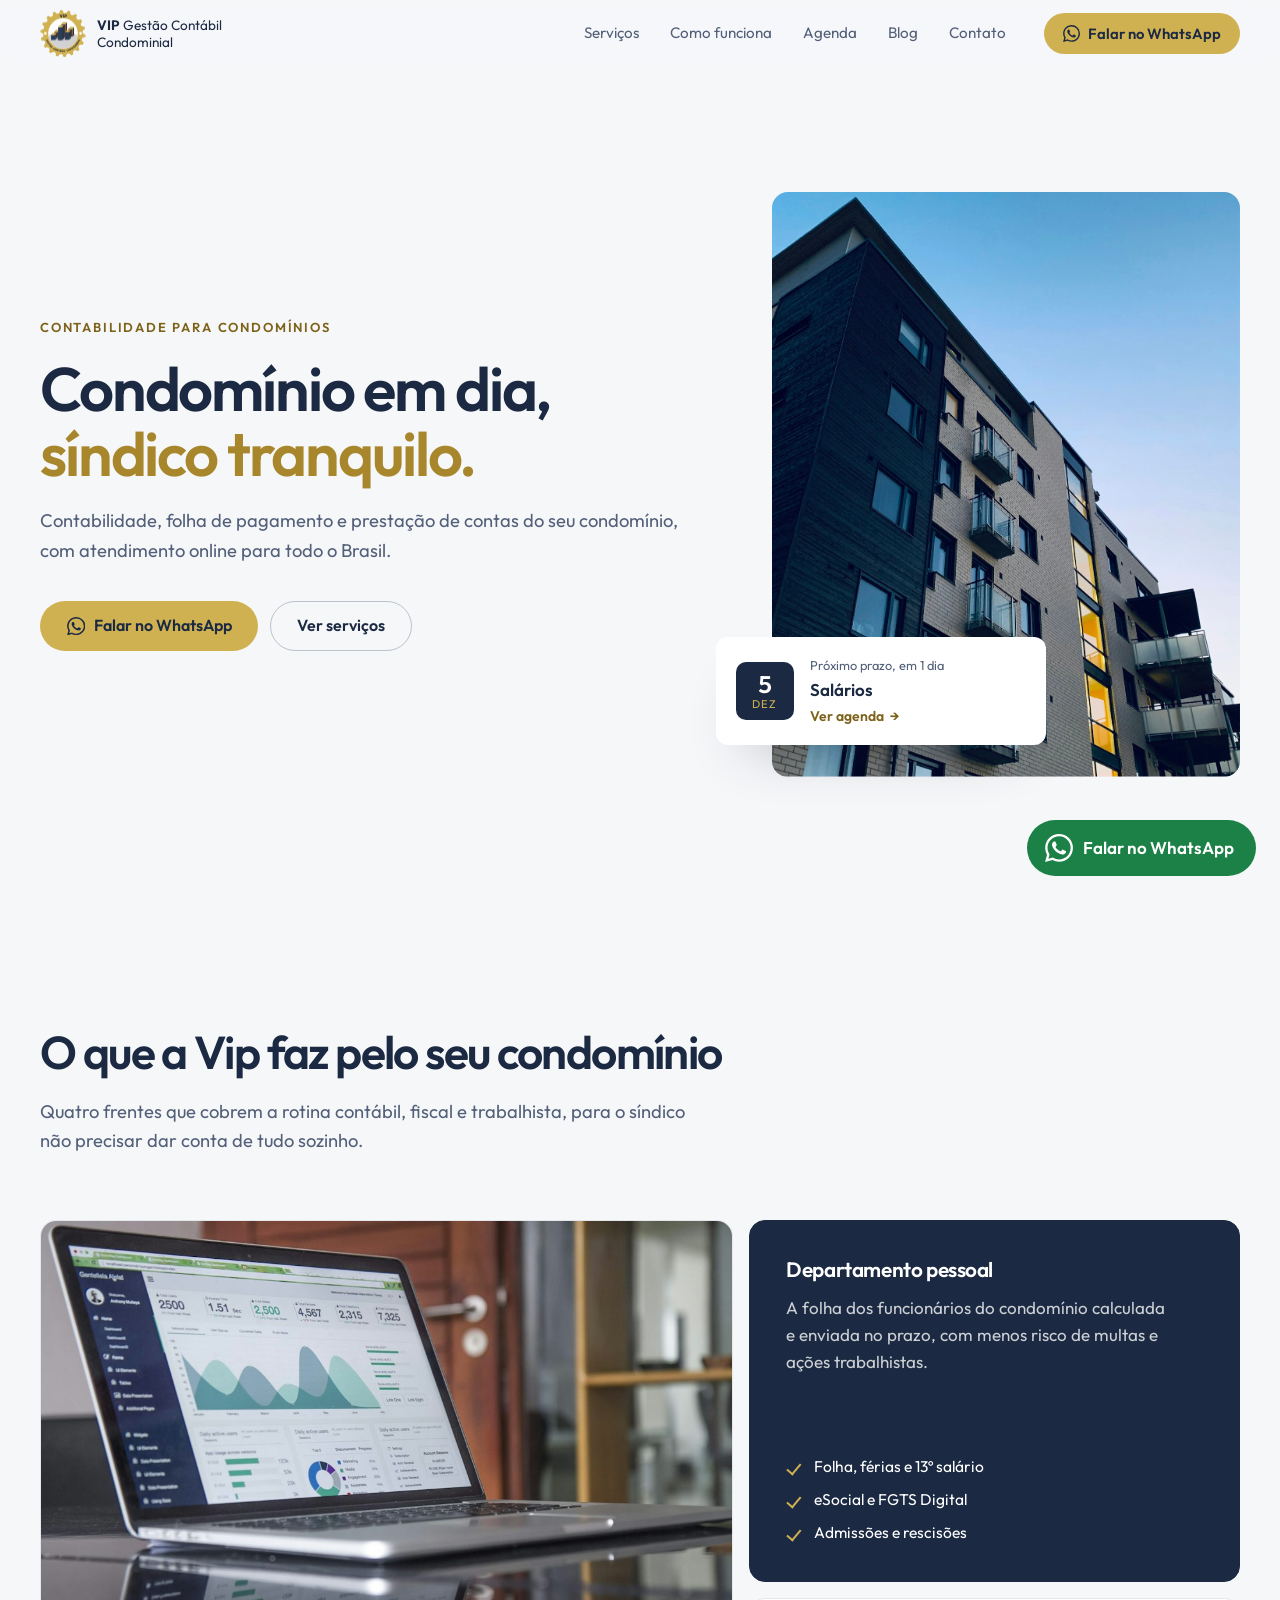
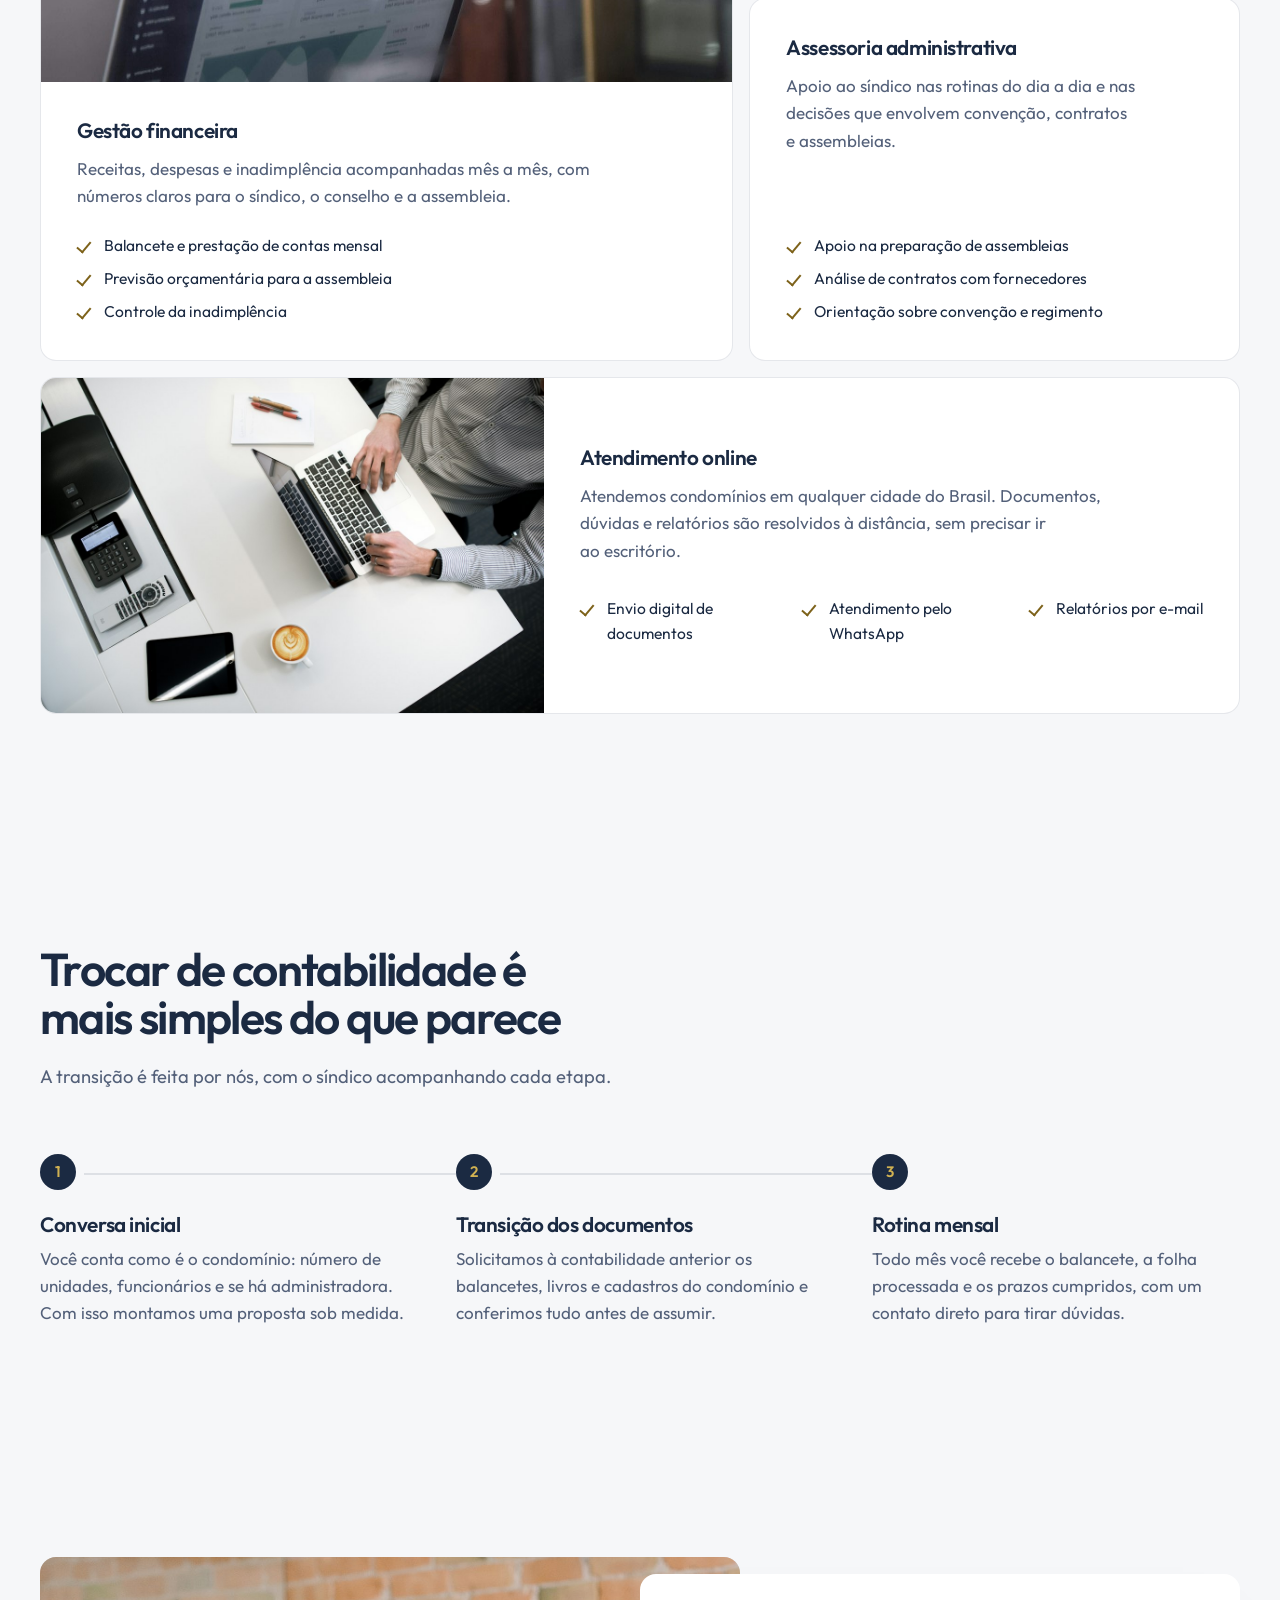
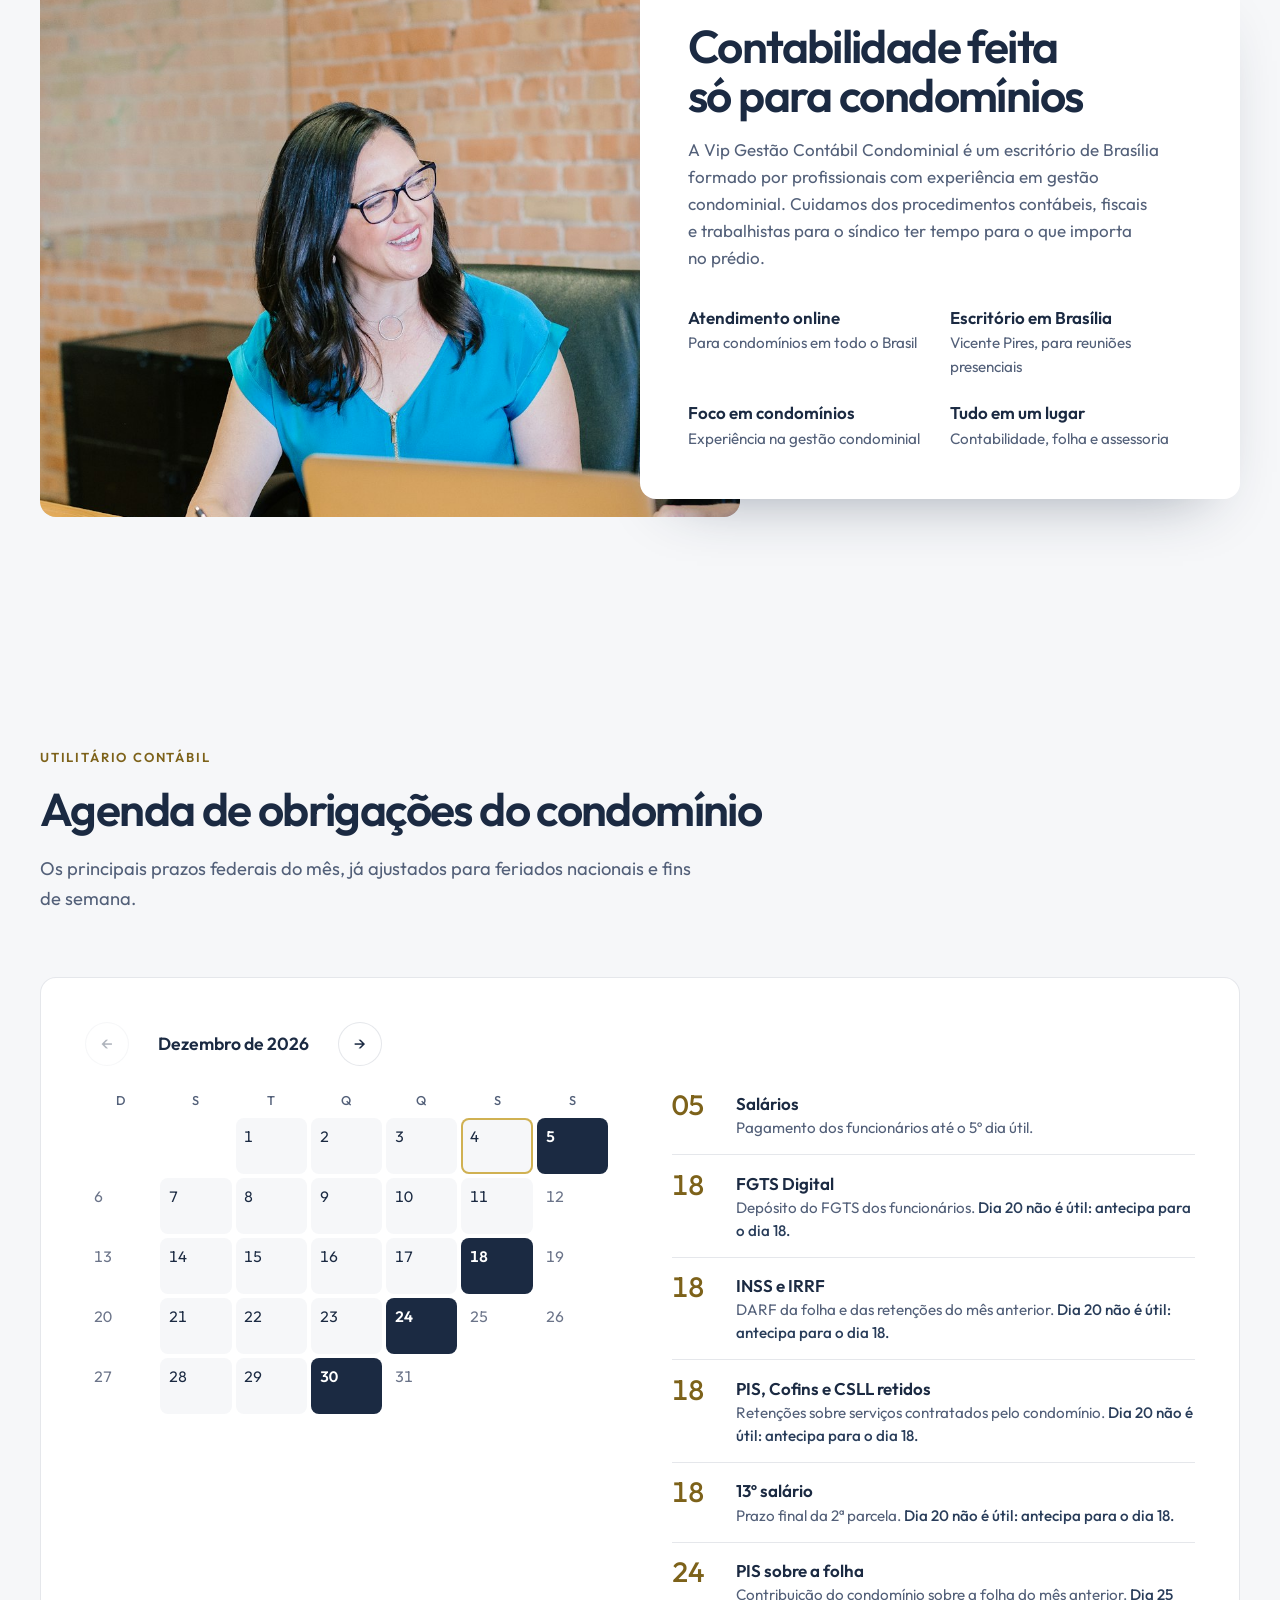
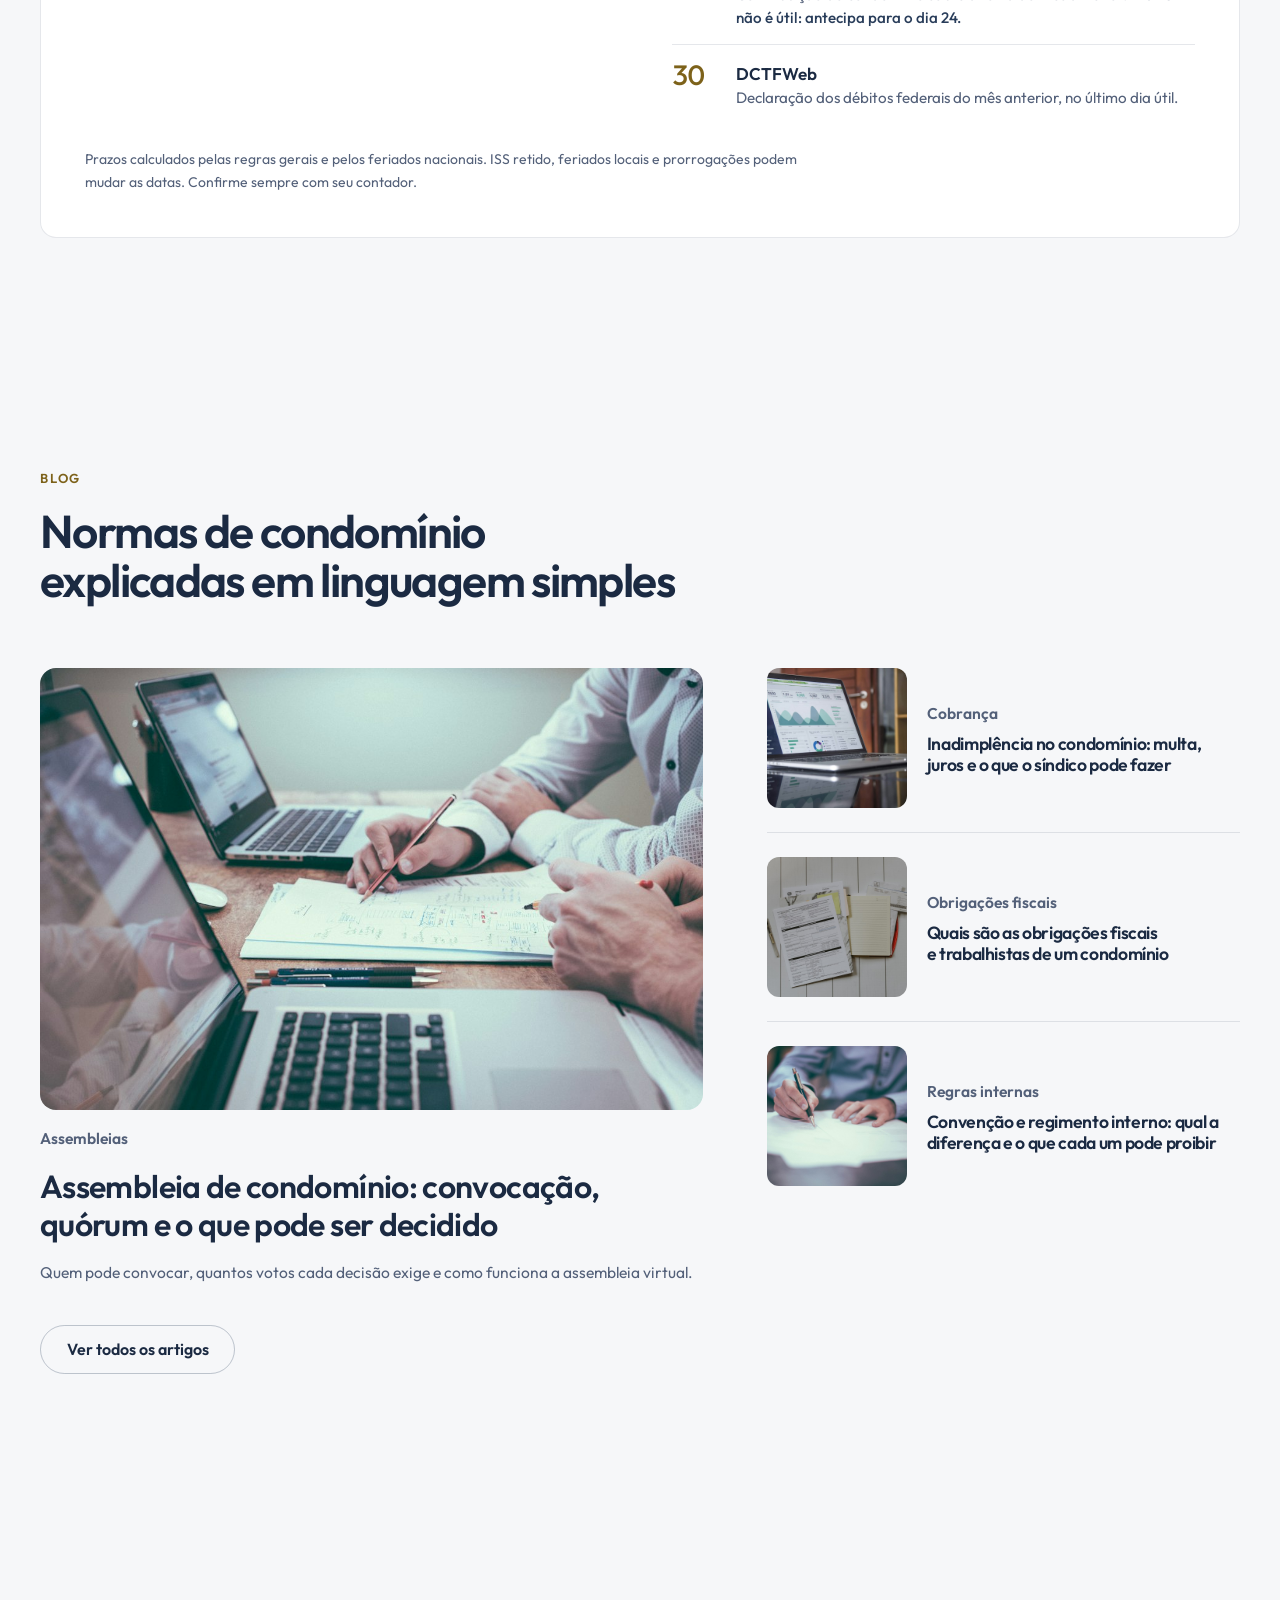
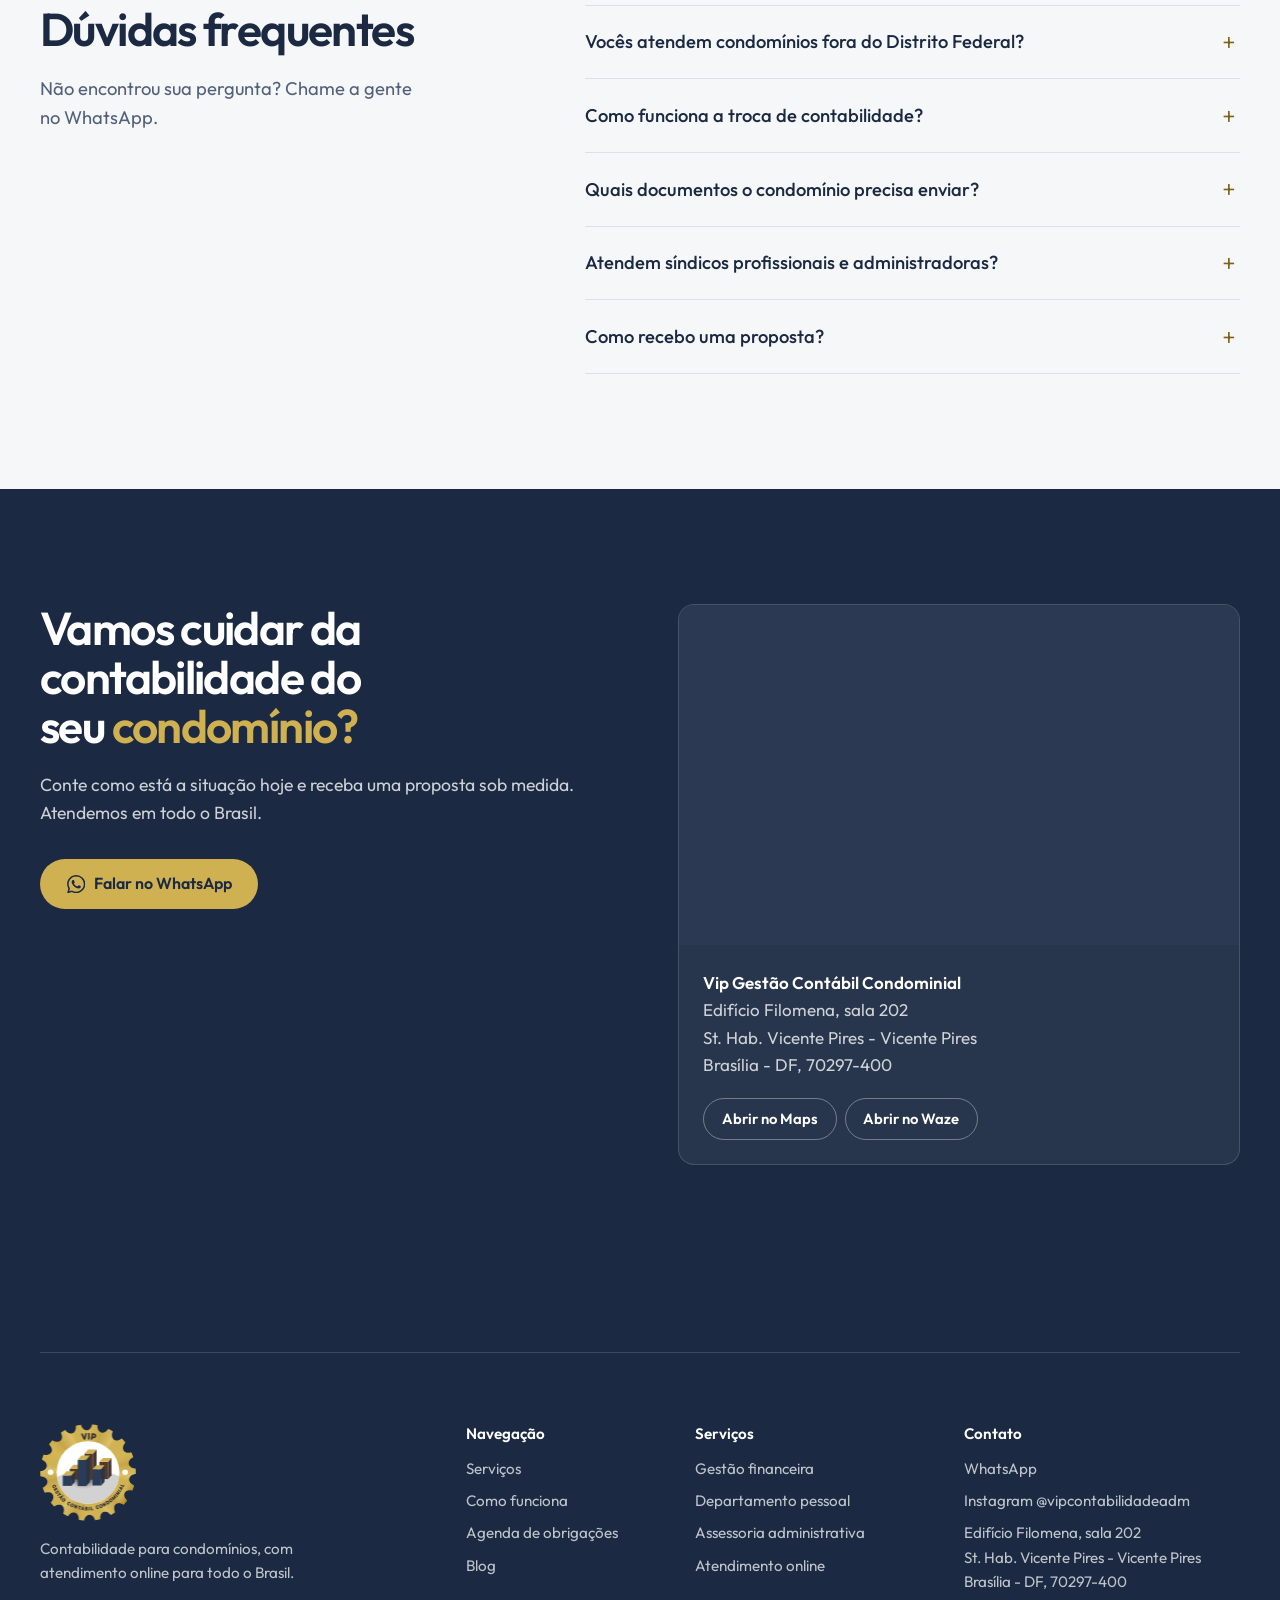
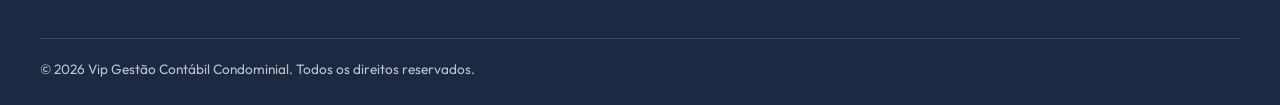
<file: index.html>
<!DOCTYPE html>
<html lang="pt-BR">
  <head>
    <meta charset="UTF-8" />
    <meta name="viewport" content="width=device-width, initial-scale=1.0" />
    <title>Vip Gestão Contábil Condominial | Contabilidade para condomínios</title>
    <meta name="description" content="Contabilidade, folha de pagamento e prestação de contas para condomínios, com atendimento online para todo o Brasil. Escritório em Brasília - DF." />
    <meta name="theme-color" content="#F6F7F9" />
    <meta property="og:type" content="website" />
    <meta property="og:site_name" content="Vip Gestão Contábil Condominial" />
    <meta property="og:title" content="Vip Gestão Contábil Condominial" />
    <meta property="og:description" content="Contabilidade para condomínios, com atendimento online para todo o Brasil." />
    <meta property="og:locale" content="pt_BR" />
    <!-- Fotos: banco gratuito (Unsplash) como provisórias. Trocar pelas fotos reais quando houver. -->

    <link rel="icon" href="assets/logo-vip-180.png" />
    <link rel="apple-touch-icon" href="assets/logo-vip-180.png" />
    <link rel="preload" as="image" href="assets/hero-condominio.jpg" fetchpriority="high" />
    <link rel="preconnect" href="https://fonts.googleapis.com" />
    <link rel="preconnect" href="https://fonts.gstatic.com" crossorigin />
    <link href="https://fonts.googleapis.com/css2?family=Outfit:wght@300..700&display=swap" rel="stylesheet" />
    <link rel="stylesheet" href="styles.css" />
    <script>
      document.documentElement.classList.add("js");
      /* Intro com a logo: só na primeira página aberta da visita */
      try {
        if (!sessionStorage.getItem("vip-intro")) {
          var html = document.documentElement;
          html.classList.add("has-intro");
          sessionStorage.setItem("vip-intro", "1");
          var play = function () { html.classList.add("intro-play"); };
          document.addEventListener("DOMContentLoaded", function () {
            requestAnimationFrame(function () { requestAnimationFrame(play); });
          });
          setTimeout(play, 3000);
        }
      } catch (e) {}
    </script>
  </head>
  <body>
    <svg width="0" height="0" style="position:absolute" aria-hidden="true"><symbol id="i-wa" viewBox="0 0 24 24"><path fill="currentColor" d="M17.472 14.382c-.297-.149-1.758-.867-2.03-.967-.273-.099-.471-.148-.67.15-.197.297-.767.966-.94 1.164-.173.199-.347.223-.644.075-.297-.15-1.255-.463-2.39-1.475-.883-.788-1.48-1.761-1.653-2.059-.173-.297-.018-.458.13-.606.134-.133.298-.347.446-.52.149-.174.198-.298.298-.497.099-.198.05-.371-.025-.52-.075-.149-.669-1.612-.916-2.207-.242-.579-.487-.5-.669-.51-.173-.008-.371-.01-.57-.01-.198 0-.52.074-.792.372-.272.297-1.04 1.016-1.04 2.479 0 1.462 1.065 2.875 1.213 3.074.149.198 2.096 3.2 5.077 4.487.709.306 1.262.489 1.694.625.712.227 1.36.195 1.871.118.571-.085 1.758-.719 2.006-1.413.248-.694.248-1.289.173-1.413-.074-.124-.272-.198-.57-.347m-5.421 7.403h-.004a9.87 9.87 0 01-5.031-1.378l-.361-.214-3.741.982.998-3.648-.235-.374a9.86 9.86 0 01-1.51-5.26c.001-5.45 4.436-9.884 9.888-9.884 2.64 0 5.122 1.03 6.988 2.898a9.825 9.825 0 012.893 6.994c-.003 5.45-4.437 9.884-9.885 9.884m8.413-18.297A11.815 11.815 0 0012.05 0C5.495 0 .16 5.335.157 11.892c0 2.096.547 4.142 1.588 5.945L.057 24l6.305-1.654a11.882 11.882 0 005.683 1.448h.005c6.554 0 11.89-5.335 11.893-11.893a11.821 11.821 0 00-3.48-8.413Z"/></symbol></svg>

    <div class="intro" aria-hidden="true">
      <div class="logo-anim"><img src="assets/logo-vip.png" alt="" width="505" height="512" /></div>
      <span class="intro__line"></span>
      <p>Mais tranquilidade ao seu <em>dia a dia</em></p>
    </div>

    <a class="skip-link" href="#conteudo-principal">Pular para o conteúdo</a>

    <header class="header" id="topo">
      <div class="wrap header__inner">
        <a href="#topo" class="logo" aria-label="Vip Gestão Contábil Condominial, voltar ao início">
          <span class="logo-anim"><img src="assets/logo-vip.png" alt="" width="505" height="512" /></span>
          <span class="logo__txt"><strong>VIP</strong> Gestão Contábil<br />Condominial</span>
        </a>

        <nav class="nav" id="nav" aria-label="Principal">
          <ul>
            <li><a href="#servicos">Serviços</a></li>
            <li><a href="#como-funciona">Como funciona</a></li>
            <li><a href="#utilitario">Agenda</a></li>
            <li><a href="blog/index.html">Blog</a></li>
            <li><a href="#contato">Contato</a></li>
          </ul>
        </nav>

        <a href="#contato" data-wa="Olá! Vim pelo site e gostaria de falar com a Vip Gestão Contábil Condominial." class="btn btn--gold btn--sm header__cta"><svg class="ico" aria-hidden="true"><use href="#i-wa"></use></svg>Falar no WhatsApp</a>

        <button class="nav__toggle" id="navToggle" type="button" aria-expanded="false" aria-controls="nav" aria-label="Abrir menu de navegação">
          <span></span>
        </button>
      </div>
    </header>

    <main id="conteudo-principal">
      <!-- HERO -->
      <section class="hero" aria-label="Apresentação">
        <div class="wrap hero__grid">
          <div>
            <p class="eyebrow enter" style="--i: 0">Contabilidade para condomínios</p>
            <h1 class="enter" style="--i: 1">Condomínio em dia, <span class="hl">síndico tranquilo.</span></h1>
            <p class="lede enter" style="--i: 2">Contabilidade, folha de pagamento e prestação de contas do seu condomínio, com atendimento online para todo o Brasil.</p>
            <div class="hero__actions enter" style="--i: 3">
              <a href="#contato" data-wa="Olá! Vim pelo site e gostaria de falar sobre a contabilidade do meu condomínio." class="btn btn--gold"><svg class="ico" aria-hidden="true"><use href="#i-wa"></use></svg>Falar no WhatsApp</a>
              <a href="#servicos" class="btn btn--line">Ver serviços</a>
            </div>
          </div>

          <div class="hero__media">
            <figure class="hero__photo">
              <img src="assets/hero-condominio.jpg" alt="Fachada de um prédio residencial visto de baixo, com céu azul" width="1500" height="1500" fetchpriority="high" decoding="async" />
            </figure>
            <a class="prazo enter" style="--i: 4" href="#utilitario" id="prazo" hidden>
              <span class="prazo__dia" aria-hidden="true"><b id="prazoDia"></b><small id="prazoMes"></small></span>
              <span class="prazo__rot" id="prazoRot">Próximo prazo do condomínio</span>
              <strong class="prazo__nome" id="prazoNome"></strong>
              <span class="more">Ver agenda <span aria-hidden="true">→</span></span>
            </a>
          </div>
        </div>
      </section>

      <!-- SERVIÇOS -->
      <section class="section" id="servicos">
        <div class="wrap">
          <header class="head reveal">
            <h2>O que a Vip faz pelo seu condomínio</h2>
            <p class="lede">Quatro frentes que cobrem a rotina contábil, fiscal e trabalhista, para o síndico não precisar dar conta de tudo sozinho.</p>
          </header>

          <div class="bento">
            <article class="bento__item bento__item--a reveal">
              <div class="bento__img"><img src="assets/gestao-financeira.jpg" alt="" width="1080" height="720" loading="lazy" decoding="async" /></div>
              <div class="bento__body">
                <h3>Gestão financeira</h3>
                <p>Receitas, despesas e inadimplência acompanhadas mês a mês, com números claros para o síndico, o conselho e a assembleia.</p>
                <ul class="inclui">
                  <li>Balancete e prestação de contas mensal</li>
                  <li>Previsão orçamentária para a assembleia</li>
                  <li>Controle da inadimplência</li>
                </ul>
              </div>
            </article>

            <article class="bento__item bento__item--b bento__item--navy reveal">
              <div class="bento__body">
                <h3>Departamento pessoal</h3>
                <p>A folha dos funcionários do condomínio calculada e enviada no prazo, com menos risco de multas e ações trabalhistas.</p>
                <ul class="inclui">
                  <li>Folha, férias e 13º salário</li>
                  <li>eSocial e FGTS Digital</li>
                  <li>Admissões e rescisões</li>
                </ul>
              </div>
            </article>

            <article class="bento__item bento__item--c reveal">
              <div class="bento__body">
                <h3>Assessoria administrativa</h3>
                <p>Apoio ao síndico nas rotinas do dia a dia e nas decisões que envolvem convenção, contratos e assembleias.</p>
                <ul class="inclui">
                  <li>Apoio na preparação de assembleias</li>
                  <li>Análise de contratos com fornecedores</li>
                  <li>Orientação sobre convenção e regimento</li>
                </ul>
              </div>
            </article>

            <article class="bento__item bento__item--d reveal">
              <div class="bento__img"><img src="assets/facilidade-online.jpg" alt="" width="1080" height="720" loading="lazy" decoding="async" /></div>
              <div class="bento__body">
                <h3>Atendimento online</h3>
                <p>Atendemos condomínios em qualquer cidade do Brasil. Documentos, dúvidas e relatórios são resolvidos à distância, sem precisar ir ao escritório.</p>
                <ul class="inclui">
                  <li>Envio digital de documentos</li>
                  <li>Atendimento pelo WhatsApp</li>
                  <li>Relatórios por e-mail</li>
                </ul>
              </div>
            </article>
          </div>
        </div>
      </section>

      <!-- COMO FUNCIONA -->
      <section class="section" id="como-funciona">
        <div class="wrap">
          <header class="head reveal">
            <h2>Trocar de contabilidade é mais simples do que parece</h2>
            <p class="lede">A transição é feita por nós, com o síndico acompanhando cada etapa.</p>
          </header>
          <ol class="passos">
            <li class="reveal">
              <h3>Conversa inicial</h3>
              <p>Você conta como é o condomínio: número de unidades, funcionários e se há administradora. Com isso montamos uma proposta sob medida.</p>
            </li>
            <li class="reveal">
              <h3>Transição dos documentos</h3>
              <p>Solicitamos à contabilidade anterior os balancetes, livros e cadastros do condomínio e conferimos tudo antes de assumir.</p>
            </li>
            <li class="reveal">
              <h3>Rotina mensal</h3>
              <p>Todo mês você recebe o balancete, a folha processada e os prazos cumpridos, com um contato direto para tirar dúvidas.</p>
            </li>
          </ol>
        </div>
      </section>

      <!-- SOBRE -->
      <section class="section" id="sobre">
        <div class="wrap sobre">
          <figure class="sobre__foto reveal">
            <img src="assets/sobre-atendimento.jpg" alt="Profissional sorrindo durante atendimento, com notebook e bloco de anotações" width="1040" height="1300" loading="lazy" decoding="async" />
          </figure>
          <div class="sobre__painel reveal">
            <h2>Contabilidade feita só para condomínios</h2>
            <p>A Vip Gestão Contábil Condominial é um escritório de Brasília formado por profissionais com experiência em gestão condominial. Cuidamos dos procedimentos contábeis, fiscais e trabalhistas para o síndico ter tempo para o que importa no prédio.</p>
            <dl class="fatos">
              <div><dt>Atendimento online</dt><dd>Para condomínios em todo o Brasil</dd></div>
              <div><dt>Escritório em Brasília</dt><dd>Vicente Pires, para reuniões presenciais</dd></div>
              <div><dt>Foco em condomínios</dt><dd>Experiência na gestão condominial</dd></div>
              <div><dt>Tudo em um lugar</dt><dd>Contabilidade, folha e assessoria</dd></div>
            </dl>
          </div>
        </div>
      </section>

      <!-- AGENDA -->
      <section class="section" id="utilitario">
        <div class="wrap">
          <header class="head reveal">
            <p class="eyebrow">Utilitário contábil</p>
            <h2>Agenda de obrigações do condomínio</h2>
            <p class="lede">Os principais prazos federais do mês, já ajustados para feriados nacionais e fins de semana.</p>
          </header>
          <div class="agenda reveal">
            <div class="mes">
              <button type="button" class="round" id="mesAnt" aria-label="Mês anterior">←</button>
              <strong id="mesNome" aria-live="polite"></strong>
              <button type="button" class="round" id="mesProx" aria-label="Próximo mês">→</button>
            </div>
            <div class="cal">
              <div class="cal__g" id="calGrade" aria-hidden="true"></div>
              <ol class="cal__l" id="calLista"></ol>
            </div>
            <p class="nota">Prazos calculados pelas regras gerais e pelos feriados nacionais. ISS retido, feriados locais e prorrogações podem mudar as datas. Confirme sempre com seu contador.</p>
          </div>
        </div>
      </section>

      <!-- BLOG -->
      <section class="section" id="blog">
        <div class="wrap">
          <header class="head reveal">
            <p class="eyebrow">Blog</p>
            <h2>Normas de condomínio explicadas em linguagem simples</h2>
          </header>

          <div class="posts posts--home">
            <a class="post post--grande reveal" href="blog/assembleias-e-quoruns.html">
              <div class="post__img"><img src="assets/assessoria-administrativa.jpg" alt="" width="1080" height="720" loading="lazy" decoding="async" /></div>
              <p class="post__cat">Assembleias</p>
              <h3>Assembleia de condomínio: convocação, quórum e o que pode ser decidido</h3>
              <p>Quem pode convocar, quantos votos cada decisão exige e como funciona a assembleia virtual.</p>
            </a>
            <div class="posts__lado">
              <a class="post post--linha reveal" href="blog/inadimplencia-multas-condominio.html">
                <div class="post__img"><img src="assets/gestao-financeira.jpg" alt="" width="1080" height="720" loading="lazy" decoding="async" /></div>
                <div><p class="post__cat">Cobrança</p><h3>Inadimplência no condomínio: multa, juros e o que o síndico pode fazer</h3></div>
              </a>
              <a class="post post--linha reveal" href="blog/obrigacoes-fiscais-condominio.html">
                <div class="post__img"><img src="assets/artigo-obrigacoes.jpg" alt="" width="1080" height="720" loading="lazy" decoding="async" /></div>
                <div><p class="post__cat">Obrigações fiscais</p><h3>Quais são as obrigações fiscais e trabalhistas de um condomínio</h3></div>
              </a>
              <a class="post post--linha reveal" href="blog/convencao-x-regimento-interno.html">
                <div class="post__img"><img src="assets/departamento-pessoal.jpg" alt="" width="1080" height="720" loading="lazy" decoding="async" /></div>
                <div><p class="post__cat">Regras internas</p><h3>Convenção e regimento interno: qual a diferença e o que cada um pode proibir</h3></div>
              </a>
            </div>
          </div>
          <p class="posts__fim reveal"><a class="btn btn--line" href="blog/index.html">Ver todos os artigos</a></p>
        </div>
      </section>

      <!-- DÚVIDAS -->
      <section class="section" id="duvidas">
        <div class="wrap duvidas">
          <div class="duvidas__intro reveal">
            <h2>Dúvidas frequentes</h2>
            <p class="lede">Não encontrou sua pergunta? Chame a gente no WhatsApp.</p>
          </div>
          <div class="duvidas__lista reveal">
            <details>
              <summary>Vocês atendem condomínios fora do Distrito Federal?</summary>
              <p>Sim. O atendimento é online, então atendemos condomínios em qualquer cidade do Brasil. O escritório fica em Vicente Pires, Brasília, para quem preferir uma reunião presencial.</p>
            </details>
            <details>
              <summary>Como funciona a troca de contabilidade?</summary>
              <p>Depois de aprovada a proposta, solicitamos à contabilidade anterior os documentos do condomínio e conferimos tudo antes de assumir a rotina. O síndico é orientado em cada etapa.</p>
            </details>
            <details>
              <summary>Quais documentos o condomínio precisa enviar?</summary>
              <p>Em geral: convenção e regimento interno, ata de eleição do síndico, cartão CNPJ, contratos com fornecedores, dados dos funcionários e os últimos balancetes. A lista completa é passada na primeira conversa.</p>
            </details>
            <details>
              <summary>Atendem síndicos profissionais e administradoras?</summary>
              <p>Sim. Trabalhamos com síndicos moradores, síndicos profissionais e administradoras que precisam de uma contabilidade especializada em condomínios.</p>
            </details>
            <details>
              <summary>Como recebo uma proposta?</summary>
              <p>Chame no WhatsApp e informe o número de unidades e de funcionários do condomínio. Com esses dados, montamos uma proposta sob medida.</p>
            </details>
          </div>
        </div>
      </section>
    </main>

    <!-- FECHAMENTO -->
    <div class="dark">
      <section class="section" id="contato" aria-labelledby="contato-t">
        <div class="wrap contato">
          <div class="contato__txt reveal">
            <h2 id="contato-t">Vamos cuidar da contabilidade do seu <span class="hl">condomínio?</span></h2>
            <p>Conte como está a situação hoje e receba uma proposta sob medida. Atendemos em todo o Brasil.</p>
            <a href="#contato" data-wa="Olá! Vim pelo site e gostaria de uma proposta para o meu condomínio." class="btn btn--gold"><svg class="ico" aria-hidden="true"><use href="#i-wa"></use></svg>Falar no WhatsApp</a>
          </div>

          <div class="local reveal" id="endereco">
            <iframe
              src="https://www.google.com/maps?q=-15.814297,-48.015783&amp;z=16&amp;hl=pt-BR&amp;output=embed"
              title="Mapa com a localização da Vip Gestão Contábil Condominial"
              loading="lazy"
              allowfullscreen
              referrerpolicy="no-referrer-when-downgrade"
            ></iframe>
            <div class="local__info">
              <address>
                <strong>Vip Gestão Contábil Condominial</strong><br />
                <span id="enderecoTxt">Edifício Filomena, sala 202<br />St. Hab. Vicente Pires - Vicente Pires<br />Brasília - DF, 70297-400</span>
              </address>
              <div class="local__actions">
                <a href="https://www.google.com/maps/search/?api=1&amp;query=-15.814297%2C-48.015783" target="_blank" rel="noopener noreferrer" class="btn btn--line btn--sm">Abrir no Maps</a>
                <a href="https://waze.com/ul?ll=-15.814297%2C-48.015783&amp;navigate=yes" target="_blank" rel="noopener noreferrer" class="btn btn--line btn--sm">Abrir no Waze</a>
              </div>
            </div>
          </div>
        </div>
      </section>

      <footer class="footer">
        <div class="wrap">
          <div class="footer__grid">
            <div>
              <div class="logo-anim footer__logo"><img src="assets/logo-vip.png" alt="Vip Gestão Contábil Condominial" width="505" height="512" loading="lazy" /></div>
              <p>Contabilidade para condomínios, com atendimento online para todo o Brasil.</p>
            </div>
            <div>
              <h3>Navegação</h3>
              <ul>
                <li><a href="#servicos">Serviços</a></li>
                <li><a href="#como-funciona">Como funciona</a></li>
                <li><a href="#utilitario">Agenda de obrigações</a></li>
                <li><a href="blog/index.html">Blog</a></li>
              </ul>
            </div>
            <div>
              <h3>Serviços</h3>
              <ul>
                <li><a href="#servicos">Gestão financeira</a></li>
                <li><a href="#servicos">Departamento pessoal</a></li>
                <li><a href="#servicos">Assessoria administrativa</a></li>
                <li><a href="#servicos">Atendimento online</a></li>
              </ul>
            </div>
            <div>
              <h3>Contato</h3>
              <ul id="dados">
                <li><a href="#contato" data-wa="Olá! Vim pelo site e gostaria de falar com a Vip Gestão Contábil Condominial.">WhatsApp</a></li>
              </ul>
            </div>
          </div>
          <div class="footer__bottom">
            <span>© <span id="anoAtual">2026</span> Vip Gestão Contábil Condominial. Todos os direitos reservados.</span>
            <span id="legal"></span>
            <a href="#contato" data-url="privacidade" id="privacidade" hidden>Política de Privacidade</a>
          </div>
        </div>
      </footer>
    </div>

    <a href="#contato" data-wa="Olá! Vim pelo site e gostaria de falar com a Vip Gestão Contábil Condominial." class="whatsapp-float" aria-label="Falar no WhatsApp">
      <svg class="ico" aria-hidden="true"><use href="#i-wa"></use></svg>
      <span class="whatsapp-float__label" aria-hidden="true">Falar no WhatsApp</span>
    </a>

    <script src="logo-animada.js"></script>
    <script src="config.js"></script>
    <script src="script.js"></script>
  </body>
</html>
</file>
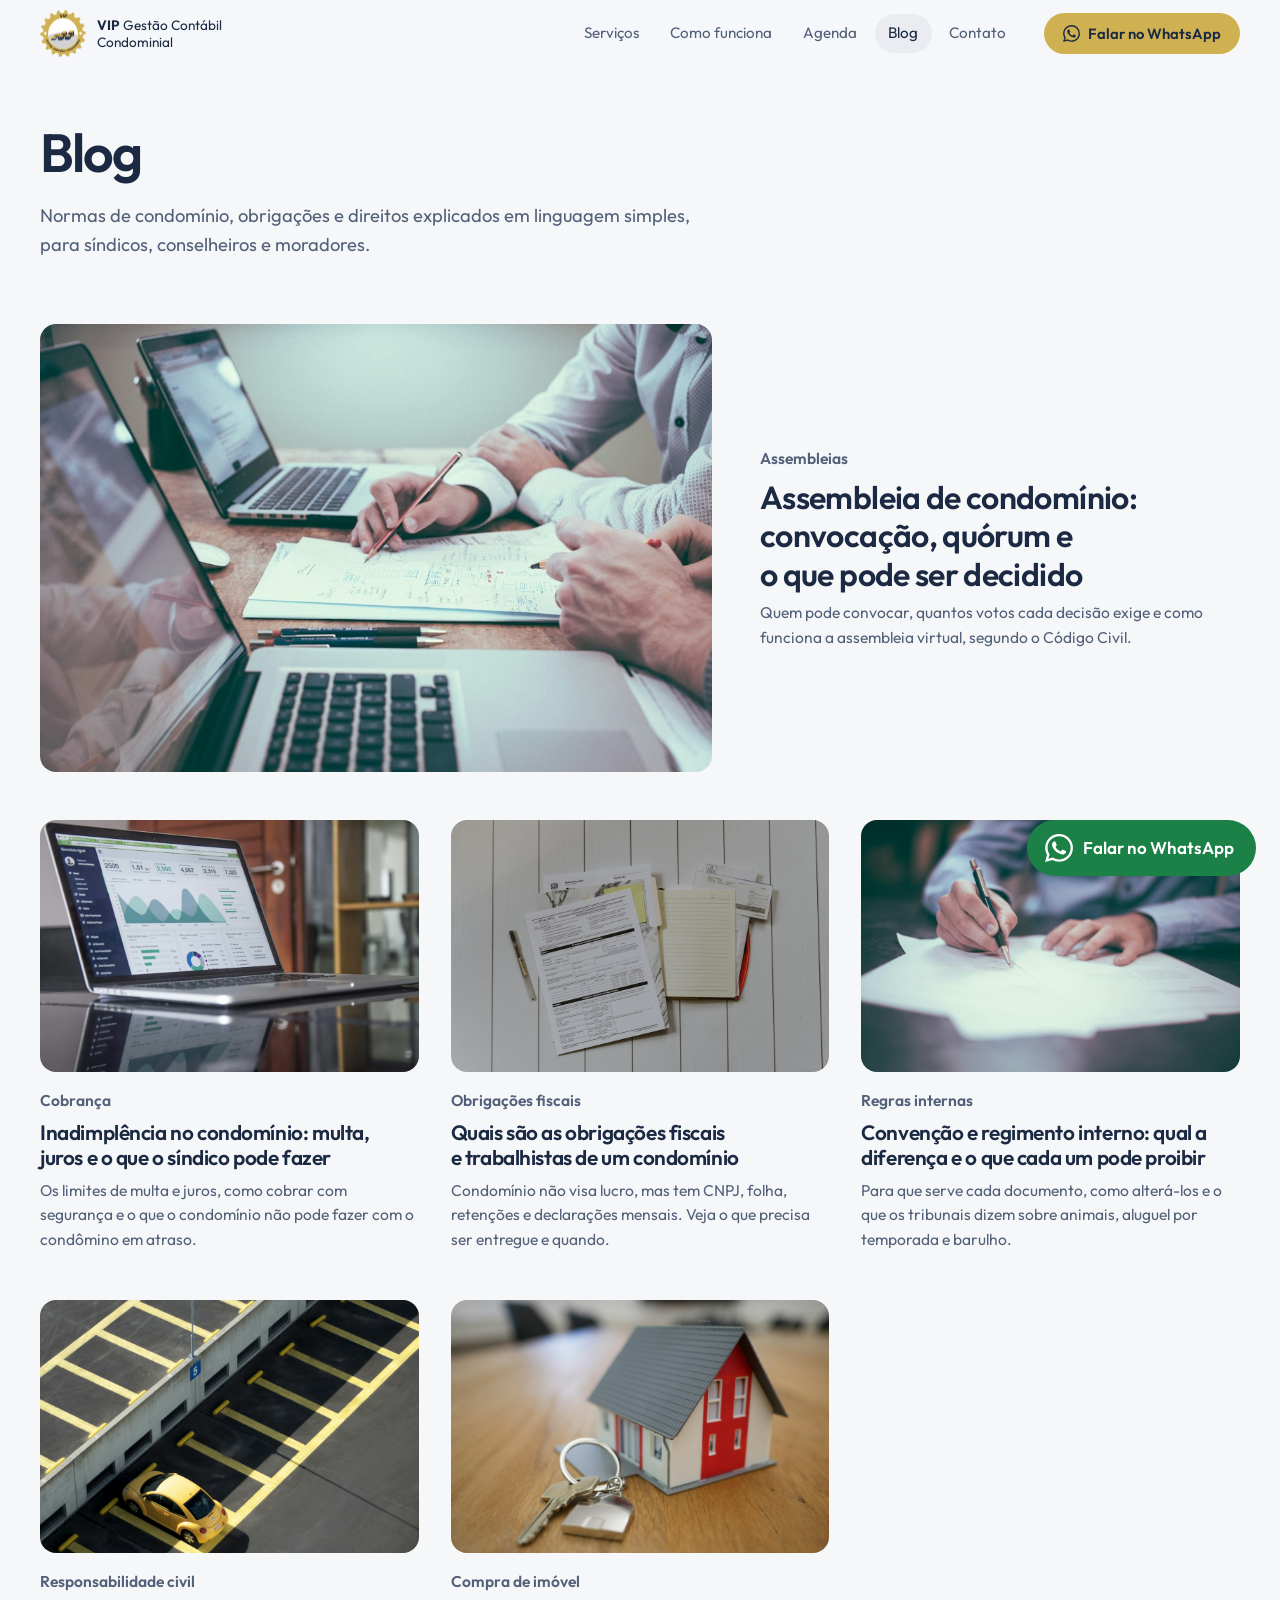
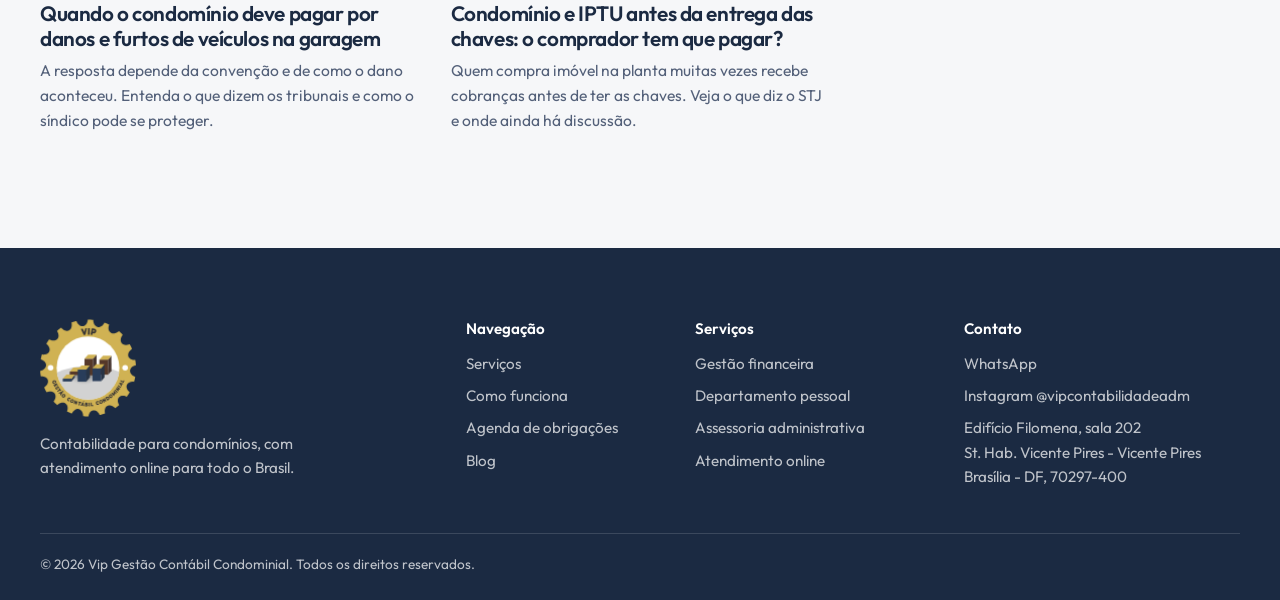
<file: blog/index.html>
<!DOCTYPE html>
<html lang="pt-BR">
  <head>
    <meta charset="UTF-8" />
    <meta name="viewport" content="width=device-width, initial-scale=1.0" />
    <title>Blog | Vip Gestão Contábil Condominial</title>
    <meta name="description" content="Artigos sobre normas de condomínio, assembleias, inadimplência, obrigações fiscais e direitos de síndicos e moradores." />
    <meta name="theme-color" content="#F6F7F9" />
    <meta property="og:type" content="article" />
    <meta property="og:site_name" content="Vip Gestão Contábil Condominial" />
    <meta property="og:title" content="Blog | Vip Gestão Contábil Condominial" />
    <meta property="og:description" content="Artigos sobre normas de condomínio, assembleias, inadimplência, obrigações fiscais e direitos de síndicos e moradores." />
    <meta property="og:locale" content="pt_BR" />

    <link rel="icon" href="../assets/logo-vip-180.png" />
    <link rel="apple-touch-icon" href="../assets/logo-vip-180.png" />
    <link rel="preconnect" href="https://fonts.googleapis.com" />
    <link rel="preconnect" href="https://fonts.gstatic.com" crossorigin />
    <link href="https://fonts.googleapis.com/css2?family=Outfit:wght@300..700&display=swap" rel="stylesheet" />
    <link rel="stylesheet" href="../styles.css" />
    <script>document.documentElement.classList.add("js");</script>
  </head>
  <body class="pagina-blog">
    <svg width="0" height="0" style="position:absolute" aria-hidden="true"><symbol id="i-wa" viewBox="0 0 24 24"><path fill="currentColor" d="M17.472 14.382c-.297-.149-1.758-.867-2.03-.967-.273-.099-.471-.148-.67.15-.197.297-.767.966-.94 1.164-.173.199-.347.223-.644.075-.297-.15-1.255-.463-2.39-1.475-.883-.788-1.48-1.761-1.653-2.059-.173-.297-.018-.458.13-.606.134-.133.298-.347.446-.52.149-.174.198-.298.298-.497.099-.198.05-.371-.025-.52-.075-.149-.669-1.612-.916-2.207-.242-.579-.487-.5-.669-.51-.173-.008-.371-.01-.57-.01-.198 0-.52.074-.792.372-.272.297-1.04 1.016-1.04 2.479 0 1.462 1.065 2.875 1.213 3.074.149.198 2.096 3.2 5.077 4.487.709.306 1.262.489 1.694.625.712.227 1.36.195 1.871.118.571-.085 1.758-.719 2.006-1.413.248-.694.248-1.289.173-1.413-.074-.124-.272-.198-.57-.347m-5.421 7.403h-.004a9.87 9.87 0 01-5.031-1.378l-.361-.214-3.741.982.998-3.648-.235-.374a9.86 9.86 0 01-1.51-5.26c.001-5.45 4.436-9.884 9.888-9.884 2.64 0 5.122 1.03 6.988 2.898a9.825 9.825 0 012.893 6.994c-.003 5.45-4.437 9.884-9.885 9.884m8.413-18.297A11.815 11.815 0 0012.05 0C5.495 0 .16 5.335.157 11.892c0 2.096.547 4.142 1.588 5.945L.057 24l6.305-1.654a11.882 11.882 0 005.683 1.448h.005c6.554 0 11.89-5.335 11.893-11.893a11.821 11.821 0 00-3.48-8.413Z"/></symbol></svg>

    <a class="skip-link" href="#conteudo-principal">Pular para o conteúdo</a>

    <header class="header">
      <div class="wrap header__inner">
        <a href="../index.html" class="logo" aria-label="Vip Gestão Contábil Condominial, ir para a página inicial">
          <span class="logo-anim"><img src="../assets/logo-vip.png" alt="" width="505" height="512" /></span>
          <span class="logo__txt"><strong>VIP</strong> Gestão Contábil<br />Condominial</span>
        </a>

        <nav class="nav" id="nav" aria-label="Principal">
          <ul>
            <li><a href="../index.html#servicos">Serviços</a></li>
            <li><a href="../index.html#como-funciona">Como funciona</a></li>
            <li><a href="../index.html#utilitario">Agenda</a></li>
            <li><a href="index.html" aria-current="page">Blog</a></li>
            <li><a href="../index.html#contato">Contato</a></li>
          </ul>
        </nav>

        <a href="../index.html#contato" data-wa="Olá! Vim pelo blog e gostaria de falar com a Vip Gestão Contábil Condominial." class="btn btn--gold btn--sm header__cta"><svg class="ico" aria-hidden="true"><use href="#i-wa"></use></svg>Falar no WhatsApp</a>

        <button class="nav__toggle" id="navToggle" type="button" aria-expanded="false" aria-controls="nav" aria-label="Abrir menu de navegação">
          <span></span>
        </button>
      </div>
    </header>

    <main id="conteudo-principal" class="artigo">
      <div class="wrap">
        <header class="head">
          <h1>Blog</h1>
          <p class="lede">Normas de condomínio, obrigações e direitos explicados em linguagem simples, para síndicos, conselheiros e moradores.</p>
        </header>
        <div class="posts posts--lista">
            <a class="post post--grande reveal" href="assembleias-e-quoruns.html">
              <div class="post__img"><img src="../assets/assessoria-administrativa.jpg" alt="" width="1080" height="720" loading="lazy" decoding="async" /></div>
              <div>
              <p class="post__cat">Assembleias</p>
              <h3>Assembleia de condomínio: convocação, quórum e o que pode ser decidido</h3>
              <p>Quem pode convocar, quantos votos cada decisão exige e como funciona a assembleia virtual, segundo o Código Civil.</p>
              </div>
            </a>
            <a class="post reveal" href="inadimplencia-multas-condominio.html">
              <div class="post__img"><img src="../assets/gestao-financeira.jpg" alt="" width="1080" height="720" loading="lazy" decoding="async" /></div>
              <div>
              <p class="post__cat">Cobrança</p>
              <h3>Inadimplência no condomínio: multa, juros e o que o síndico pode fazer</h3>
              <p>Os limites de multa e juros, como cobrar com segurança e o que o condomínio não pode fazer com o condômino em atraso.</p>
              </div>
            </a>
            <a class="post reveal" href="obrigacoes-fiscais-condominio.html">
              <div class="post__img"><img src="../assets/artigo-obrigacoes.jpg" alt="" width="1080" height="720" loading="lazy" decoding="async" /></div>
              <div>
              <p class="post__cat">Obrigações fiscais</p>
              <h3>Quais são as obrigações fiscais e trabalhistas de um condomínio</h3>
              <p>Condomínio não visa lucro, mas tem CNPJ, folha, retenções e declarações mensais. Veja o que precisa ser entregue e quando.</p>
              </div>
            </a>
            <a class="post reveal" href="convencao-x-regimento-interno.html">
              <div class="post__img"><img src="../assets/departamento-pessoal.jpg" alt="" width="1080" height="720" loading="lazy" decoding="async" /></div>
              <div>
              <p class="post__cat">Regras internas</p>
              <h3>Convenção e regimento interno: qual a diferença e o que cada um pode proibir</h3>
              <p>Para que serve cada documento, como alterá-los e o que os tribunais dizem sobre animais, aluguel por temporada e barulho.</p>
              </div>
            </a>
            <a class="post reveal" href="danos-veiculos-garagem.html">
              <div class="post__img"><img src="../assets/artigo-garagem.jpg" alt="" width="1080" height="720" loading="lazy" decoding="async" /></div>
              <div>
              <p class="post__cat">Responsabilidade civil</p>
              <h3>Quando o condomínio deve pagar por danos e furtos de veículos na garagem</h3>
              <p>A resposta depende da convenção e de como o dano aconteceu. Entenda o que dizem os tribunais e como o síndico pode se proteger.</p>
              </div>
            </a>
            <a class="post reveal" href="condominio-iptu-antes-das-chaves.html">
              <div class="post__img"><img src="../assets/artigo-chaves.jpg" alt="" width="1080" height="720" loading="lazy" decoding="async" /></div>
              <div>
              <p class="post__cat">Compra de imóvel</p>
              <h3>Condomínio e IPTU antes da entrega das chaves: o comprador tem que pagar?</h3>
              <p>Quem compra imóvel na planta muitas vezes recebe cobranças antes de ter as chaves. Veja o que diz o STJ e onde ainda há discussão.</p>
              </div>
            </a>
        </div>
      </div>
    </main>

    <div class="dark">
      <footer class="footer">
        <div class="wrap">
          <div class="footer__grid">
            <div>
              <div class="logo-anim footer__logo"><img src="../assets/logo-vip.png" alt="Vip Gestão Contábil Condominial" width="505" height="512" loading="lazy" /></div>
              <p>Contabilidade para condomínios, com atendimento online para todo o Brasil.</p>
            </div>
            <div>
              <h3>Navegação</h3>
              <ul>
                <li><a href="../index.html#servicos">Serviços</a></li>
                <li><a href="../index.html#como-funciona">Como funciona</a></li>
                <li><a href="../index.html#utilitario">Agenda de obrigações</a></li>
                <li><a href="index.html">Blog</a></li>
              </ul>
            </div>
            <div>
              <h3>Serviços</h3>
              <ul>
                <li><a href="../index.html#servicos">Gestão financeira</a></li>
                <li><a href="../index.html#servicos">Departamento pessoal</a></li>
                <li><a href="../index.html#servicos">Assessoria administrativa</a></li>
                <li><a href="../index.html#servicos">Atendimento online</a></li>
              </ul>
            </div>
            <div>
              <h3>Contato</h3>
              <ul id="dados">
                <li><a href="../index.html#contato" data-wa="Olá! Vim pelo site e gostaria de falar com a Vip Gestão Contábil Condominial.">WhatsApp</a></li>
              </ul>
            </div>
          </div>
          <div class="footer__bottom">
            <span>© <span id="anoAtual">2026</span> Vip Gestão Contábil Condominial. Todos os direitos reservados.</span>
            <span id="legal"></span>
            <a href="../index.html#contato" data-url="privacidade" id="privacidade" hidden>Política de Privacidade</a>
          </div>
        </div>
      </footer>
    </div>

    <a href="../index.html#contato" data-wa="Olá! Vim pelo blog e gostaria de falar com a Vip Gestão Contábil Condominial." class="whatsapp-float" aria-label="Falar no WhatsApp">
      <svg class="ico" aria-hidden="true"><use href="#i-wa"></use></svg>
      <span class="whatsapp-float__label" aria-hidden="true">Falar no WhatsApp</span>
    </a>

    <script src="../logo-animada.js"></script>
    <script src="../config.js"></script>
    <script src="../script.js"></script>
  </body>
</html>
</file>
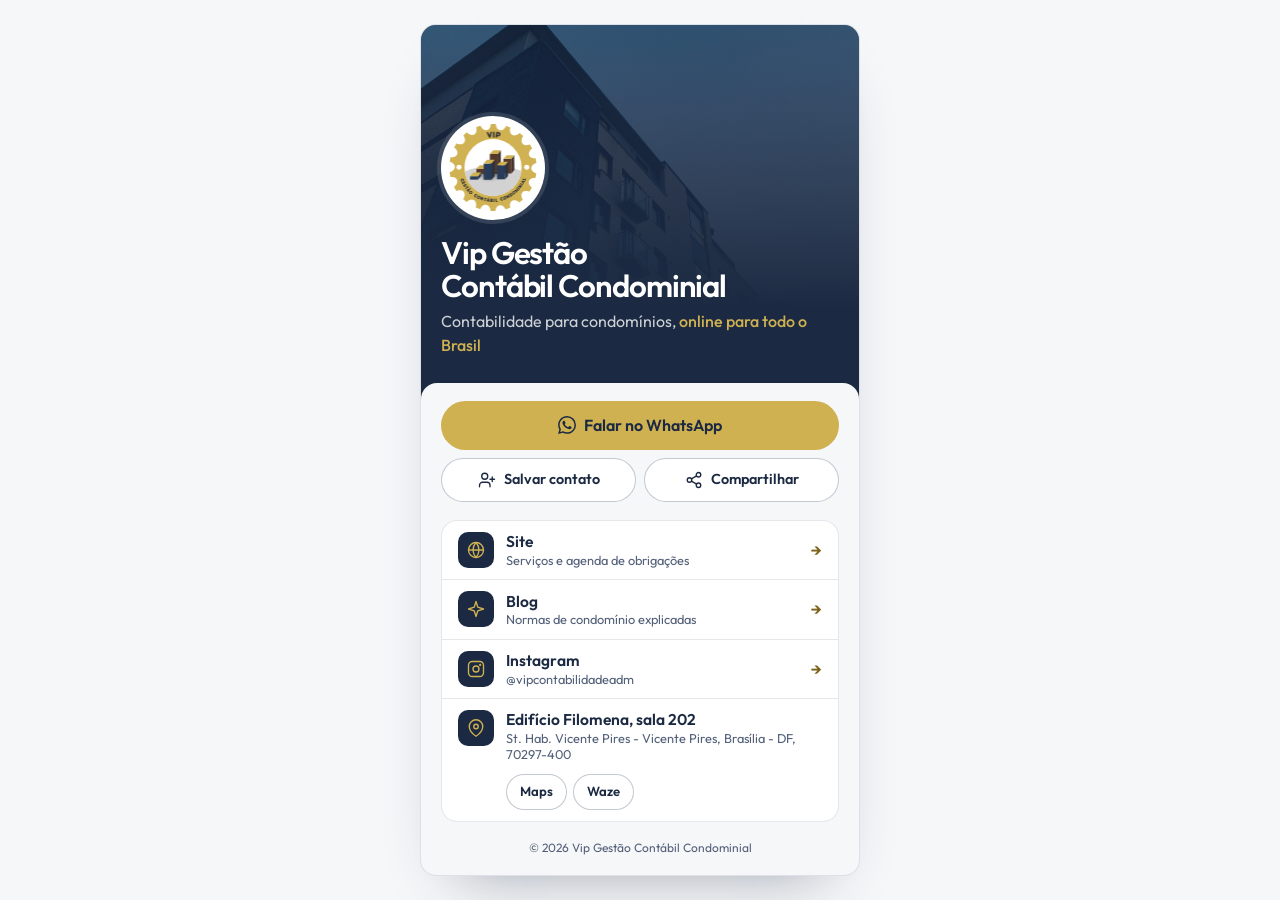
<file: smart-card.html>
<!DOCTYPE html>
<html lang="pt-BR">
  <head>
    <meta charset="UTF-8" />
    <meta name="viewport" content="width=device-width, initial-scale=1.0, viewport-fit=cover" />
    <title>Vip Gestão Contábil Condominial | Cartão digital</title>
    <meta name="description" content="Cartão digital da Vip Gestão Contábil Condominial. Fale pelo WhatsApp, salve o contato e veja como chegar ao escritório em Vicente Pires, Brasília." />
    <meta name="theme-color" content="#1b2a42" />

    <meta property="og:type" content="website" />
    <meta property="og:site_name" content="Vip Gestão Contábil Condominial" />
    <meta property="og:title" content="Vip Gestão Contábil Condominial | Cartão digital" />
    <meta property="og:description" content="Contabilidade para condomínios, com atendimento online para todo o Brasil." />
    <meta property="og:locale" content="pt_BR" />

    <link rel="icon" href="assets/logo-vip-180.png" />
    <link rel="apple-touch-icon" href="assets/logo-vip-180.png" />
    <link rel="preconnect" href="https://fonts.googleapis.com" />
    <link rel="preconnect" href="https://fonts.gstatic.com" crossorigin />
    <link href="https://fonts.googleapis.com/css2?family=Outfit:wght@300..700&display=swap" rel="stylesheet" />
    <style>
      /* ============================================================
         Vip Gestão Contábil Condominial: cartão digital
         Mesmo sistema visual do site (styles.css): azul + dourado,
         Outfit, raio 16px, botões em pílula.

         Tudo cabe em uma tela: o cartão tem a altura da tela e o topo
         azul (flex: 1) ocupa só o espaço que sobra do conteúdo.
         ============================================================ */
      :root {
        color-scheme: light;

        --bg: #f6f7f9;
        --surface: #ffffff;
        --navy: #293d5a;
        --navy-deep: #1b2a42;
        --ink: #1b2a42;
        --ink-soft: #536079;
        --line: rgb(41 61 90 / 0.12);
        --gold: #d0b152;
        --gold-hover: #dcc06a;
        --gold-ink: #7d621a;
        --shadow: 0 30px 60px -36px rgb(27 42 66 / 0.45);

        --font: "Outfit", ui-sans-serif, -apple-system, BlinkMacSystemFont, "Segoe UI", sans-serif;
        --r: 16px;
        --ease: cubic-bezier(0.16, 1, 0.3, 1);
        --gap: clamp(0.75rem, 2.2vh, 1.1rem);
        --pad-x: 1.25rem;
      }

      *, *::before, *::after { box-sizing: border-box; }
      * { margin: 0; padding: 0; }

      body {
        font-family: var(--font); font-size: 1rem; line-height: 1.5;
        color: var(--ink); background: var(--bg);
        -webkit-font-smoothing: antialiased; overflow-x: clip;
        display: flex; justify-content: center; align-items: center;
        min-height: 100vh; min-height: 100dvh;
      }

      img, svg { display: block; max-width: 100%; }
      a { color: inherit; text-decoration: none; }
      ul { list-style: none; }
      button { font: inherit; color: inherit; }
      [hidden] { display: none !important; }
      :focus-visible { outline: 2px solid var(--navy); outline-offset: 3px; border-radius: 4px; }
      .top :focus-visible { outline-color: var(--gold); }

      /* ---------- Cartão ---------- */
      .card {
        width: 100%; max-width: 440px; background: var(--bg);
        min-height: 100vh; min-height: 100dvh;
        display: flex; flex-direction: column;
        padding-bottom: env(safe-area-inset-bottom);
      }
      @media (min-width: 480px) {
        .card {
          min-height: min(100dvh - 3rem, 860px);
          border-radius: var(--r); overflow: hidden; box-shadow: var(--shadow); border: 1px solid var(--line);
        }
      }

      /* Topo azul com a foto ao fundo, logo e nome */
      .top {
        position: relative; flex: 1 1 auto; min-height: 220px; overflow: hidden;
        background: var(--navy-deep); color: #fff;
        display: flex; flex-direction: column; justify-content: flex-end; align-items: flex-start;
        padding: 1.5rem var(--pad-x) calc(var(--gap) + 1.75rem);
      }
      .top__foto { position: absolute; inset: 0; width: 100%; height: 100%; object-fit: cover; object-position: 60% 35%; opacity: 0.4; }
      .top::after {
        content: ""; position: absolute; inset: 0;
        background: linear-gradient(to top, var(--navy-deep) 25%, rgb(27 42 66 / 0.2));
      }
      .top > :not(img) { position: relative; z-index: 1; }
      .top__logo {
        --size: clamp(76px, 12vh, 104px);
        width: var(--size); height: var(--size); border-radius: 50%; background: var(--surface);
        display: grid; place-items: center; margin-bottom: 1rem;
        box-shadow: 0 0 0 4px rgb(255 255 255 / 0.12);
      }
      .logo-anim { display: block; position: relative; width: 84%; aspect-ratio: 1; }
      .logo-anim img { width: 100%; height: 100%; object-fit: contain; }
      .logo-anim.is-on img { visibility: hidden; }
      .logo-anim canvas { position: absolute; left: -6.82%; top: -6.82%; width: 113.64%; height: 113.64%; max-width: none; pointer-events: none; }
      .top h1 { font-size: clamp(1.6rem, 4.2vh, 1.95rem); font-weight: 600; letter-spacing: -0.035em; line-height: 1.08; text-wrap: balance; }
      .top p { margin-top: 0.4rem; color: rgb(255 255 255 / 0.78); }
      .top p b { color: var(--gold); font-weight: 500; }

      /* O corpo sobe um pouco sobre o azul */
      .body {
        flex: none; position: relative; z-index: 1; margin-top: -1.25rem;
        padding: var(--gap) var(--pad-x) 0; background: var(--bg); border-radius: var(--r) var(--r) 0 0;
        display: grid; gap: var(--gap);
      }

      /* ---------- Botões (iguais ao site) ---------- */
      .btn {
        display: inline-flex; align-items: center; justify-content: center; gap: 0.5rem;
        min-height: 3.1rem; padding: 0 1.6rem; border-radius: 999px; border: 1px solid transparent;
        font-weight: 600; font-size: 1rem; white-space: nowrap; cursor: pointer; background: none;
        transition: transform 0.3s var(--ease), background-color 0.3s var(--ease), border-color 0.3s var(--ease), color 0.3s var(--ease);
      }
      .btn:active { transform: scale(0.98); }
      .btn svg { width: 18px; height: 18px; flex: none; }
      .btn--gold { background: var(--gold); color: var(--navy-deep); }
      .btn--gold:hover { background: var(--gold-hover); }
      .btn--line { border-color: rgb(41 61 90 / 0.28); color: var(--ink); background: var(--surface); }
      .btn--line:hover { border-color: var(--navy); background: var(--navy); color: #fff; }
      .btn--sm { min-height: 2.75rem; padding: 0 0.9rem; font-size: 0.9rem; }

      .cta { display: grid; gap: 0.5rem; }
      .cta .btn { width: 100%; }
      .cta__row { display: grid; grid-template-columns: 1fr 1fr; gap: 0.5rem; }

      /* ---------- Atalhos em lista ---------- */
      .links { background: var(--surface); border: 1px solid var(--line); border-radius: var(--r); overflow: hidden; }
      .links li + li { border-top: 1px solid var(--line); }
      .links > li > a, .links__como {
        display: grid; grid-template-columns: 2.25rem 1fr auto; gap: 0.75rem; align-items: center;
        padding: 0.7rem 1rem; min-height: 3.25rem; transition: background-color 0.2s;
      }
      .links > li > a:hover { background: var(--bg); }
      .links__ico {
        width: 2.25rem; height: 2.25rem; border-radius: 10px; background: var(--navy-deep); color: var(--gold);
        display: grid; place-items: center;
      }
      .links__ico svg { width: 18px; height: 18px; }
      .links__txt { display: grid; line-height: 1.25; }
      .links__txt strong { font-weight: 600; font-size: 0.975rem; }
      .links__txt small { font-size: 0.8rem; color: var(--ink-soft); }
      .links__seta { color: var(--gold-ink); font-weight: 600; transition: transform 0.3s var(--ease); }
      .links > li > a:hover .links__seta { transform: translateX(3px); }
      .links__como { grid-template-columns: 2.25rem 1fr; align-items: start; }
      .links__como > div { grid-column: 2; display: flex; gap: 0.4rem; }
      .links__como .btn { min-height: 2.25rem; padding: 0 0.8rem; font-size: 0.825rem; }

      .foot { flex: none; padding: var(--gap) var(--pad-x); text-align: center; font-size: 0.75rem; color: var(--ink-soft); }

      .toast {
        position: fixed; left: 50%; bottom: 1.25rem; translate: -50% 1rem;
        padding: 0.6rem 1.1rem; border-radius: 999px; background: var(--navy-deep); color: #fff;
        font-size: 0.875rem; white-space: nowrap; opacity: 0; pointer-events: none;
        transition: opacity 0.3s var(--ease), translate 0.3s var(--ease);
      }
      .toast.is-visible { opacity: 1; translate: -50% 0; }

      /* Telas bem baixas: compacta mais */
      @media (max-height: 640px) {
        :root { --gap: 0.6rem; }
        .top { min-height: 180px; }
        .top__logo { --size: 68px; margin-bottom: 0.6rem; }
        .btn { min-height: 2.75rem; }
        .links > li > a, .links__como { min-height: 2.9rem; padding-block: 0.45rem; }
        .links__txt small { display: none; }
      }
      @media (max-width: 340px) {
        :root { --pad-x: 1rem; }
        .btn--sm { font-size: 0.8rem; padding: 0 0.6rem; }
      }
      @media (max-width: 319px) {
        .cta__row { grid-template-columns: 1fr; }
      }

      /* Celular deitado: topo azul à esquerda, ações à direita */
      @media (min-width: 560px) and (max-height: 480px) {
        .card {
          display: grid; grid-template-columns: minmax(0, 40fr) minmax(0, 60fr); grid-template-rows: 1fr auto;
          max-width: none; min-height: 100vh; min-height: 100dvh; border: 0; border-radius: 0;
        }
        .top { grid-column: 1; grid-row: 1 / -1; min-height: 0; padding-bottom: 1.5rem; }
        .body { grid-column: 2; grid-row: 1; align-content: center; margin-top: 0; border-radius: 0; }
        .foot { grid-column: 2; grid-row: 2; }
        .links__txt small { display: none; }
      }

      /* ---------- Movimento ---------- */
      @media (prefers-reduced-motion: no-preference) {
        .enter { animation: rise 0.9s var(--ease) both; animation-delay: calc(var(--i) * 80ms + 100ms); }
        .top__foto { animation: fade 1.4s var(--ease) both; }
      }
      @keyframes rise { from { opacity: 0; transform: translateY(14px); } }
      @keyframes fade { from { opacity: 0; transform: scale(1.04); } }
    </style>
  </head>
  <body>
    <main class="card">
      <header class="top">
        <img class="top__foto" src="assets/hero-condominio.jpg" alt="" width="1500" height="1500" fetchpriority="high" decoding="async" />
        <div class="top__logo enter" style="--i: 0">
          <div class="logo-anim"><img src="assets/logo-vip.png" alt="" width="505" height="512" /></div>
        </div>
        <h1 class="enter" style="--i: 1">Vip Gestão Contábil Condominial</h1>
        <p class="enter" style="--i: 2">Contabilidade para condomínios, <b>online para todo o Brasil</b></p>
      </header>

      <div class="body">
        <div class="cta enter" style="--i: 3">
          <a class="btn btn--gold" id="linkWhats" href="index.html#contato" target="_blank" rel="noopener noreferrer">
            <svg viewBox="0 0 24 24" aria-hidden="true"><path fill="currentColor" d="M17.472 14.382c-.297-.149-1.758-.867-2.03-.967-.273-.099-.471-.148-.67.15-.197.297-.767.966-.94 1.164-.173.199-.347.223-.644.075-.297-.15-1.255-.463-2.39-1.475-.883-.788-1.48-1.761-1.653-2.059-.173-.297-.018-.458.13-.606.134-.133.298-.347.446-.52.149-.174.198-.298.298-.497.099-.198.05-.371-.025-.52-.075-.149-.669-1.612-.916-2.207-.242-.579-.487-.5-.669-.51-.173-.008-.371-.01-.57-.01-.198 0-.52.074-.792.372-.272.297-1.04 1.016-1.04 2.479 0 1.462 1.065 2.875 1.213 3.074.149.198 2.096 3.2 5.077 4.487.709.306 1.262.489 1.694.625.712.227 1.36.195 1.871.118.571-.085 1.758-.719 2.006-1.413.248-.694.248-1.289.173-1.413-.074-.124-.272-.198-.57-.347m-5.421 7.403h-.004a9.87 9.87 0 01-5.031-1.378l-.361-.214-3.741.982.998-3.648-.235-.374a9.86 9.86 0 01-1.51-5.26c.001-5.45 4.436-9.884 9.888-9.884 2.64 0 5.122 1.03 6.988 2.898a9.825 9.825 0 012.893 6.994c-.003 5.45-4.437 9.884-9.885 9.884m8.413-18.297A11.815 11.815 0 0012.05 0C5.495 0 .16 5.335.157 11.892c0 2.096.547 4.142 1.588 5.945L.057 24l6.305-1.654a11.882 11.882 0 005.683 1.448h.005c6.554 0 11.89-5.335 11.893-11.893a11.821 11.821 0 00-3.48-8.413Z"/></svg>
            Falar no WhatsApp
          </a>
          <div class="cta__row">
            <button class="btn btn--line btn--sm" id="salvarContato" type="button">
              <svg viewBox="0 0 24 24" fill="none" stroke="currentColor" stroke-width="1.8" stroke-linecap="round" stroke-linejoin="round" aria-hidden="true"><path d="M16 21v-2a4 4 0 0 0-4-4H6a4 4 0 0 0-4 4v2"/><circle cx="9" cy="7" r="4"/><path d="M19 8v6M22 11h-6"/></svg>
              Salvar contato
            </button>
            <button class="btn btn--line btn--sm" id="compartilhar" type="button">
              <svg viewBox="0 0 24 24" fill="none" stroke="currentColor" stroke-width="1.8" stroke-linecap="round" stroke-linejoin="round" aria-hidden="true"><circle cx="18" cy="5" r="3"/><circle cx="6" cy="12" r="3"/><circle cx="18" cy="19" r="3"/><path d="M8.6 13.5l6.8 4M15.4 6.5l-6.8 4"/></svg>
              Compartilhar
            </button>
          </div>
        </div>

        <!-- Instagram e Facebook só aparecem quando preenchidos no config.js -->
        <ul class="links enter" style="--i: 4" aria-label="Links">
          <li>
            <a href="index.html">
              <span class="links__ico"><svg viewBox="0 0 24 24" fill="none" stroke="currentColor" stroke-width="1.8" stroke-linecap="round" stroke-linejoin="round" aria-hidden="true"><circle cx="12" cy="12" r="10"/><path d="M2 12h20M12 2a15.3 15.3 0 0 1 4 10 15.3 15.3 0 0 1-4 10 15.3 15.3 0 0 1-4-10 15.3 15.3 0 0 1 4-10z"/></svg></span>
              <span class="links__txt"><strong>Site</strong><small>Serviços e agenda de obrigações</small></span>
              <span class="links__seta" aria-hidden="true">→</span>
            </a>
          </li>
          <li>
            <a href="blog/index.html">
              <span class="links__ico"><svg viewBox="0 0 24 24" fill="none" stroke="currentColor" stroke-width="1.8" stroke-linecap="round" stroke-linejoin="round" aria-hidden="true"><path d="M12 2l2.4 7.6L22 12l-7.6 2.4L12 22l-2.4-7.6L2 12l7.6-2.4z"/></svg></span>
              <span class="links__txt"><strong>Blog</strong><small>Normas de condomínio explicadas</small></span>
              <span class="links__seta" aria-hidden="true">→</span>
            </a>
          </li>
          <li id="itemInstagram" hidden>
            <a id="linkInstagram" target="_blank" rel="noopener noreferrer">
              <span class="links__ico"><svg viewBox="0 0 24 24" fill="none" stroke="currentColor" stroke-width="1.8" stroke-linecap="round" stroke-linejoin="round" aria-hidden="true"><rect x="2" y="2" width="20" height="20" rx="5"/><circle cx="12" cy="12" r="4"/><circle cx="17.5" cy="6.5" r=".6" fill="currentColor"/></svg></span>
              <span class="links__txt"><strong>Instagram</strong><small id="instaUser"></small></span>
              <span class="links__seta" aria-hidden="true">→</span>
            </a>
          </li>
          <li id="itemFacebook" hidden>
            <a id="linkFacebook" target="_blank" rel="noopener noreferrer">
              <span class="links__ico"><svg viewBox="0 0 24 24" fill="none" stroke="currentColor" stroke-width="1.8" stroke-linecap="round" stroke-linejoin="round" aria-hidden="true"><path d="M18 2h-3a5 5 0 0 0-5 5v3H7v4h3v8h4v-8h3l1-4h-4V7a1 1 0 0 1 1-1h3z"/></svg></span>
              <span class="links__txt"><strong>Facebook</strong></span>
              <span class="links__seta" aria-hidden="true">→</span>
            </a>
          </li>
          <li>
            <div class="links__como">
              <span class="links__ico"><svg viewBox="0 0 24 24" fill="none" stroke="currentColor" stroke-width="1.8" stroke-linecap="round" stroke-linejoin="round" aria-hidden="true"><path d="M21 10c0 7-9 13-9 13S3 17 3 10a9 9 0 0 1 18 0z"/><circle cx="12" cy="10" r="3"/></svg></span>
              <span class="links__txt"><strong id="end1">Edifício Filomena, sala 202</strong><small id="end2">St. Hab. Vicente Pires - Vicente Pires, Brasília - DF, 70297-400</small></span>
              <div>
                <a class="btn btn--line" href="https://www.google.com/maps/search/?api=1&amp;query=-15.814297%2C-48.015783" target="_blank" rel="noopener noreferrer" aria-label="Abrir endereço no Google Maps">Maps</a>
                <a class="btn btn--line" href="https://waze.com/ul?ll=-15.814297%2C-48.015783&amp;navigate=yes" target="_blank" rel="noopener noreferrer" aria-label="Abrir rota no Waze">Waze</a>
              </div>
            </div>
          </li>
        </ul>
      </div>

      <footer class="foot">© <span id="anoAtual">2026</span> Vip Gestão Contábil Condominial<span id="legal"></span></footer>
    </main>

    <div class="toast" id="toast" role="status" aria-live="polite"></div>

    <script src="logo-animada.js"></script>
    <script src="config.js"></script>
    <script>
      (function () {
        "use strict";

        /* Os dados vêm do config.js, o mesmo do site */
        var V = window.VIP || {};
        var NOME = "Vip Gestão Contábil Condominial";
        var $ = function (id) { return document.getElementById(id); };
        var fone = (V.whatsapp || "").replace(/\D/g, "");

        $("linkWhats").href = "https://wa.me/" + fone + "?text=" +
          encodeURIComponent("Olá! Vim pelo cartão digital e gostaria de agendar uma reunião sobre o meu condomínio.");
        [["Instagram", V.instagram], ["Facebook", V.facebook]].forEach(function (x) {
          if (x[1]) { $("link" + x[0]).href = x[1]; $("item" + x[0]).hidden = false; }
        });
        if (V.instagram) $("instaUser").textContent = "@" + V.instagram.replace(/\/+$/, "").split("/").pop();

        var linhas = (V.endereco || "").split("\n").filter(Boolean);
        if (linhas.length) {
          $("end1").textContent = linhas[0];
          $("end2").textContent = linhas.slice(1).join(", ");
        }
        $("legal").textContent = V.crc ? " · " + V.crc : "";
        $("anoAtual").textContent = String(new Date().getFullYear());

        var toastEl = $("toast"), toastTimer;
        function toast(msg) {
          toastEl.textContent = msg;
          toastEl.classList.add("is-visible");
          clearTimeout(toastTimer);
          toastTimer = setTimeout(function () { toastEl.classList.remove("is-visible"); }, 2200);
        }

        /* Baixa um .vcf para salvar a Vip nos contatos */
        function vcard() {
          var esc = function (s) { return String(s).replace(/([\\,;])/g, "\\$1"); };
          /* última linha do endereço no formato "Cidade - UF, CEP" */
          var fim = /^(.+?) - ([A-Z]{2})(?:, *([\d-]+))?$/.exec(linhas[linhas.length - 1] || "");
          var rua = (fim ? linhas.slice(0, -1) : linhas).join(", ");
          var tel = (V.telefone || "").replace(/\D/g, "");
          return [
            "BEGIN:VCARD",
            "VERSION:3.0",
            "N:" + esc(NOME) + ";;;;",
            "FN:" + esc(NOME),
            "ORG:" + esc(NOME),
            fone && "TEL;TYPE=CELL:+" + fone,
            tel && "TEL;TYPE=WORK:+55" + tel,
            V.email && "EMAIL;TYPE=WORK:" + V.email,
            linhas.length && "ADR;TYPE=WORK:;;" + [rua, fim && fim[1], fim && fim[2], fim && fim[3], "Brasil"].map(function (p) { return esc(p || ""); }).join(";"),
            "GEO:-15.814297;-48.015783",
            /^http/.test(location.protocol) && "URL:" + location.origin + "/",
            "END:VCARD"
          ].filter(Boolean).join("\r\n");
        }
        $("salvarContato").addEventListener("click", function () {
          var a = document.createElement("a");
          a.href = URL.createObjectURL(new Blob([vcard()], { type: "text/vcard;charset=utf-8" }));
          a.download = "Vip-Gestao-Contabil-Condominial.vcf";
          document.body.appendChild(a);
          a.click();
          a.remove();
          setTimeout(function () { URL.revokeObjectURL(a.href); }, 1000);
          toast("Abra o arquivo para salvar");
        });

        $("compartilhar").addEventListener("click", function () {
          var falhou = function () { toast("Copie o link na barra do navegador"); };
          if (navigator.share) {
            navigator.share({ title: NOME, text: "Cartão digital da " + NOME, url: location.href }).catch(function () {});
          } else if (navigator.clipboard) {
            navigator.clipboard.writeText(location.href).then(function () { toast("Link copiado"); }, falhou);
          } else {
            falhou();
          }
        });
      })();
    </script>
  </body>
</html>
</file>
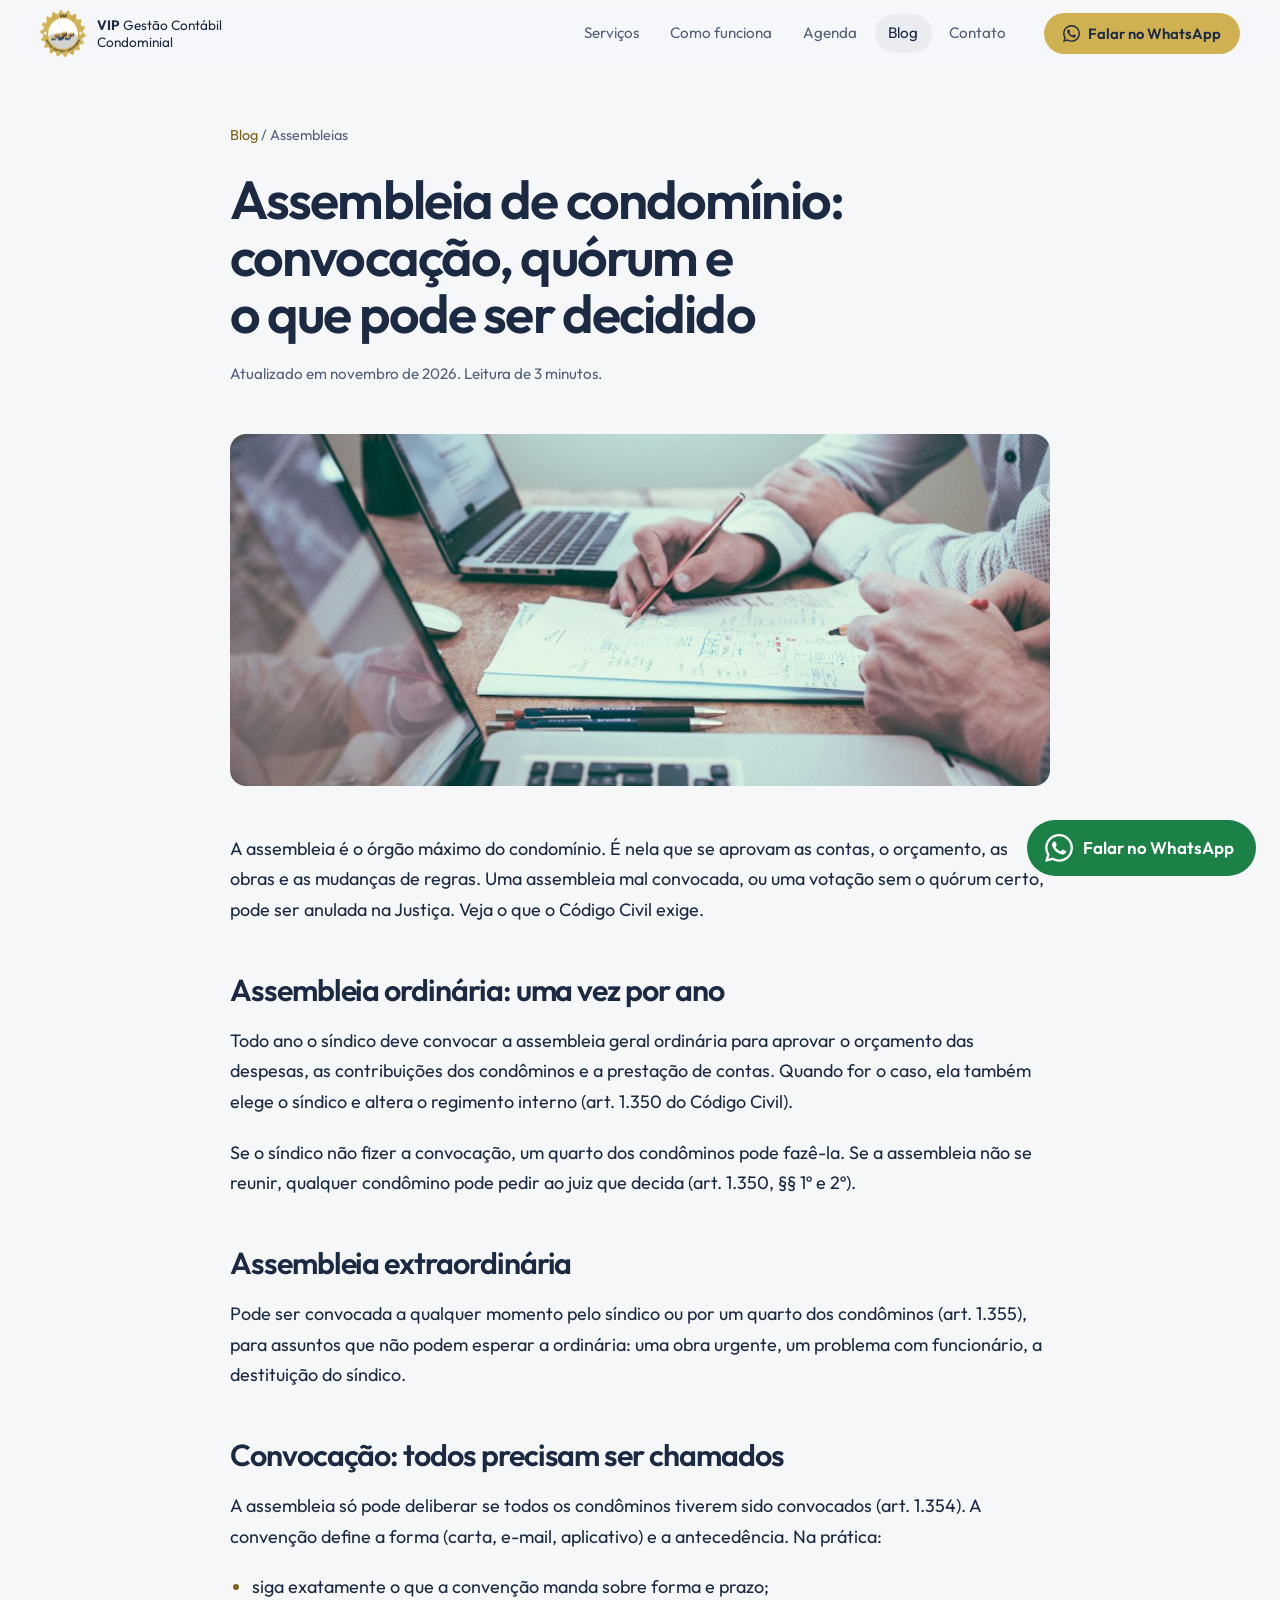
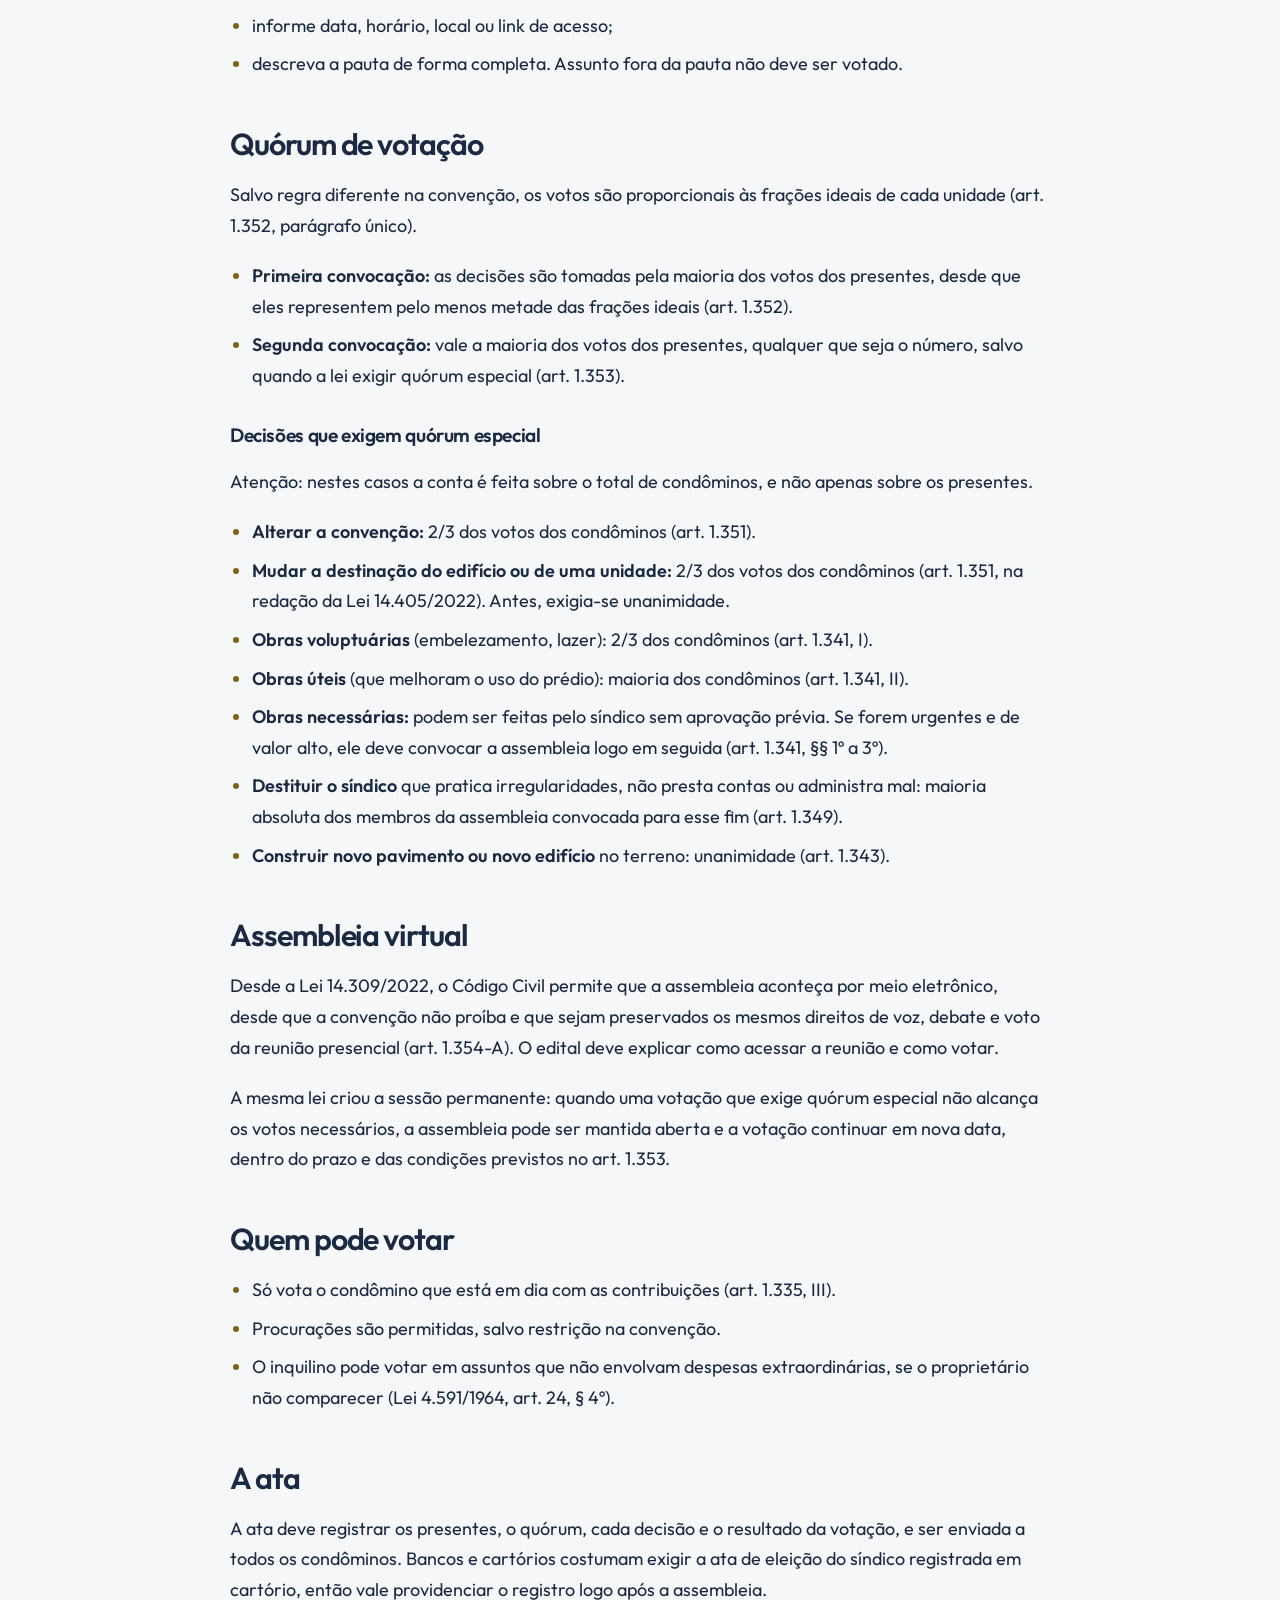
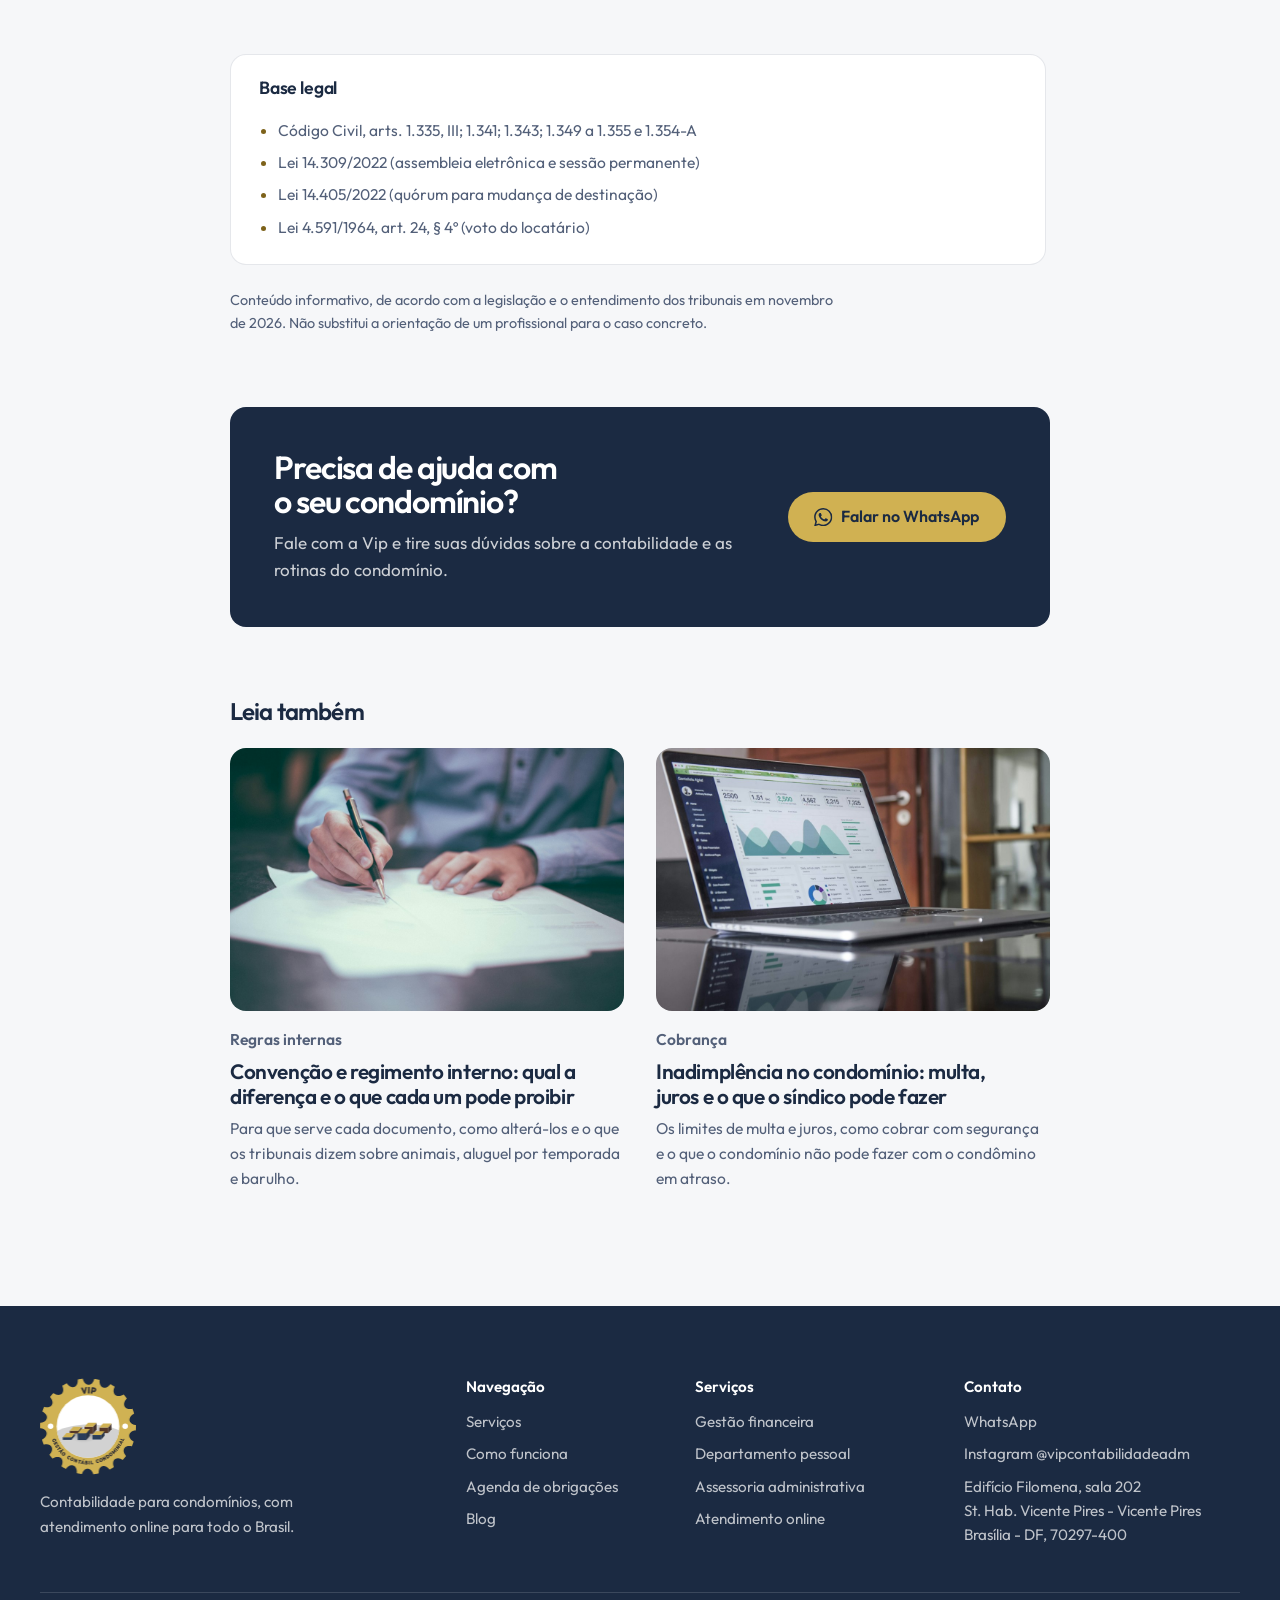
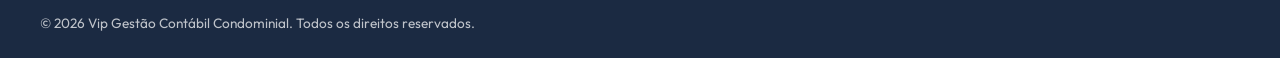
<file: blog/assembleias-e-quoruns.html>
<!DOCTYPE html>
<html lang="pt-BR">
  <head>
    <meta charset="UTF-8" />
    <meta name="viewport" content="width=device-width, initial-scale=1.0" />
    <title>Assembleia de condomínio: convocação, quórum e o que pode ser decidido | Blog Vip Gestão Contábil Condominial</title>
    <meta name="description" content="Quem pode convocar, quantos votos cada decisão exige e como funciona a assembleia virtual, segundo o Código Civil." />
    <meta name="theme-color" content="#F6F7F9" />
    <meta property="og:type" content="article" />
    <meta property="og:site_name" content="Vip Gestão Contábil Condominial" />
    <meta property="og:title" content="Assembleia de condomínio: convocação, quórum e o que pode ser decidido | Blog Vip Gestão Contábil Condominial" />
    <meta property="og:description" content="Quem pode convocar, quantos votos cada decisão exige e como funciona a assembleia virtual, segundo o Código Civil." />
    <meta property="og:locale" content="pt_BR" />

    <link rel="icon" href="../assets/logo-vip-180.png" />
    <link rel="apple-touch-icon" href="../assets/logo-vip-180.png" />
    <link rel="preconnect" href="https://fonts.googleapis.com" />
    <link rel="preconnect" href="https://fonts.gstatic.com" crossorigin />
    <link href="https://fonts.googleapis.com/css2?family=Outfit:wght@300..700&display=swap" rel="stylesheet" />
    <link rel="stylesheet" href="../styles.css" />
    <script>document.documentElement.classList.add("js");</script>
  </head>
  <body class="pagina-blog">
    <svg width="0" height="0" style="position:absolute" aria-hidden="true"><symbol id="i-wa" viewBox="0 0 24 24"><path fill="currentColor" d="M17.472 14.382c-.297-.149-1.758-.867-2.03-.967-.273-.099-.471-.148-.67.15-.197.297-.767.966-.94 1.164-.173.199-.347.223-.644.075-.297-.15-1.255-.463-2.39-1.475-.883-.788-1.48-1.761-1.653-2.059-.173-.297-.018-.458.13-.606.134-.133.298-.347.446-.52.149-.174.198-.298.298-.497.099-.198.05-.371-.025-.52-.075-.149-.669-1.612-.916-2.207-.242-.579-.487-.5-.669-.51-.173-.008-.371-.01-.57-.01-.198 0-.52.074-.792.372-.272.297-1.04 1.016-1.04 2.479 0 1.462 1.065 2.875 1.213 3.074.149.198 2.096 3.2 5.077 4.487.709.306 1.262.489 1.694.625.712.227 1.36.195 1.871.118.571-.085 1.758-.719 2.006-1.413.248-.694.248-1.289.173-1.413-.074-.124-.272-.198-.57-.347m-5.421 7.403h-.004a9.87 9.87 0 01-5.031-1.378l-.361-.214-3.741.982.998-3.648-.235-.374a9.86 9.86 0 01-1.51-5.26c.001-5.45 4.436-9.884 9.888-9.884 2.64 0 5.122 1.03 6.988 2.898a9.825 9.825 0 012.893 6.994c-.003 5.45-4.437 9.884-9.885 9.884m8.413-18.297A11.815 11.815 0 0012.05 0C5.495 0 .16 5.335.157 11.892c0 2.096.547 4.142 1.588 5.945L.057 24l6.305-1.654a11.882 11.882 0 005.683 1.448h.005c6.554 0 11.89-5.335 11.893-11.893a11.821 11.821 0 00-3.48-8.413Z"/></symbol></svg>

    <a class="skip-link" href="#conteudo-principal">Pular para o conteúdo</a>

    <header class="header">
      <div class="wrap header__inner">
        <a href="../index.html" class="logo" aria-label="Vip Gestão Contábil Condominial, ir para a página inicial">
          <span class="logo-anim"><img src="../assets/logo-vip.png" alt="" width="505" height="512" /></span>
          <span class="logo__txt"><strong>VIP</strong> Gestão Contábil<br />Condominial</span>
        </a>

        <nav class="nav" id="nav" aria-label="Principal">
          <ul>
            <li><a href="../index.html#servicos">Serviços</a></li>
            <li><a href="../index.html#como-funciona">Como funciona</a></li>
            <li><a href="../index.html#utilitario">Agenda</a></li>
            <li><a href="index.html" aria-current="true">Blog</a></li>
            <li><a href="../index.html#contato">Contato</a></li>
          </ul>
        </nav>

        <a href="../index.html#contato" data-wa="Olá! Vim pelo blog e gostaria de falar com a Vip Gestão Contábil Condominial." class="btn btn--gold btn--sm header__cta"><svg class="ico" aria-hidden="true"><use href="#i-wa"></use></svg>Falar no WhatsApp</a>

        <button class="nav__toggle" id="navToggle" type="button" aria-expanded="false" aria-controls="nav" aria-label="Abrir menu de navegação">
          <span></span>
        </button>
      </div>
    </header>

    <main id="conteudo-principal" class="artigo">
      <article class="wrap">
        <header class="artigo__topo">
          <p class="migalha"><a href="index.html">Blog</a> / Assembleias</p>
          <h1>Assembleia de condomínio: convocação, quórum e o que pode ser decidido</h1>
          <p class="artigo__meta">Atualizado em novembro de 2026. Leitura de 3 minutos.</p>
        </header>
        <figure class="artigo__capa"><img src="../assets/assessoria-administrativa.jpg" alt="" width="1080" height="720" decoding="async" /></figure>

        <div class="prose">
<p>A assembleia é o órgão máximo do condomínio. É nela que se aprovam as contas, o orçamento, as obras e as mudanças de regras. Uma assembleia mal convocada, ou uma votação sem o quórum certo, pode ser anulada na Justiça. Veja o que o Código Civil exige.</p>

<h2>Assembleia ordinária: uma vez por ano</h2>
<p>Todo ano o síndico deve convocar a assembleia geral ordinária para aprovar o orçamento das despesas, as contribuições dos condôminos e a prestação de contas. Quando for o caso, ela também elege o síndico e altera o regimento interno (art. 1.350 do Código Civil).</p>
<p>Se o síndico não fizer a convocação, um quarto dos condôminos pode fazê-la. Se a assembleia não se reunir, qualquer condômino pode pedir ao juiz que decida (art. 1.350, §§ 1º e 2º).</p>

<h2>Assembleia extraordinária</h2>
<p>Pode ser convocada a qualquer momento pelo síndico ou por um quarto dos condôminos (art. 1.355), para assuntos que não podem esperar a ordinária: uma obra urgente, um problema com funcionário, a destituição do síndico.</p>

<h2>Convocação: todos precisam ser chamados</h2>
<p>A assembleia só pode deliberar se todos os condôminos tiverem sido convocados (art. 1.354). A convenção define a forma (carta, e-mail, aplicativo) e a antecedência. Na prática:</p>
<ul>
  <li>siga exatamente o que a convenção manda sobre forma e prazo;</li>
  <li>informe data, horário, local ou link de acesso;</li>
  <li>descreva a pauta de forma completa. Assunto fora da pauta não deve ser votado.</li>
</ul>

<h2>Quórum de votação</h2>
<p>Salvo regra diferente na convenção, os votos são proporcionais às frações ideais de cada unidade (art. 1.352, parágrafo único).</p>
<ul>
  <li><strong>Primeira convocação:</strong> as decisões são tomadas pela maioria dos votos dos presentes, desde que eles representem pelo menos metade das frações ideais (art. 1.352).</li>
  <li><strong>Segunda convocação:</strong> vale a maioria dos votos dos presentes, qualquer que seja o número, salvo quando a lei exigir quórum especial (art. 1.353).</li>
</ul>
<h3>Decisões que exigem quórum especial</h3>
<p>Atenção: nestes casos a conta é feita sobre o total de condôminos, e não apenas sobre os presentes.</p>
<ul>
  <li><strong>Alterar a convenção:</strong> 2/3 dos votos dos condôminos (art. 1.351).</li>
  <li><strong>Mudar a destinação do edifício ou de uma unidade:</strong> 2/3 dos votos dos condôminos (art. 1.351, na redação da Lei 14.405/2022). Antes, exigia-se unanimidade.</li>
  <li><strong>Obras voluptuárias</strong> (embelezamento, lazer): 2/3 dos condôminos (art. 1.341, I).</li>
  <li><strong>Obras úteis</strong> (que melhoram o uso do prédio): maioria dos condôminos (art. 1.341, II).</li>
  <li><strong>Obras necessárias:</strong> podem ser feitas pelo síndico sem aprovação prévia. Se forem urgentes e de valor alto, ele deve convocar a assembleia logo em seguida (art. 1.341, §§ 1º a 3º).</li>
  <li><strong>Destituir o síndico</strong> que pratica irregularidades, não presta contas ou administra mal: maioria absoluta dos membros da assembleia convocada para esse fim (art. 1.349).</li>
  <li><strong>Construir novo pavimento ou novo edifício</strong> no terreno: unanimidade (art. 1.343).</li>
</ul>

<h2>Assembleia virtual</h2>
<p>Desde a Lei 14.309/2022, o Código Civil permite que a assembleia aconteça por meio eletrônico, desde que a convenção não proíba e que sejam preservados os mesmos direitos de voz, debate e voto da reunião presencial (art. 1.354-A). O edital deve explicar como acessar a reunião e como votar.</p>
<p>A mesma lei criou a sessão permanente: quando uma votação que exige quórum especial não alcança os votos necessários, a assembleia pode ser mantida aberta e a votação continuar em nova data, dentro do prazo e das condições previstos no art. 1.353.</p>

<h2>Quem pode votar</h2>
<ul>
  <li>Só vota o condômino que está em dia com as contribuições (art. 1.335, III).</li>
  <li>Procurações são permitidas, salvo restrição na convenção.</li>
  <li>O inquilino pode votar em assuntos que não envolvam despesas extraordinárias, se o proprietário não comparecer (Lei 4.591/1964, art. 24, § 4º).</li>
</ul>

<h2>A ata</h2>
<p>A ata deve registrar os presentes, o quórum, cada decisão e o resultado da votação, e ser enviada a todos os condôminos. Bancos e cartórios costumam exigir a ata de eleição do síndico registrada em cartório, então vale providenciar o registro logo após a assembleia.</p>
        </div>

        <aside class="base-legal prose" aria-labelledby="base-t">
          <h2 id="base-t">Base legal</h2>
          <ul>
            <li>Código Civil, arts. 1.335, III; 1.341; 1.343; 1.349 a 1.355 e 1.354-A</li>
            <li>Lei 14.309/2022 (assembleia eletrônica e sessão permanente)</li>
            <li>Lei 14.405/2022 (quórum para mudança de destinação)</li>
            <li>Lei 4.591/1964, art. 24, § 4º (voto do locatário)</li>
          </ul>
        </aside>
        <p class="aviso">Conteúdo informativo, de acordo com a legislação e o entendimento dos tribunais em novembro de 2026. Não substitui a orientação de um profissional para o caso concreto.</p>

        <div class="artigo__cta">
          <div>
            <h2>Precisa de ajuda com o seu condomínio?</h2>
            <p>Fale com a Vip e tire suas dúvidas sobre a contabilidade e as rotinas do condomínio.</p>
          </div>
          <a href="../index.html#contato" data-wa="Olá! Li o artigo &quot;Assembleia de condomínio: convocação, quórum e o que pode ser decidido&quot; e gostaria de falar com a Vip." class="btn btn--gold"><svg class="ico" aria-hidden="true"><use href="#i-wa"></use></svg>Falar no WhatsApp</a>
        </div>

        <section class="leia" aria-labelledby="leia-t">
          <h2 id="leia-t">Leia também</h2>
          <div class="posts">
            <a class="post reveal" href="convencao-x-regimento-interno.html">
              <div class="post__img"><img src="../assets/departamento-pessoal.jpg" alt="" width="1080" height="720" loading="lazy" decoding="async" /></div>
              <div>
              <p class="post__cat">Regras internas</p>
              <h3>Convenção e regimento interno: qual a diferença e o que cada um pode proibir</h3>
              <p>Para que serve cada documento, como alterá-los e o que os tribunais dizem sobre animais, aluguel por temporada e barulho.</p>
              </div>
            </a>
            <a class="post reveal" href="inadimplencia-multas-condominio.html">
              <div class="post__img"><img src="../assets/gestao-financeira.jpg" alt="" width="1080" height="720" loading="lazy" decoding="async" /></div>
              <div>
              <p class="post__cat">Cobrança</p>
              <h3>Inadimplência no condomínio: multa, juros e o que o síndico pode fazer</h3>
              <p>Os limites de multa e juros, como cobrar com segurança e o que o condomínio não pode fazer com o condômino em atraso.</p>
              </div>
            </a>
          </div>
        </section>
      </article>
    </main>

    <div class="dark">
      <footer class="footer">
        <div class="wrap">
          <div class="footer__grid">
            <div>
              <div class="logo-anim footer__logo"><img src="../assets/logo-vip.png" alt="Vip Gestão Contábil Condominial" width="505" height="512" loading="lazy" /></div>
              <p>Contabilidade para condomínios, com atendimento online para todo o Brasil.</p>
            </div>
            <div>
              <h3>Navegação</h3>
              <ul>
                <li><a href="../index.html#servicos">Serviços</a></li>
                <li><a href="../index.html#como-funciona">Como funciona</a></li>
                <li><a href="../index.html#utilitario">Agenda de obrigações</a></li>
                <li><a href="index.html">Blog</a></li>
              </ul>
            </div>
            <div>
              <h3>Serviços</h3>
              <ul>
                <li><a href="../index.html#servicos">Gestão financeira</a></li>
                <li><a href="../index.html#servicos">Departamento pessoal</a></li>
                <li><a href="../index.html#servicos">Assessoria administrativa</a></li>
                <li><a href="../index.html#servicos">Atendimento online</a></li>
              </ul>
            </div>
            <div>
              <h3>Contato</h3>
              <ul id="dados">
                <li><a href="../index.html#contato" data-wa="Olá! Vim pelo site e gostaria de falar com a Vip Gestão Contábil Condominial.">WhatsApp</a></li>
              </ul>
            </div>
          </div>
          <div class="footer__bottom">
            <span>© <span id="anoAtual">2026</span> Vip Gestão Contábil Condominial. Todos os direitos reservados.</span>
            <span id="legal"></span>
            <a href="../index.html#contato" data-url="privacidade" id="privacidade" hidden>Política de Privacidade</a>
          </div>
        </div>
      </footer>
    </div>

    <a href="../index.html#contato" data-wa="Olá! Vim pelo blog e gostaria de falar com a Vip Gestão Contábil Condominial." class="whatsapp-float" aria-label="Falar no WhatsApp">
      <svg class="ico" aria-hidden="true"><use href="#i-wa"></use></svg>
      <span class="whatsapp-float__label" aria-hidden="true">Falar no WhatsApp</span>
    </a>

    <script src="../logo-animada.js"></script>
    <script src="../config.js"></script>
    <script src="../script.js"></script>
  </body>
</html>
</file>
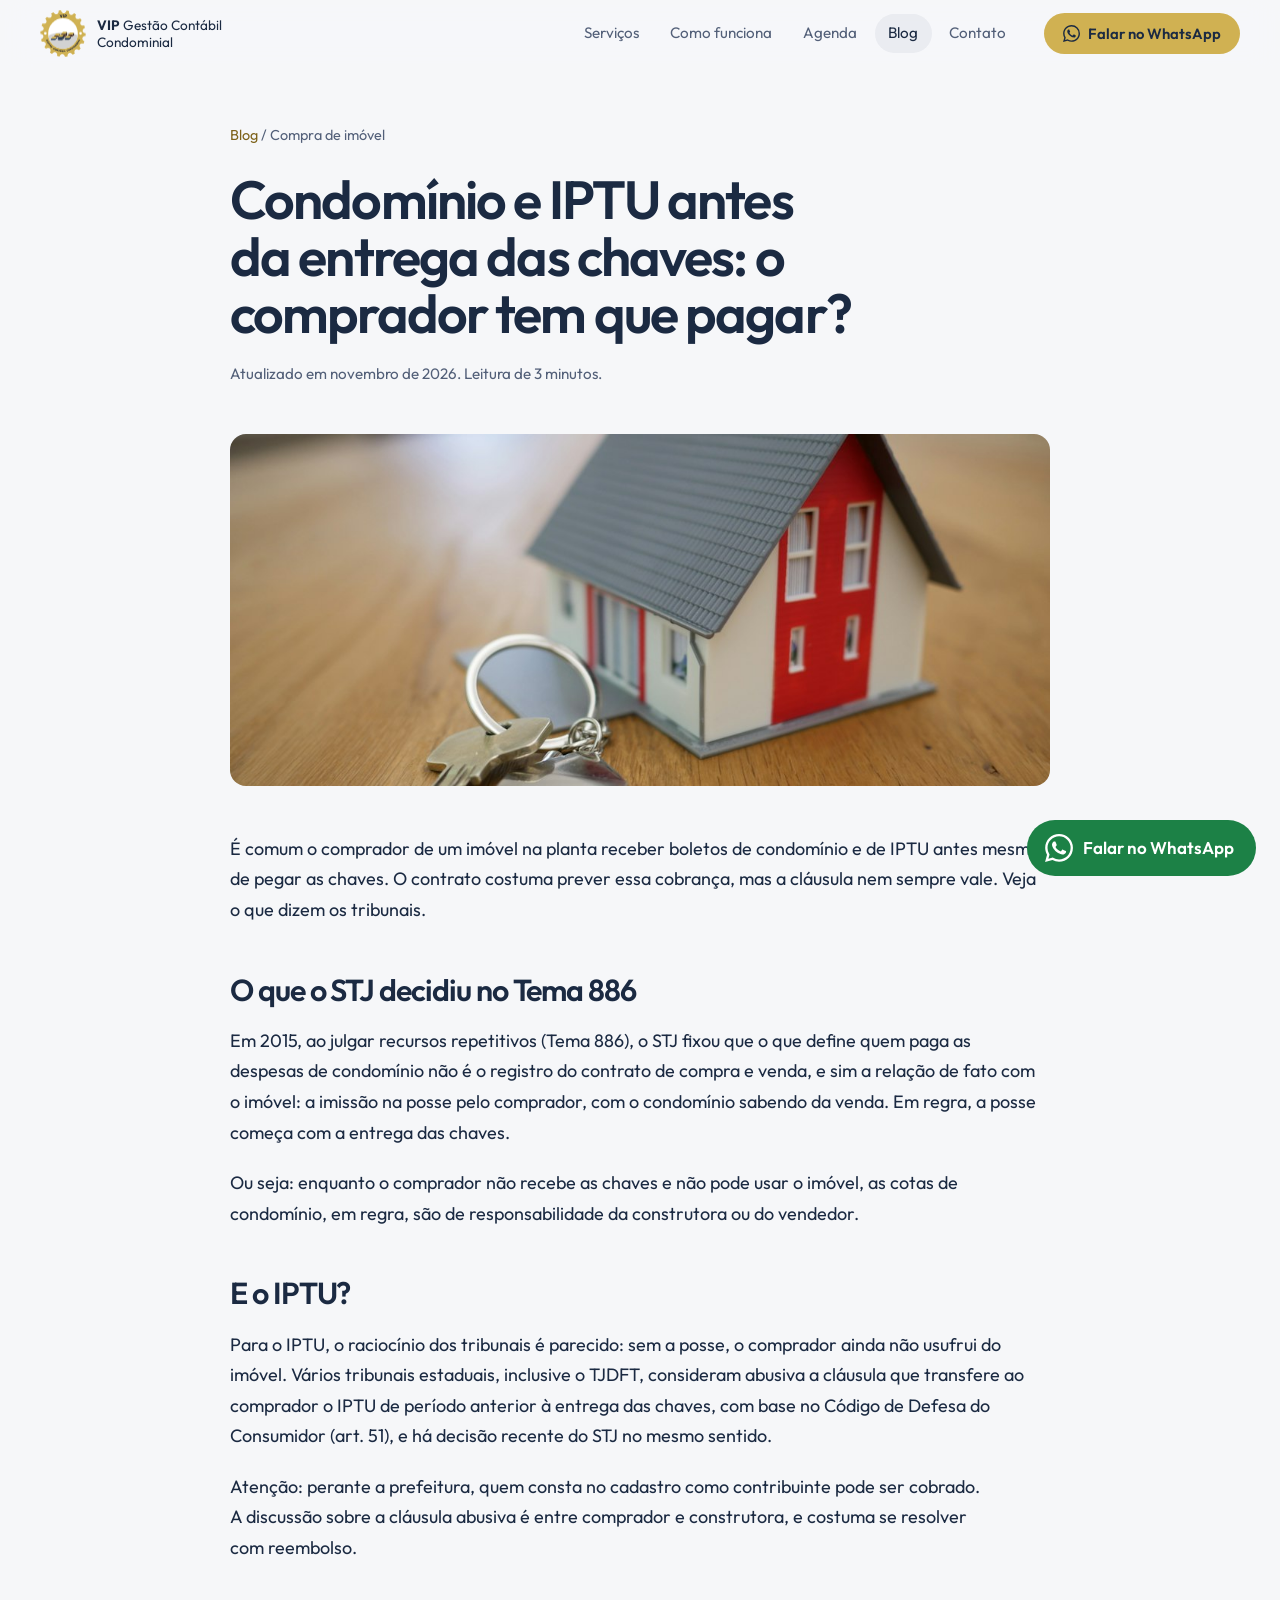
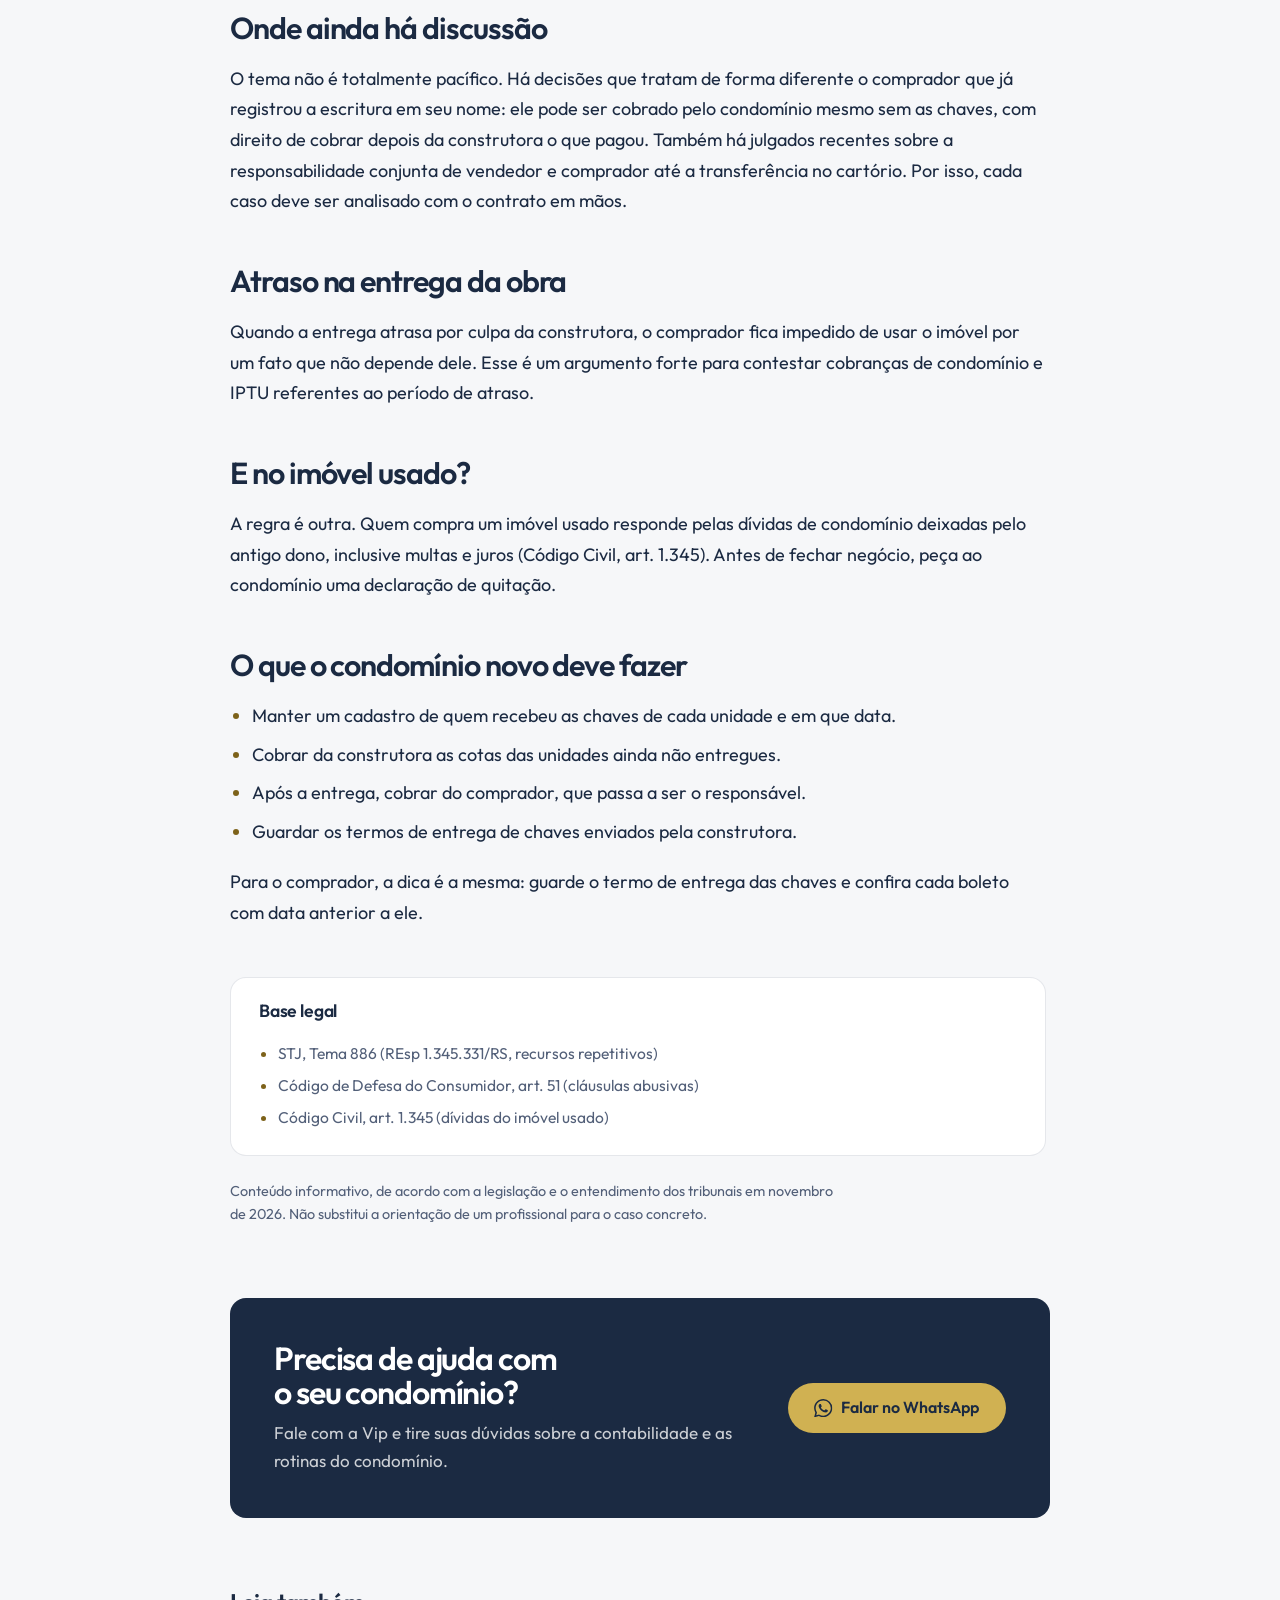
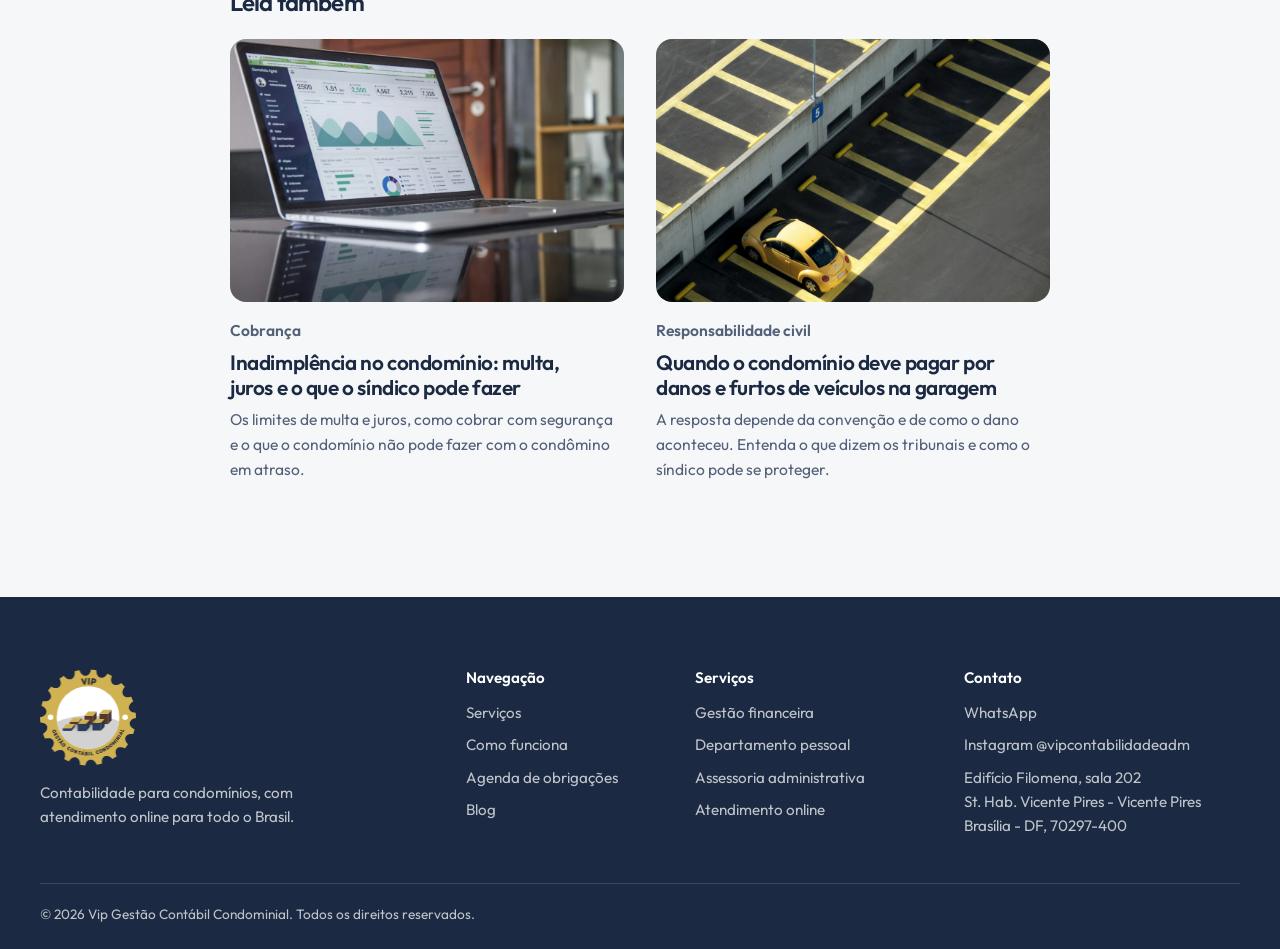
<file: blog/condominio-iptu-antes-das-chaves.html>
<!DOCTYPE html>
<html lang="pt-BR">
  <head>
    <meta charset="UTF-8" />
    <meta name="viewport" content="width=device-width, initial-scale=1.0" />
    <title>Condomínio e IPTU antes da entrega das chaves: o comprador tem que pagar? | Blog Vip Gestão Contábil Condominial</title>
    <meta name="description" content="Quem compra imóvel na planta muitas vezes recebe cobranças antes de ter as chaves. Veja o que diz o STJ e onde ainda há discussão." />
    <meta name="theme-color" content="#F6F7F9" />
    <meta property="og:type" content="article" />
    <meta property="og:site_name" content="Vip Gestão Contábil Condominial" />
    <meta property="og:title" content="Condomínio e IPTU antes da entrega das chaves: o comprador tem que pagar? | Blog Vip Gestão Contábil Condominial" />
    <meta property="og:description" content="Quem compra imóvel na planta muitas vezes recebe cobranças antes de ter as chaves. Veja o que diz o STJ e onde ainda há discussão." />
    <meta property="og:locale" content="pt_BR" />

    <link rel="icon" href="../assets/logo-vip-180.png" />
    <link rel="apple-touch-icon" href="../assets/logo-vip-180.png" />
    <link rel="preconnect" href="https://fonts.googleapis.com" />
    <link rel="preconnect" href="https://fonts.gstatic.com" crossorigin />
    <link href="https://fonts.googleapis.com/css2?family=Outfit:wght@300..700&display=swap" rel="stylesheet" />
    <link rel="stylesheet" href="../styles.css" />
    <script>document.documentElement.classList.add("js");</script>
  </head>
  <body class="pagina-blog">
    <svg width="0" height="0" style="position:absolute" aria-hidden="true"><symbol id="i-wa" viewBox="0 0 24 24"><path fill="currentColor" d="M17.472 14.382c-.297-.149-1.758-.867-2.03-.967-.273-.099-.471-.148-.67.15-.197.297-.767.966-.94 1.164-.173.199-.347.223-.644.075-.297-.15-1.255-.463-2.39-1.475-.883-.788-1.48-1.761-1.653-2.059-.173-.297-.018-.458.13-.606.134-.133.298-.347.446-.52.149-.174.198-.298.298-.497.099-.198.05-.371-.025-.52-.075-.149-.669-1.612-.916-2.207-.242-.579-.487-.5-.669-.51-.173-.008-.371-.01-.57-.01-.198 0-.52.074-.792.372-.272.297-1.04 1.016-1.04 2.479 0 1.462 1.065 2.875 1.213 3.074.149.198 2.096 3.2 5.077 4.487.709.306 1.262.489 1.694.625.712.227 1.36.195 1.871.118.571-.085 1.758-.719 2.006-1.413.248-.694.248-1.289.173-1.413-.074-.124-.272-.198-.57-.347m-5.421 7.403h-.004a9.87 9.87 0 01-5.031-1.378l-.361-.214-3.741.982.998-3.648-.235-.374a9.86 9.86 0 01-1.51-5.26c.001-5.45 4.436-9.884 9.888-9.884 2.64 0 5.122 1.03 6.988 2.898a9.825 9.825 0 012.893 6.994c-.003 5.45-4.437 9.884-9.885 9.884m8.413-18.297A11.815 11.815 0 0012.05 0C5.495 0 .16 5.335.157 11.892c0 2.096.547 4.142 1.588 5.945L.057 24l6.305-1.654a11.882 11.882 0 005.683 1.448h.005c6.554 0 11.89-5.335 11.893-11.893a11.821 11.821 0 00-3.48-8.413Z"/></symbol></svg>

    <a class="skip-link" href="#conteudo-principal">Pular para o conteúdo</a>

    <header class="header">
      <div class="wrap header__inner">
        <a href="../index.html" class="logo" aria-label="Vip Gestão Contábil Condominial, ir para a página inicial">
          <span class="logo-anim"><img src="../assets/logo-vip.png" alt="" width="505" height="512" /></span>
          <span class="logo__txt"><strong>VIP</strong> Gestão Contábil<br />Condominial</span>
        </a>

        <nav class="nav" id="nav" aria-label="Principal">
          <ul>
            <li><a href="../index.html#servicos">Serviços</a></li>
            <li><a href="../index.html#como-funciona">Como funciona</a></li>
            <li><a href="../index.html#utilitario">Agenda</a></li>
            <li><a href="index.html" aria-current="true">Blog</a></li>
            <li><a href="../index.html#contato">Contato</a></li>
          </ul>
        </nav>

        <a href="../index.html#contato" data-wa="Olá! Vim pelo blog e gostaria de falar com a Vip Gestão Contábil Condominial." class="btn btn--gold btn--sm header__cta"><svg class="ico" aria-hidden="true"><use href="#i-wa"></use></svg>Falar no WhatsApp</a>

        <button class="nav__toggle" id="navToggle" type="button" aria-expanded="false" aria-controls="nav" aria-label="Abrir menu de navegação">
          <span></span>
        </button>
      </div>
    </header>

    <main id="conteudo-principal" class="artigo">
      <article class="wrap">
        <header class="artigo__topo">
          <p class="migalha"><a href="index.html">Blog</a> / Compra de imóvel</p>
          <h1>Condomínio e IPTU antes da entrega das chaves: o comprador tem que pagar?</h1>
          <p class="artigo__meta">Atualizado em novembro de 2026. Leitura de 3 minutos.</p>
        </header>
        <figure class="artigo__capa"><img src="../assets/artigo-chaves.jpg" alt="" width="1080" height="720" decoding="async" /></figure>

        <div class="prose">
<p>É comum o comprador de um imóvel na planta receber boletos de condomínio e de IPTU antes mesmo de pegar as chaves. O contrato costuma prever essa cobrança, mas a cláusula nem sempre vale. Veja o que dizem os tribunais.</p>

<h2>O que o STJ decidiu no Tema 886</h2>
<p>Em 2015, ao julgar recursos repetitivos (Tema 886), o STJ fixou que o que define quem paga as despesas de condomínio não é o registro do contrato de compra e venda, e sim a relação de fato com o imóvel: a imissão na posse pelo comprador, com o condomínio sabendo da venda. Em regra, a posse começa com a entrega das chaves.</p>
<p>Ou seja: enquanto o comprador não recebe as chaves e não pode usar o imóvel, as cotas de condomínio, em regra, são de responsabilidade da construtora ou do vendedor.</p>

<h2>E o IPTU?</h2>
<p>Para o IPTU, o raciocínio dos tribunais é parecido: sem a posse, o comprador ainda não usufrui do imóvel. Vários tribunais estaduais, inclusive o TJDFT, consideram abusiva a cláusula que transfere ao comprador o IPTU de período anterior à entrega das chaves, com base no Código de Defesa do Consumidor (art. 51), e há decisão recente do STJ no mesmo sentido.</p>
<p>Atenção: perante a prefeitura, quem consta no cadastro como contribuinte pode ser cobrado. A discussão sobre a cláusula abusiva é entre comprador e construtora, e costuma se resolver com reembolso.</p>

<h2>Onde ainda há discussão</h2>
<p>O tema não é totalmente pacífico. Há decisões que tratam de forma diferente o comprador que já registrou a escritura em seu nome: ele pode ser cobrado pelo condomínio mesmo sem as chaves, com direito de cobrar depois da construtora o que pagou. Também há julgados recentes sobre a responsabilidade conjunta de vendedor e comprador até a transferência no cartório. Por isso, cada caso deve ser analisado com o contrato em mãos.</p>

<h2>Atraso na entrega da obra</h2>
<p>Quando a entrega atrasa por culpa da construtora, o comprador fica impedido de usar o imóvel por um fato que não depende dele. Esse é um argumento forte para contestar cobranças de condomínio e IPTU referentes ao período de atraso.</p>

<h2>E no imóvel usado?</h2>
<p>A regra é outra. Quem compra um imóvel usado responde pelas dívidas de condomínio deixadas pelo antigo dono, inclusive multas e juros (Código Civil, art. 1.345). Antes de fechar negócio, peça ao condomínio uma declaração de quitação.</p>

<h2>O que o condomínio novo deve fazer</h2>
<ul>
  <li>Manter um cadastro de quem recebeu as chaves de cada unidade e em que data.</li>
  <li>Cobrar da construtora as cotas das unidades ainda não entregues.</li>
  <li>Após a entrega, cobrar do comprador, que passa a ser o responsável.</li>
  <li>Guardar os termos de entrega de chaves enviados pela construtora.</li>
</ul>
<p>Para o comprador, a dica é a mesma: guarde o termo de entrega das chaves e confira cada boleto com data anterior a ele.</p>
        </div>

        <aside class="base-legal prose" aria-labelledby="base-t">
          <h2 id="base-t">Base legal</h2>
          <ul>
            <li>STJ, Tema 886 (REsp 1.345.331/RS, recursos repetitivos)</li>
            <li>Código de Defesa do Consumidor, art. 51 (cláusulas abusivas)</li>
            <li>Código Civil, art. 1.345 (dívidas do imóvel usado)</li>
          </ul>
        </aside>
        <p class="aviso">Conteúdo informativo, de acordo com a legislação e o entendimento dos tribunais em novembro de 2026. Não substitui a orientação de um profissional para o caso concreto.</p>

        <div class="artigo__cta">
          <div>
            <h2>Precisa de ajuda com o seu condomínio?</h2>
            <p>Fale com a Vip e tire suas dúvidas sobre a contabilidade e as rotinas do condomínio.</p>
          </div>
          <a href="../index.html#contato" data-wa="Olá! Li o artigo &quot;Condomínio e IPTU antes da entrega das chaves: o comprador tem que pagar?&quot; e gostaria de falar com a Vip." class="btn btn--gold"><svg class="ico" aria-hidden="true"><use href="#i-wa"></use></svg>Falar no WhatsApp</a>
        </div>

        <section class="leia" aria-labelledby="leia-t">
          <h2 id="leia-t">Leia também</h2>
          <div class="posts">
            <a class="post reveal" href="inadimplencia-multas-condominio.html">
              <div class="post__img"><img src="../assets/gestao-financeira.jpg" alt="" width="1080" height="720" loading="lazy" decoding="async" /></div>
              <div>
              <p class="post__cat">Cobrança</p>
              <h3>Inadimplência no condomínio: multa, juros e o que o síndico pode fazer</h3>
              <p>Os limites de multa e juros, como cobrar com segurança e o que o condomínio não pode fazer com o condômino em atraso.</p>
              </div>
            </a>
            <a class="post reveal" href="danos-veiculos-garagem.html">
              <div class="post__img"><img src="../assets/artigo-garagem.jpg" alt="" width="1080" height="720" loading="lazy" decoding="async" /></div>
              <div>
              <p class="post__cat">Responsabilidade civil</p>
              <h3>Quando o condomínio deve pagar por danos e furtos de veículos na garagem</h3>
              <p>A resposta depende da convenção e de como o dano aconteceu. Entenda o que dizem os tribunais e como o síndico pode se proteger.</p>
              </div>
            </a>
          </div>
        </section>
      </article>
    </main>

    <div class="dark">
      <footer class="footer">
        <div class="wrap">
          <div class="footer__grid">
            <div>
              <div class="logo-anim footer__logo"><img src="../assets/logo-vip.png" alt="Vip Gestão Contábil Condominial" width="505" height="512" loading="lazy" /></div>
              <p>Contabilidade para condomínios, com atendimento online para todo o Brasil.</p>
            </div>
            <div>
              <h3>Navegação</h3>
              <ul>
                <li><a href="../index.html#servicos">Serviços</a></li>
                <li><a href="../index.html#como-funciona">Como funciona</a></li>
                <li><a href="../index.html#utilitario">Agenda de obrigações</a></li>
                <li><a href="index.html">Blog</a></li>
              </ul>
            </div>
            <div>
              <h3>Serviços</h3>
              <ul>
                <li><a href="../index.html#servicos">Gestão financeira</a></li>
                <li><a href="../index.html#servicos">Departamento pessoal</a></li>
                <li><a href="../index.html#servicos">Assessoria administrativa</a></li>
                <li><a href="../index.html#servicos">Atendimento online</a></li>
              </ul>
            </div>
            <div>
              <h3>Contato</h3>
              <ul id="dados">
                <li><a href="../index.html#contato" data-wa="Olá! Vim pelo site e gostaria de falar com a Vip Gestão Contábil Condominial.">WhatsApp</a></li>
              </ul>
            </div>
          </div>
          <div class="footer__bottom">
            <span>© <span id="anoAtual">2026</span> Vip Gestão Contábil Condominial. Todos os direitos reservados.</span>
            <span id="legal"></span>
            <a href="../index.html#contato" data-url="privacidade" id="privacidade" hidden>Política de Privacidade</a>
          </div>
        </div>
      </footer>
    </div>

    <a href="../index.html#contato" data-wa="Olá! Vim pelo blog e gostaria de falar com a Vip Gestão Contábil Condominial." class="whatsapp-float" aria-label="Falar no WhatsApp">
      <svg class="ico" aria-hidden="true"><use href="#i-wa"></use></svg>
      <span class="whatsapp-float__label" aria-hidden="true">Falar no WhatsApp</span>
    </a>

    <script src="../logo-animada.js"></script>
    <script src="../config.js"></script>
    <script src="../script.js"></script>
  </body>
</html>
</file>
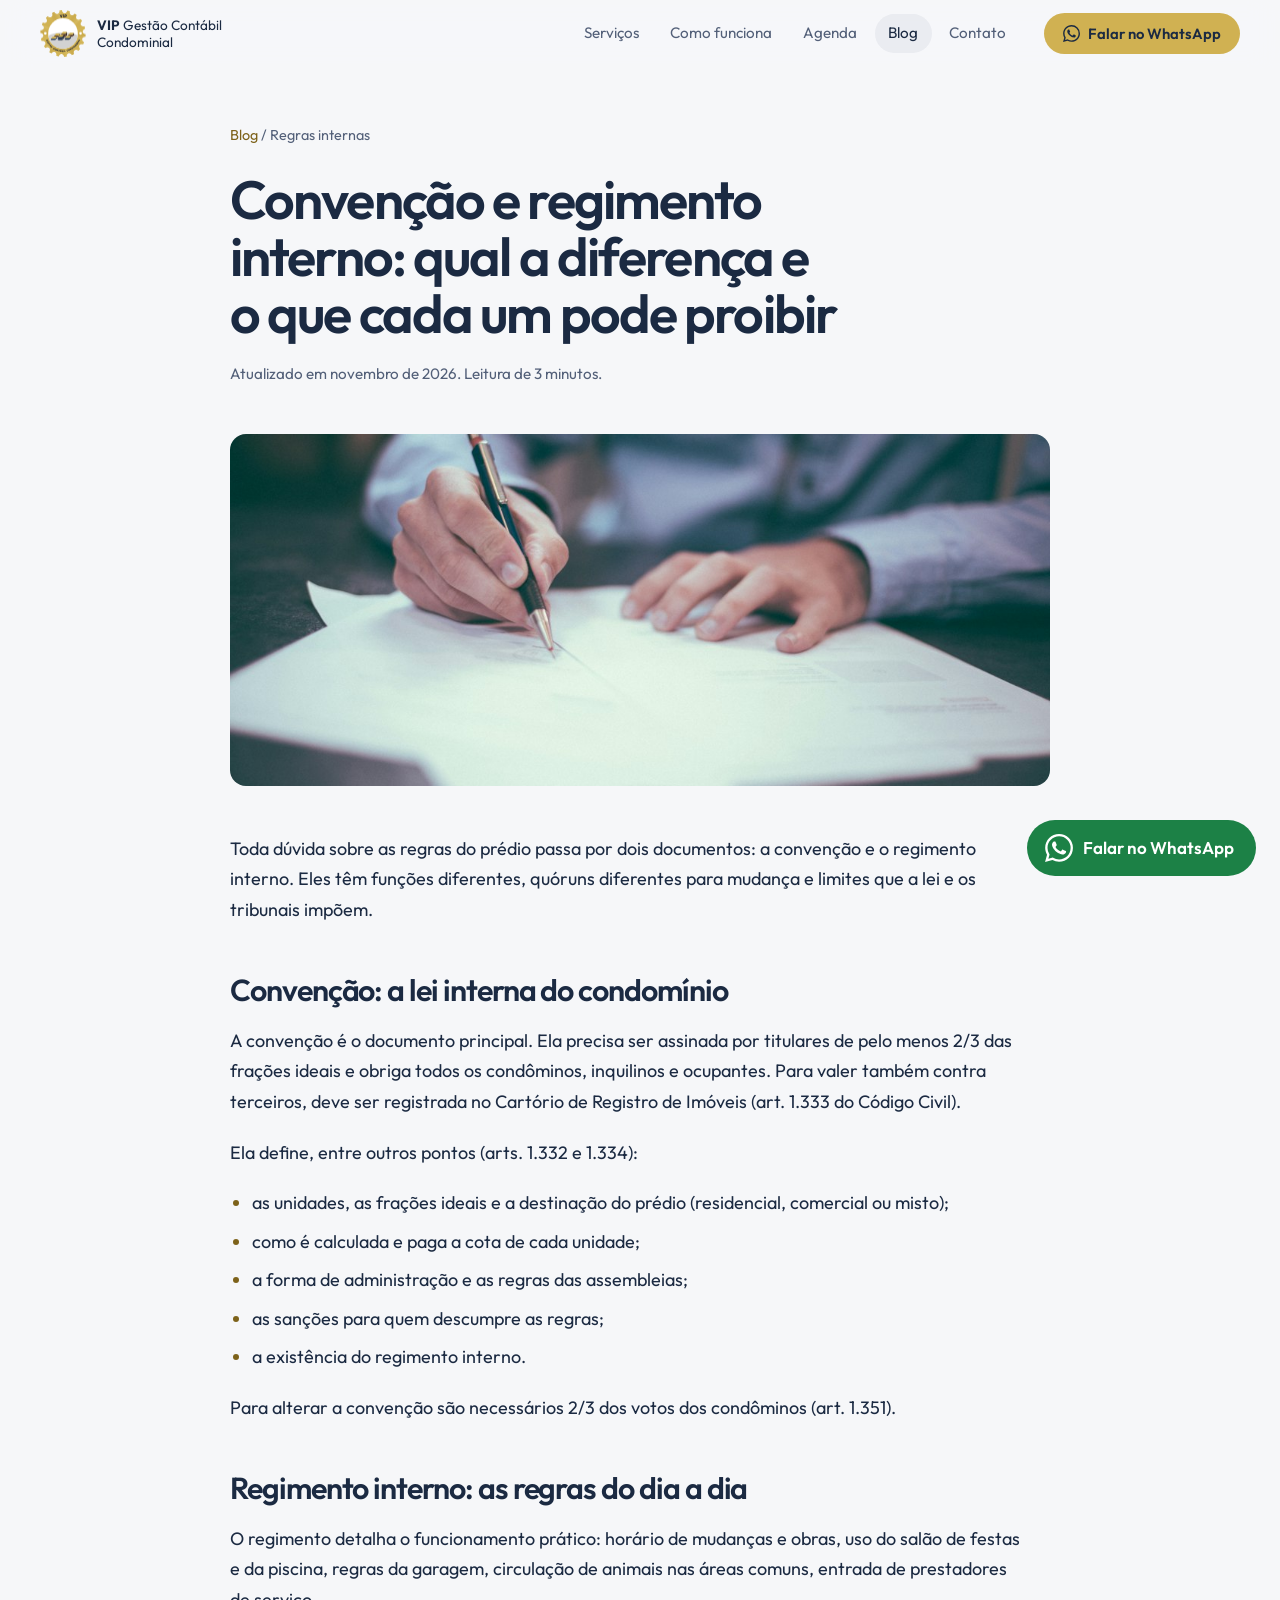
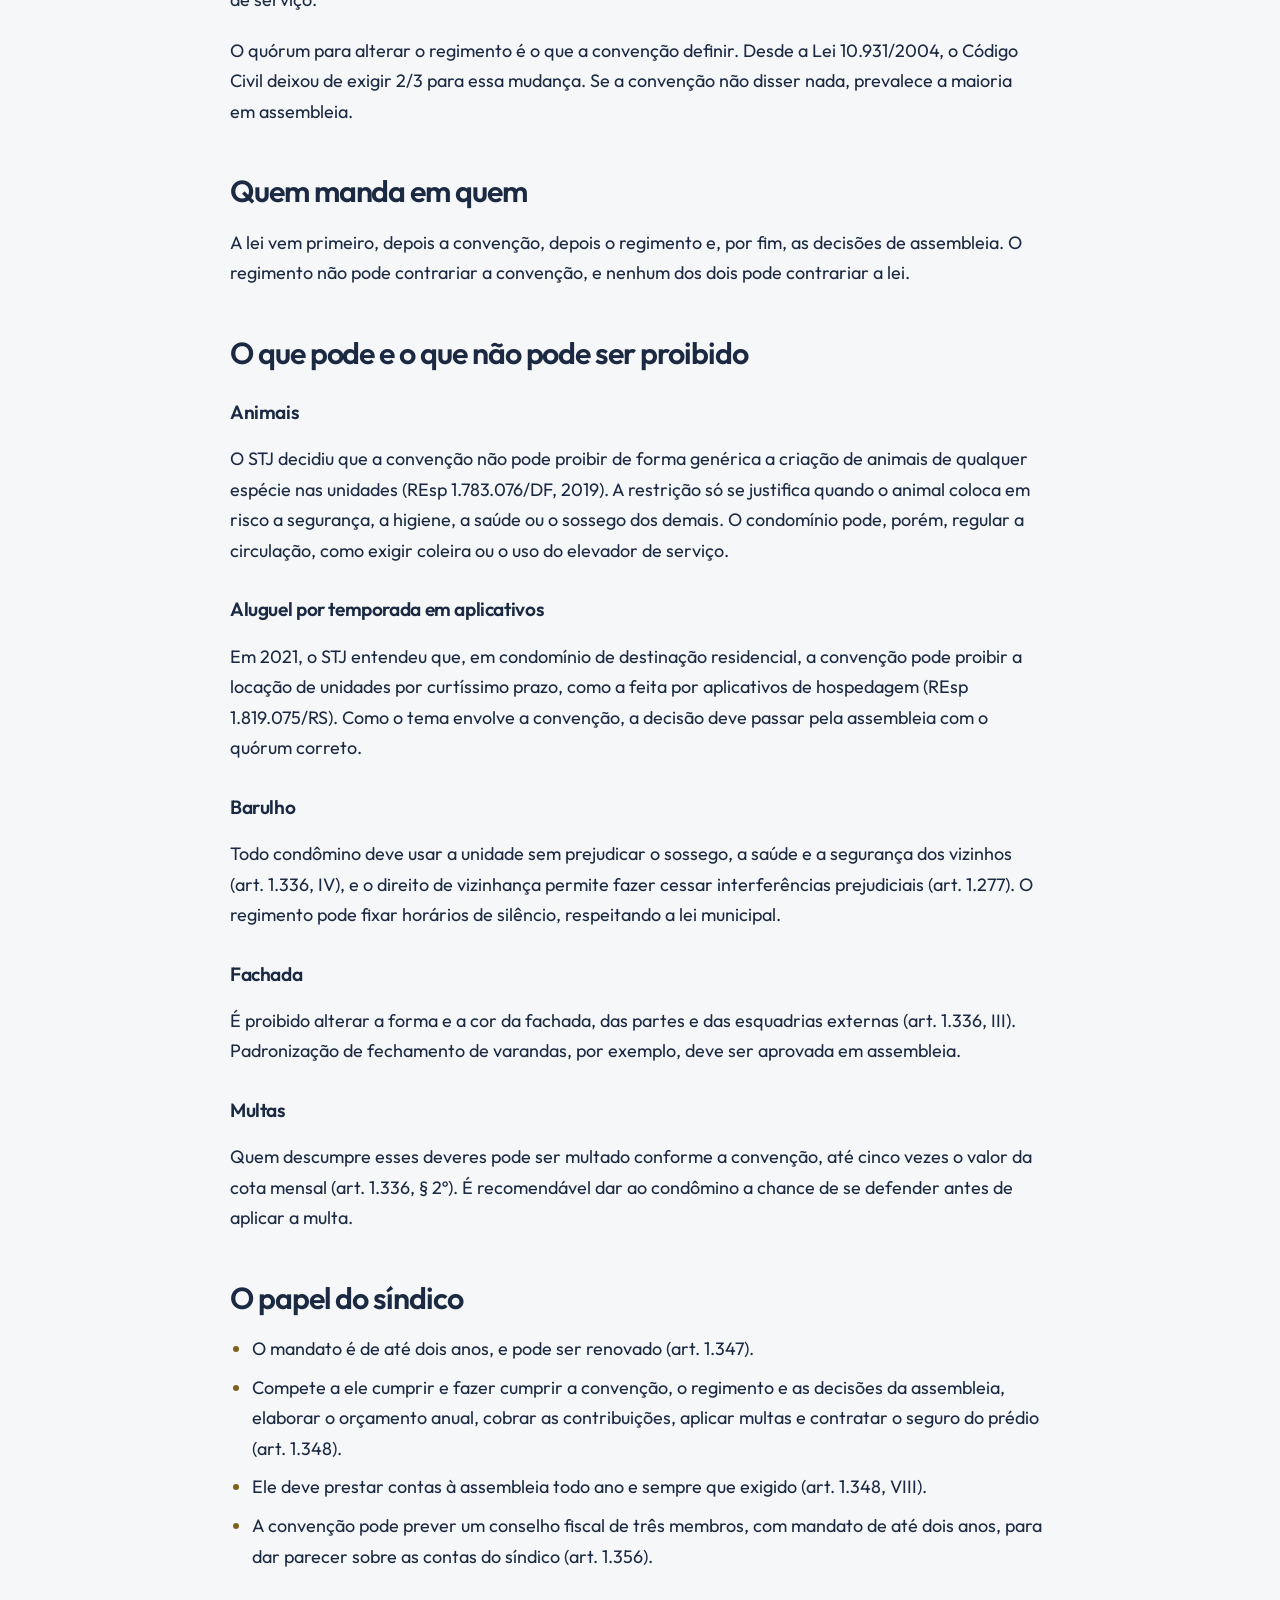
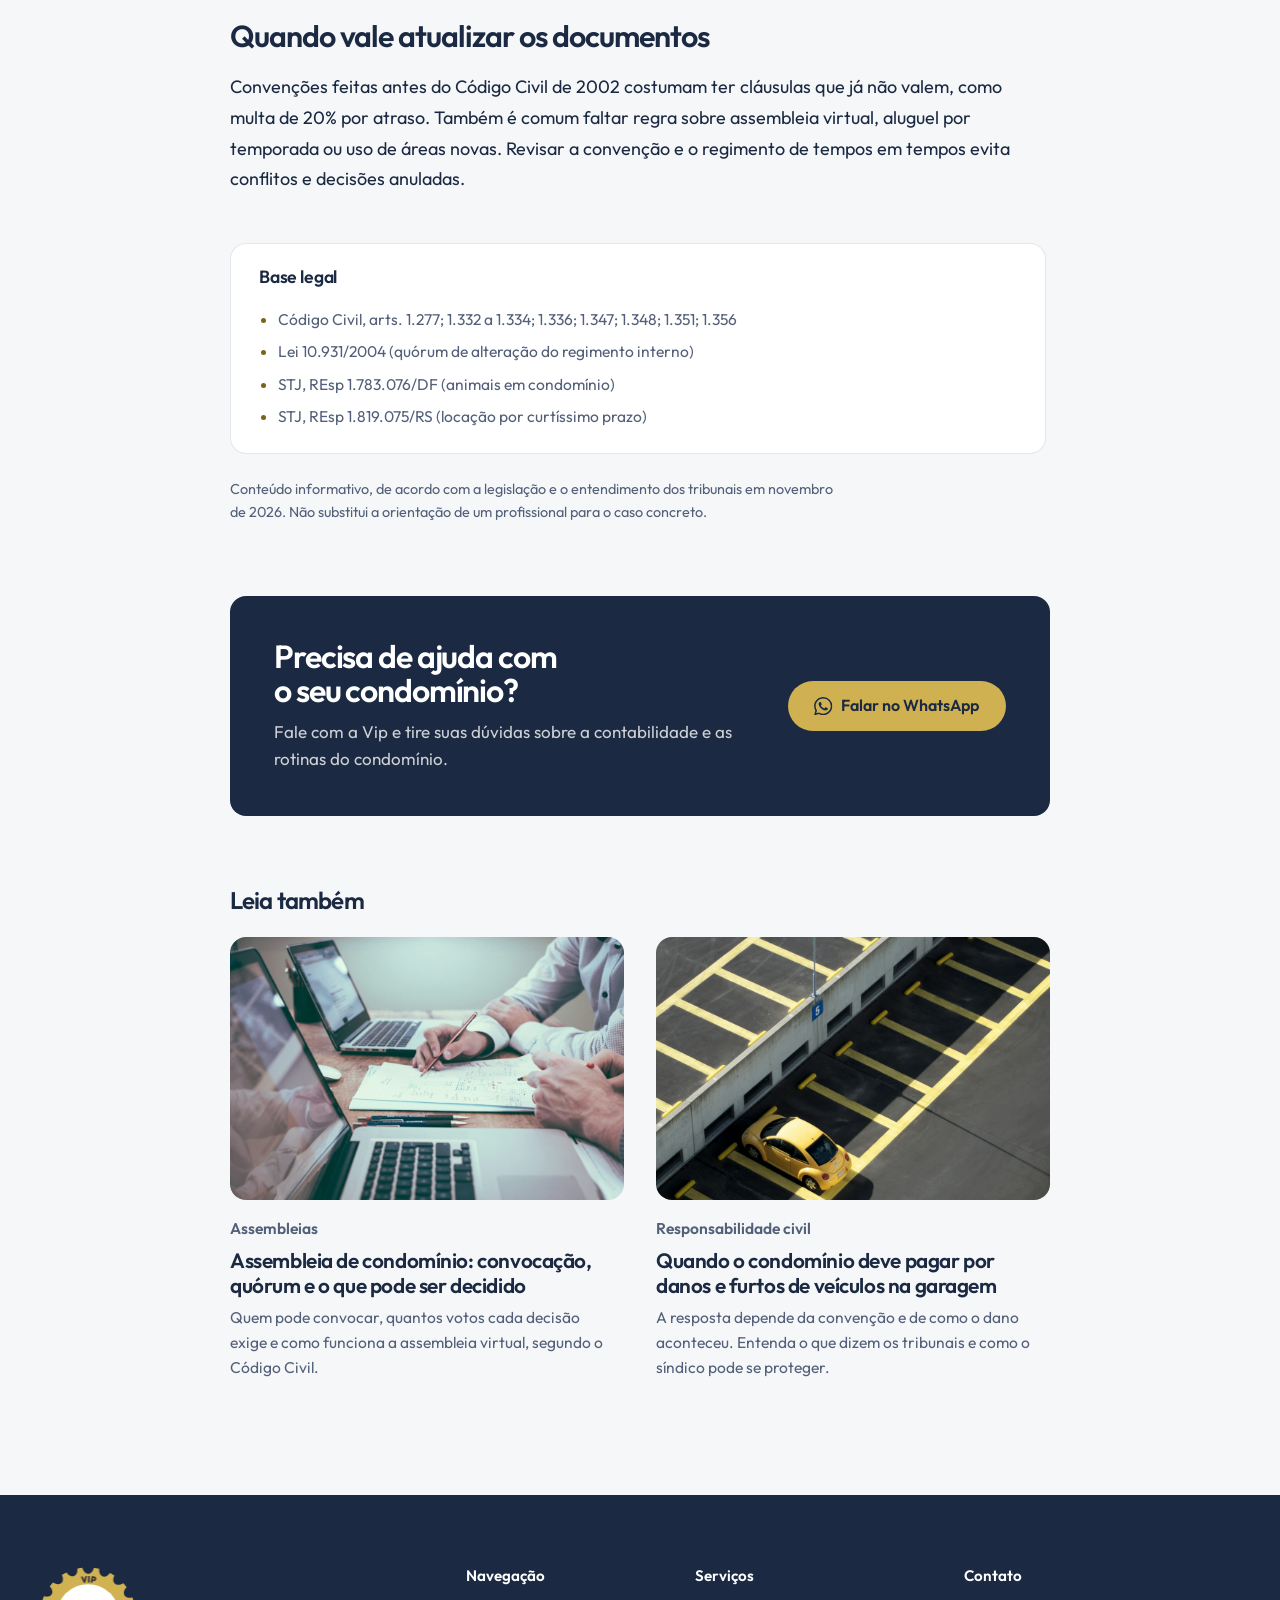
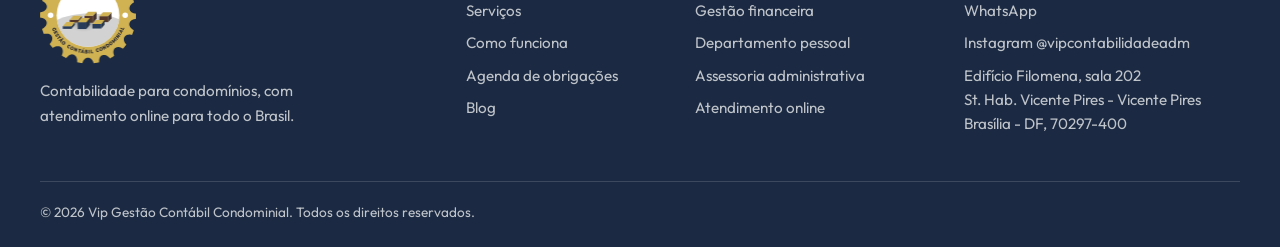
<file: blog/convencao-x-regimento-interno.html>
<!DOCTYPE html>
<html lang="pt-BR">
  <head>
    <meta charset="UTF-8" />
    <meta name="viewport" content="width=device-width, initial-scale=1.0" />
    <title>Convenção e regimento interno: qual a diferença e o que cada um pode proibir | Blog Vip Gestão Contábil Condominial</title>
    <meta name="description" content="Para que serve cada documento, como alterá-los e o que os tribunais dizem sobre animais, aluguel por temporada e barulho." />
    <meta name="theme-color" content="#F6F7F9" />
    <meta property="og:type" content="article" />
    <meta property="og:site_name" content="Vip Gestão Contábil Condominial" />
    <meta property="og:title" content="Convenção e regimento interno: qual a diferença e o que cada um pode proibir | Blog Vip Gestão Contábil Condominial" />
    <meta property="og:description" content="Para que serve cada documento, como alterá-los e o que os tribunais dizem sobre animais, aluguel por temporada e barulho." />
    <meta property="og:locale" content="pt_BR" />

    <link rel="icon" href="../assets/logo-vip-180.png" />
    <link rel="apple-touch-icon" href="../assets/logo-vip-180.png" />
    <link rel="preconnect" href="https://fonts.googleapis.com" />
    <link rel="preconnect" href="https://fonts.gstatic.com" crossorigin />
    <link href="https://fonts.googleapis.com/css2?family=Outfit:wght@300..700&display=swap" rel="stylesheet" />
    <link rel="stylesheet" href="../styles.css" />
    <script>document.documentElement.classList.add("js");</script>
  </head>
  <body class="pagina-blog">
    <svg width="0" height="0" style="position:absolute" aria-hidden="true"><symbol id="i-wa" viewBox="0 0 24 24"><path fill="currentColor" d="M17.472 14.382c-.297-.149-1.758-.867-2.03-.967-.273-.099-.471-.148-.67.15-.197.297-.767.966-.94 1.164-.173.199-.347.223-.644.075-.297-.15-1.255-.463-2.39-1.475-.883-.788-1.48-1.761-1.653-2.059-.173-.297-.018-.458.13-.606.134-.133.298-.347.446-.52.149-.174.198-.298.298-.497.099-.198.05-.371-.025-.52-.075-.149-.669-1.612-.916-2.207-.242-.579-.487-.5-.669-.51-.173-.008-.371-.01-.57-.01-.198 0-.52.074-.792.372-.272.297-1.04 1.016-1.04 2.479 0 1.462 1.065 2.875 1.213 3.074.149.198 2.096 3.2 5.077 4.487.709.306 1.262.489 1.694.625.712.227 1.36.195 1.871.118.571-.085 1.758-.719 2.006-1.413.248-.694.248-1.289.173-1.413-.074-.124-.272-.198-.57-.347m-5.421 7.403h-.004a9.87 9.87 0 01-5.031-1.378l-.361-.214-3.741.982.998-3.648-.235-.374a9.86 9.86 0 01-1.51-5.26c.001-5.45 4.436-9.884 9.888-9.884 2.64 0 5.122 1.03 6.988 2.898a9.825 9.825 0 012.893 6.994c-.003 5.45-4.437 9.884-9.885 9.884m8.413-18.297A11.815 11.815 0 0012.05 0C5.495 0 .16 5.335.157 11.892c0 2.096.547 4.142 1.588 5.945L.057 24l6.305-1.654a11.882 11.882 0 005.683 1.448h.005c6.554 0 11.89-5.335 11.893-11.893a11.821 11.821 0 00-3.48-8.413Z"/></symbol></svg>

    <a class="skip-link" href="#conteudo-principal">Pular para o conteúdo</a>

    <header class="header">
      <div class="wrap header__inner">
        <a href="../index.html" class="logo" aria-label="Vip Gestão Contábil Condominial, ir para a página inicial">
          <span class="logo-anim"><img src="../assets/logo-vip.png" alt="" width="505" height="512" /></span>
          <span class="logo__txt"><strong>VIP</strong> Gestão Contábil<br />Condominial</span>
        </a>

        <nav class="nav" id="nav" aria-label="Principal">
          <ul>
            <li><a href="../index.html#servicos">Serviços</a></li>
            <li><a href="../index.html#como-funciona">Como funciona</a></li>
            <li><a href="../index.html#utilitario">Agenda</a></li>
            <li><a href="index.html" aria-current="true">Blog</a></li>
            <li><a href="../index.html#contato">Contato</a></li>
          </ul>
        </nav>

        <a href="../index.html#contato" data-wa="Olá! Vim pelo blog e gostaria de falar com a Vip Gestão Contábil Condominial." class="btn btn--gold btn--sm header__cta"><svg class="ico" aria-hidden="true"><use href="#i-wa"></use></svg>Falar no WhatsApp</a>

        <button class="nav__toggle" id="navToggle" type="button" aria-expanded="false" aria-controls="nav" aria-label="Abrir menu de navegação">
          <span></span>
        </button>
      </div>
    </header>

    <main id="conteudo-principal" class="artigo">
      <article class="wrap">
        <header class="artigo__topo">
          <p class="migalha"><a href="index.html">Blog</a> / Regras internas</p>
          <h1>Convenção e regimento interno: qual a diferença e o que cada um pode proibir</h1>
          <p class="artigo__meta">Atualizado em novembro de 2026. Leitura de 3 minutos.</p>
        </header>
        <figure class="artigo__capa"><img src="../assets/departamento-pessoal.jpg" alt="" width="1080" height="720" decoding="async" /></figure>

        <div class="prose">
<p>Toda dúvida sobre as regras do prédio passa por dois documentos: a convenção e o regimento interno. Eles têm funções diferentes, quóruns diferentes para mudança e limites que a lei e os tribunais impõem.</p>

<h2>Convenção: a lei interna do condomínio</h2>
<p>A convenção é o documento principal. Ela precisa ser assinada por titulares de pelo menos 2/3 das frações ideais e obriga todos os condôminos, inquilinos e ocupantes. Para valer também contra terceiros, deve ser registrada no Cartório de Registro de Imóveis (art. 1.333 do Código Civil).</p>
<p>Ela define, entre outros pontos (arts. 1.332 e 1.334):</p>
<ul>
  <li>as unidades, as frações ideais e a destinação do prédio (residencial, comercial ou misto);</li>
  <li>como é calculada e paga a cota de cada unidade;</li>
  <li>a forma de administração e as regras das assembleias;</li>
  <li>as sanções para quem descumpre as regras;</li>
  <li>a existência do regimento interno.</li>
</ul>
<p>Para alterar a convenção são necessários 2/3 dos votos dos condôminos (art. 1.351).</p>

<h2>Regimento interno: as regras do dia a dia</h2>
<p>O regimento detalha o funcionamento prático: horário de mudanças e obras, uso do salão de festas e da piscina, regras da garagem, circulação de animais nas áreas comuns, entrada de prestadores de serviço.</p>
<p>O quórum para alterar o regimento é o que a convenção definir. Desde a Lei 10.931/2004, o Código Civil deixou de exigir 2/3 para essa mudança. Se a convenção não disser nada, prevalece a maioria em assembleia.</p>

<h2>Quem manda em quem</h2>
<p>A lei vem primeiro, depois a convenção, depois o regimento e, por fim, as decisões de assembleia. O regimento não pode contrariar a convenção, e nenhum dos dois pode contrariar a lei.</p>

<h2>O que pode e o que não pode ser proibido</h2>
<h3>Animais</h3>
<p>O STJ decidiu que a convenção não pode proibir de forma genérica a criação de animais de qualquer espécie nas unidades (REsp 1.783.076/DF, 2019). A restrição só se justifica quando o animal coloca em risco a segurança, a higiene, a saúde ou o sossego dos demais. O condomínio pode, porém, regular a circulação, como exigir coleira ou o uso do elevador de serviço.</p>
<h3>Aluguel por temporada em aplicativos</h3>
<p>Em 2021, o STJ entendeu que, em condomínio de destinação residencial, a convenção pode proibir a locação de unidades por curtíssimo prazo, como a feita por aplicativos de hospedagem (REsp 1.819.075/RS). Como o tema envolve a convenção, a decisão deve passar pela assembleia com o quórum correto.</p>
<h3>Barulho</h3>
<p>Todo condômino deve usar a unidade sem prejudicar o sossego, a saúde e a segurança dos vizinhos (art. 1.336, IV), e o direito de vizinhança permite fazer cessar interferências prejudiciais (art. 1.277). O regimento pode fixar horários de silêncio, respeitando a lei municipal.</p>
<h3>Fachada</h3>
<p>É proibido alterar a forma e a cor da fachada, das partes e das esquadrias externas (art. 1.336, III). Padronização de fechamento de varandas, por exemplo, deve ser aprovada em assembleia.</p>
<h3>Multas</h3>
<p>Quem descumpre esses deveres pode ser multado conforme a convenção, até cinco vezes o valor da cota mensal (art. 1.336, § 2º). É recomendável dar ao condômino a chance de se defender antes de aplicar a multa.</p>

<h2>O papel do síndico</h2>
<ul>
  <li>O mandato é de até dois anos, e pode ser renovado (art. 1.347).</li>
  <li>Compete a ele cumprir e fazer cumprir a convenção, o regimento e as decisões da assembleia, elaborar o orçamento anual, cobrar as contribuições, aplicar multas e contratar o seguro do prédio (art. 1.348).</li>
  <li>Ele deve prestar contas à assembleia todo ano e sempre que exigido (art. 1.348, VIII).</li>
  <li>A convenção pode prever um conselho fiscal de três membros, com mandato de até dois anos, para dar parecer sobre as contas do síndico (art. 1.356).</li>
</ul>

<h2>Quando vale atualizar os documentos</h2>
<p>Convenções feitas antes do Código Civil de 2002 costumam ter cláusulas que já não valem, como multa de 20% por atraso. Também é comum faltar regra sobre assembleia virtual, aluguel por temporada ou uso de áreas novas. Revisar a convenção e o regimento de tempos em tempos evita conflitos e decisões anuladas.</p>
        </div>

        <aside class="base-legal prose" aria-labelledby="base-t">
          <h2 id="base-t">Base legal</h2>
          <ul>
            <li>Código Civil, arts. 1.277; 1.332 a 1.334; 1.336; 1.347; 1.348; 1.351; 1.356</li>
            <li>Lei 10.931/2004 (quórum de alteração do regimento interno)</li>
            <li>STJ, REsp 1.783.076/DF (animais em condomínio)</li>
            <li>STJ, REsp 1.819.075/RS (locação por curtíssimo prazo)</li>
          </ul>
        </aside>
        <p class="aviso">Conteúdo informativo, de acordo com a legislação e o entendimento dos tribunais em novembro de 2026. Não substitui a orientação de um profissional para o caso concreto.</p>

        <div class="artigo__cta">
          <div>
            <h2>Precisa de ajuda com o seu condomínio?</h2>
            <p>Fale com a Vip e tire suas dúvidas sobre a contabilidade e as rotinas do condomínio.</p>
          </div>
          <a href="../index.html#contato" data-wa="Olá! Li o artigo &quot;Convenção e regimento interno: qual a diferença e o que cada um pode proibir&quot; e gostaria de falar com a Vip." class="btn btn--gold"><svg class="ico" aria-hidden="true"><use href="#i-wa"></use></svg>Falar no WhatsApp</a>
        </div>

        <section class="leia" aria-labelledby="leia-t">
          <h2 id="leia-t">Leia também</h2>
          <div class="posts">
            <a class="post reveal" href="assembleias-e-quoruns.html">
              <div class="post__img"><img src="../assets/assessoria-administrativa.jpg" alt="" width="1080" height="720" loading="lazy" decoding="async" /></div>
              <div>
              <p class="post__cat">Assembleias</p>
              <h3>Assembleia de condomínio: convocação, quórum e o que pode ser decidido</h3>
              <p>Quem pode convocar, quantos votos cada decisão exige e como funciona a assembleia virtual, segundo o Código Civil.</p>
              </div>
            </a>
            <a class="post reveal" href="danos-veiculos-garagem.html">
              <div class="post__img"><img src="../assets/artigo-garagem.jpg" alt="" width="1080" height="720" loading="lazy" decoding="async" /></div>
              <div>
              <p class="post__cat">Responsabilidade civil</p>
              <h3>Quando o condomínio deve pagar por danos e furtos de veículos na garagem</h3>
              <p>A resposta depende da convenção e de como o dano aconteceu. Entenda o que dizem os tribunais e como o síndico pode se proteger.</p>
              </div>
            </a>
          </div>
        </section>
      </article>
    </main>

    <div class="dark">
      <footer class="footer">
        <div class="wrap">
          <div class="footer__grid">
            <div>
              <div class="logo-anim footer__logo"><img src="../assets/logo-vip.png" alt="Vip Gestão Contábil Condominial" width="505" height="512" loading="lazy" /></div>
              <p>Contabilidade para condomínios, com atendimento online para todo o Brasil.</p>
            </div>
            <div>
              <h3>Navegação</h3>
              <ul>
                <li><a href="../index.html#servicos">Serviços</a></li>
                <li><a href="../index.html#como-funciona">Como funciona</a></li>
                <li><a href="../index.html#utilitario">Agenda de obrigações</a></li>
                <li><a href="index.html">Blog</a></li>
              </ul>
            </div>
            <div>
              <h3>Serviços</h3>
              <ul>
                <li><a href="../index.html#servicos">Gestão financeira</a></li>
                <li><a href="../index.html#servicos">Departamento pessoal</a></li>
                <li><a href="../index.html#servicos">Assessoria administrativa</a></li>
                <li><a href="../index.html#servicos">Atendimento online</a></li>
              </ul>
            </div>
            <div>
              <h3>Contato</h3>
              <ul id="dados">
                <li><a href="../index.html#contato" data-wa="Olá! Vim pelo site e gostaria de falar com a Vip Gestão Contábil Condominial.">WhatsApp</a></li>
              </ul>
            </div>
          </div>
          <div class="footer__bottom">
            <span>© <span id="anoAtual">2026</span> Vip Gestão Contábil Condominial. Todos os direitos reservados.</span>
            <span id="legal"></span>
            <a href="../index.html#contato" data-url="privacidade" id="privacidade" hidden>Política de Privacidade</a>
          </div>
        </div>
      </footer>
    </div>

    <a href="../index.html#contato" data-wa="Olá! Vim pelo blog e gostaria de falar com a Vip Gestão Contábil Condominial." class="whatsapp-float" aria-label="Falar no WhatsApp">
      <svg class="ico" aria-hidden="true"><use href="#i-wa"></use></svg>
      <span class="whatsapp-float__label" aria-hidden="true">Falar no WhatsApp</span>
    </a>

    <script src="../logo-animada.js"></script>
    <script src="../config.js"></script>
    <script src="../script.js"></script>
  </body>
</html>
</file>
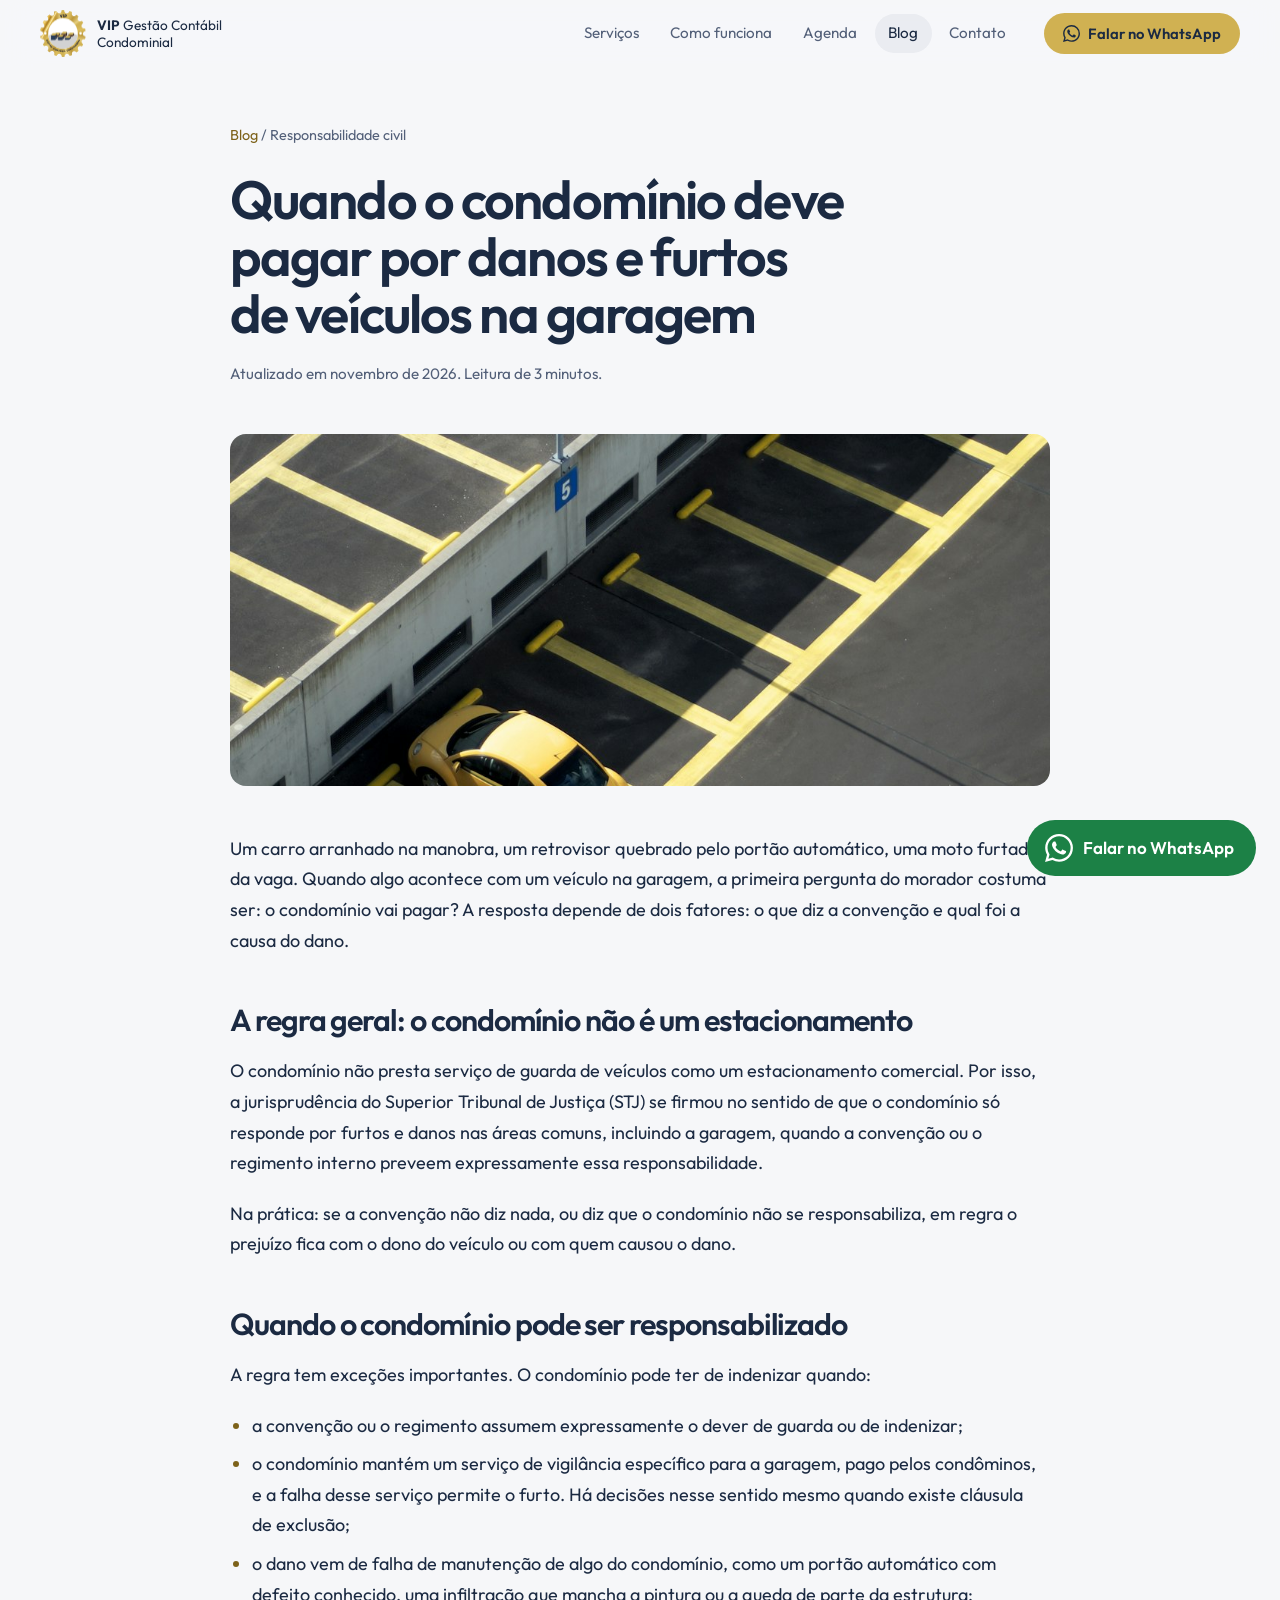
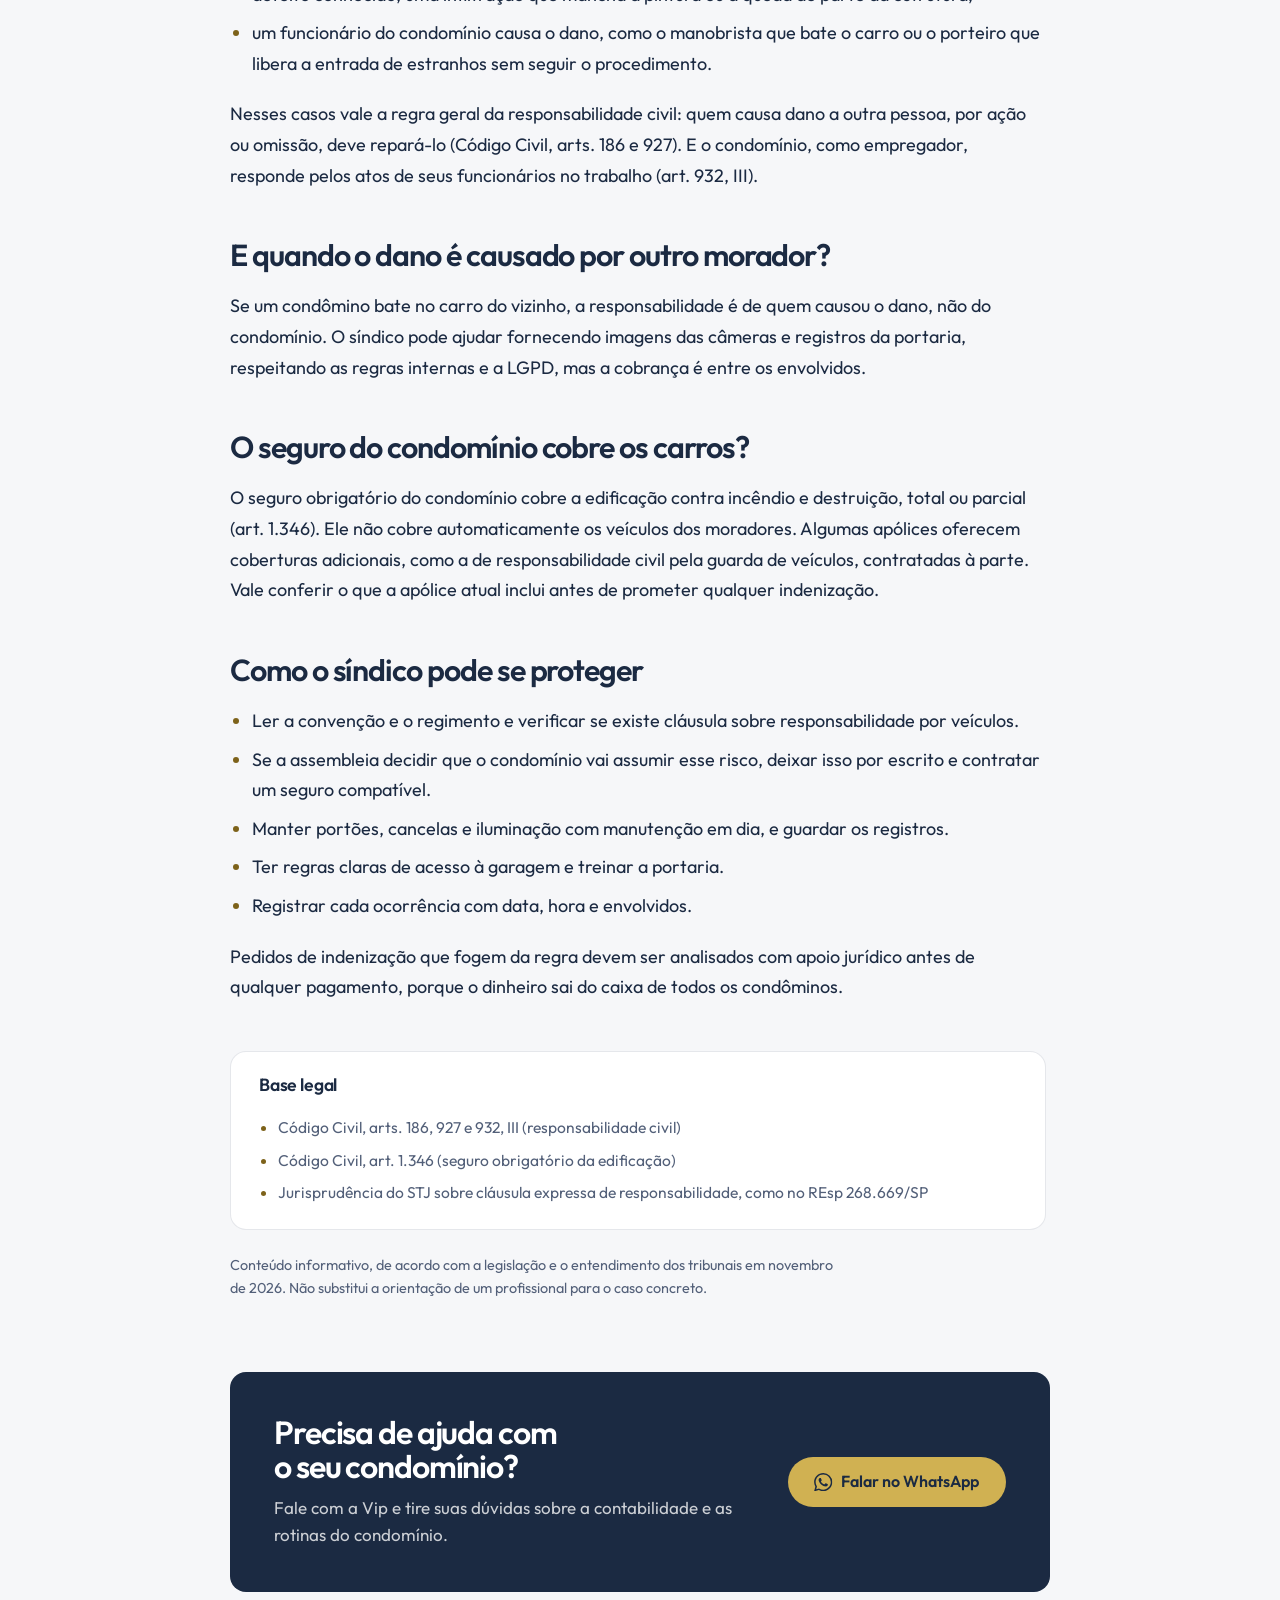
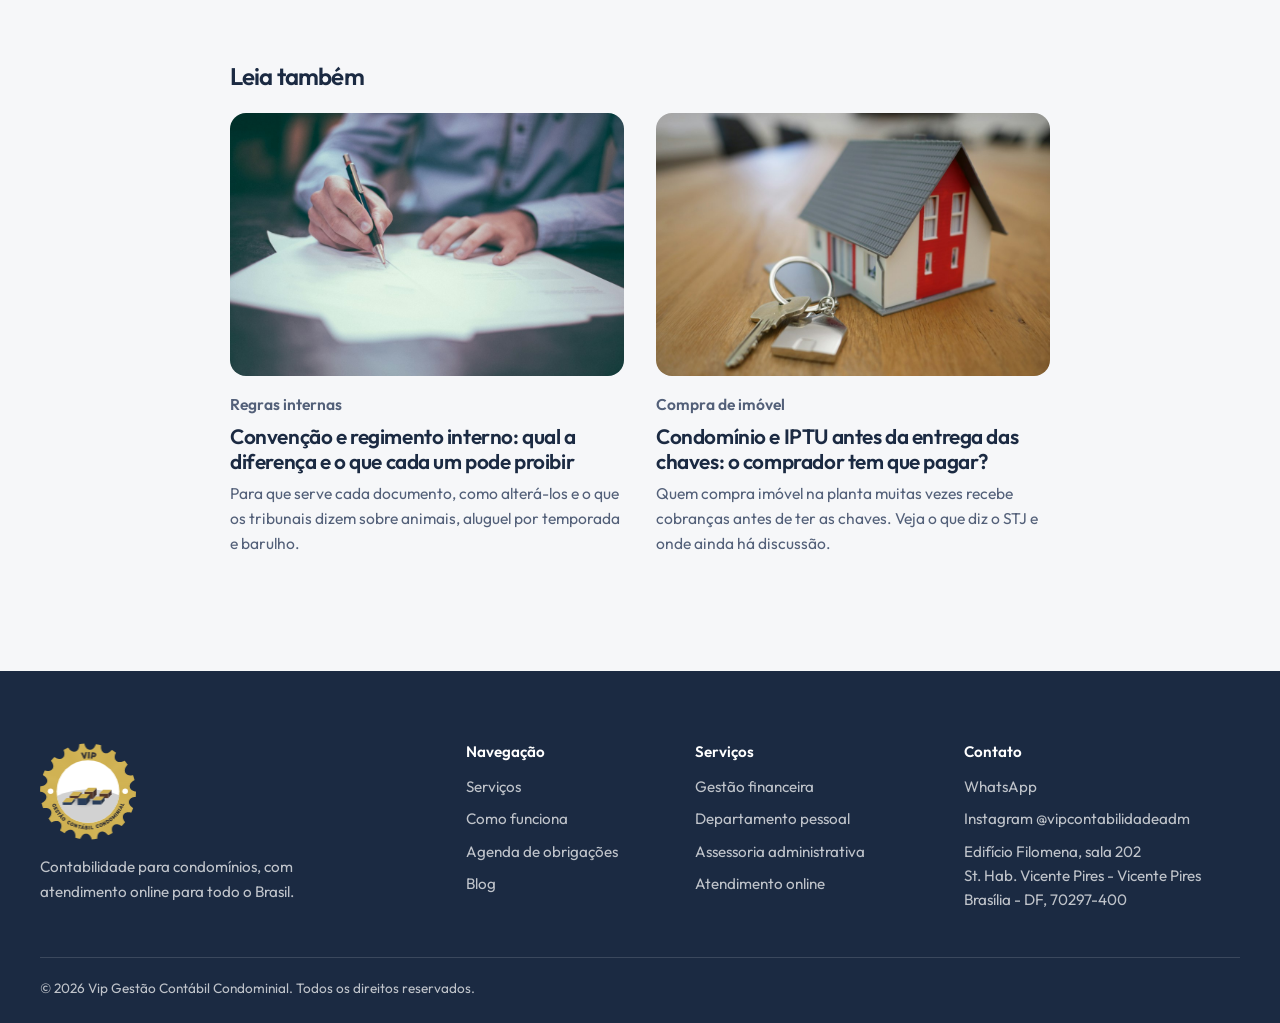
<file: blog/danos-veiculos-garagem.html>
<!DOCTYPE html>
<html lang="pt-BR">
  <head>
    <meta charset="UTF-8" />
    <meta name="viewport" content="width=device-width, initial-scale=1.0" />
    <title>Quando o condomínio deve pagar por danos e furtos de veículos na garagem | Blog Vip Gestão Contábil Condominial</title>
    <meta name="description" content="A resposta depende da convenção e de como o dano aconteceu. Entenda o que dizem os tribunais e como o síndico pode se proteger." />
    <meta name="theme-color" content="#F6F7F9" />
    <meta property="og:type" content="article" />
    <meta property="og:site_name" content="Vip Gestão Contábil Condominial" />
    <meta property="og:title" content="Quando o condomínio deve pagar por danos e furtos de veículos na garagem | Blog Vip Gestão Contábil Condominial" />
    <meta property="og:description" content="A resposta depende da convenção e de como o dano aconteceu. Entenda o que dizem os tribunais e como o síndico pode se proteger." />
    <meta property="og:locale" content="pt_BR" />

    <link rel="icon" href="../assets/logo-vip-180.png" />
    <link rel="apple-touch-icon" href="../assets/logo-vip-180.png" />
    <link rel="preconnect" href="https://fonts.googleapis.com" />
    <link rel="preconnect" href="https://fonts.gstatic.com" crossorigin />
    <link href="https://fonts.googleapis.com/css2?family=Outfit:wght@300..700&display=swap" rel="stylesheet" />
    <link rel="stylesheet" href="../styles.css" />
    <script>document.documentElement.classList.add("js");</script>
  </head>
  <body class="pagina-blog">
    <svg width="0" height="0" style="position:absolute" aria-hidden="true"><symbol id="i-wa" viewBox="0 0 24 24"><path fill="currentColor" d="M17.472 14.382c-.297-.149-1.758-.867-2.03-.967-.273-.099-.471-.148-.67.15-.197.297-.767.966-.94 1.164-.173.199-.347.223-.644.075-.297-.15-1.255-.463-2.39-1.475-.883-.788-1.48-1.761-1.653-2.059-.173-.297-.018-.458.13-.606.134-.133.298-.347.446-.52.149-.174.198-.298.298-.497.099-.198.05-.371-.025-.52-.075-.149-.669-1.612-.916-2.207-.242-.579-.487-.5-.669-.51-.173-.008-.371-.01-.57-.01-.198 0-.52.074-.792.372-.272.297-1.04 1.016-1.04 2.479 0 1.462 1.065 2.875 1.213 3.074.149.198 2.096 3.2 5.077 4.487.709.306 1.262.489 1.694.625.712.227 1.36.195 1.871.118.571-.085 1.758-.719 2.006-1.413.248-.694.248-1.289.173-1.413-.074-.124-.272-.198-.57-.347m-5.421 7.403h-.004a9.87 9.87 0 01-5.031-1.378l-.361-.214-3.741.982.998-3.648-.235-.374a9.86 9.86 0 01-1.51-5.26c.001-5.45 4.436-9.884 9.888-9.884 2.64 0 5.122 1.03 6.988 2.898a9.825 9.825 0 012.893 6.994c-.003 5.45-4.437 9.884-9.885 9.884m8.413-18.297A11.815 11.815 0 0012.05 0C5.495 0 .16 5.335.157 11.892c0 2.096.547 4.142 1.588 5.945L.057 24l6.305-1.654a11.882 11.882 0 005.683 1.448h.005c6.554 0 11.89-5.335 11.893-11.893a11.821 11.821 0 00-3.48-8.413Z"/></symbol></svg>

    <a class="skip-link" href="#conteudo-principal">Pular para o conteúdo</a>

    <header class="header">
      <div class="wrap header__inner">
        <a href="../index.html" class="logo" aria-label="Vip Gestão Contábil Condominial, ir para a página inicial">
          <span class="logo-anim"><img src="../assets/logo-vip.png" alt="" width="505" height="512" /></span>
          <span class="logo__txt"><strong>VIP</strong> Gestão Contábil<br />Condominial</span>
        </a>

        <nav class="nav" id="nav" aria-label="Principal">
          <ul>
            <li><a href="../index.html#servicos">Serviços</a></li>
            <li><a href="../index.html#como-funciona">Como funciona</a></li>
            <li><a href="../index.html#utilitario">Agenda</a></li>
            <li><a href="index.html" aria-current="true">Blog</a></li>
            <li><a href="../index.html#contato">Contato</a></li>
          </ul>
        </nav>

        <a href="../index.html#contato" data-wa="Olá! Vim pelo blog e gostaria de falar com a Vip Gestão Contábil Condominial." class="btn btn--gold btn--sm header__cta"><svg class="ico" aria-hidden="true"><use href="#i-wa"></use></svg>Falar no WhatsApp</a>

        <button class="nav__toggle" id="navToggle" type="button" aria-expanded="false" aria-controls="nav" aria-label="Abrir menu de navegação">
          <span></span>
        </button>
      </div>
    </header>

    <main id="conteudo-principal" class="artigo">
      <article class="wrap">
        <header class="artigo__topo">
          <p class="migalha"><a href="index.html">Blog</a> / Responsabilidade civil</p>
          <h1>Quando o condomínio deve pagar por danos e furtos de veículos na garagem</h1>
          <p class="artigo__meta">Atualizado em novembro de 2026. Leitura de 3 minutos.</p>
        </header>
        <figure class="artigo__capa"><img src="../assets/artigo-garagem.jpg" alt="" width="1080" height="720" decoding="async" /></figure>

        <div class="prose">
<p>Um carro arranhado na manobra, um retrovisor quebrado pelo portão automático, uma moto furtada da vaga. Quando algo acontece com um veículo na garagem, a primeira pergunta do morador costuma ser: o condomínio vai pagar? A resposta depende de dois fatores: o que diz a convenção e qual foi a causa do dano.</p>

<h2>A regra geral: o condomínio não é um estacionamento</h2>
<p>O condomínio não presta serviço de guarda de veículos como um estacionamento comercial. Por isso, a jurisprudência do Superior Tribunal de Justiça (STJ) se firmou no sentido de que o condomínio só responde por furtos e danos nas áreas comuns, incluindo a garagem, quando a convenção ou o regimento interno preveem expressamente essa responsabilidade.</p>
<p>Na prática: se a convenção não diz nada, ou diz que o condomínio não se responsabiliza, em regra o prejuízo fica com o dono do veículo ou com quem causou o dano.</p>

<h2>Quando o condomínio pode ser responsabilizado</h2>
<p>A regra tem exceções importantes. O condomínio pode ter de indenizar quando:</p>
<ul>
  <li>a convenção ou o regimento assumem expressamente o dever de guarda ou de indenizar;</li>
  <li>o condomínio mantém um serviço de vigilância específico para a garagem, pago pelos condôminos, e a falha desse serviço permite o furto. Há decisões nesse sentido mesmo quando existe cláusula de exclusão;</li>
  <li>o dano vem de falha de manutenção de algo do condomínio, como um portão automático com defeito conhecido, uma infiltração que mancha a pintura ou a queda de parte da estrutura;</li>
  <li>um funcionário do condomínio causa o dano, como o manobrista que bate o carro ou o porteiro que libera a entrada de estranhos sem seguir o procedimento.</li>
</ul>
<p>Nesses casos vale a regra geral da responsabilidade civil: quem causa dano a outra pessoa, por ação ou omissão, deve repará-lo (Código Civil, arts. 186 e 927). E o condomínio, como empregador, responde pelos atos de seus funcionários no trabalho (art. 932, III).</p>

<h2>E quando o dano é causado por outro morador?</h2>
<p>Se um condômino bate no carro do vizinho, a responsabilidade é de quem causou o dano, não do condomínio. O síndico pode ajudar fornecendo imagens das câmeras e registros da portaria, respeitando as regras internas e a LGPD, mas a cobrança é entre os envolvidos.</p>

<h2>O seguro do condomínio cobre os carros?</h2>
<p>O seguro obrigatório do condomínio cobre a edificação contra incêndio e destruição, total ou parcial (art. 1.346). Ele não cobre automaticamente os veículos dos moradores. Algumas apólices oferecem coberturas adicionais, como a de responsabilidade civil pela guarda de veículos, contratadas à parte. Vale conferir o que a apólice atual inclui antes de prometer qualquer indenização.</p>

<h2>Como o síndico pode se proteger</h2>
<ul>
  <li>Ler a convenção e o regimento e verificar se existe cláusula sobre responsabilidade por veículos.</li>
  <li>Se a assembleia decidir que o condomínio vai assumir esse risco, deixar isso por escrito e contratar um seguro compatível.</li>
  <li>Manter portões, cancelas e iluminação com manutenção em dia, e guardar os registros.</li>
  <li>Ter regras claras de acesso à garagem e treinar a portaria.</li>
  <li>Registrar cada ocorrência com data, hora e envolvidos.</li>
</ul>
<p>Pedidos de indenização que fogem da regra devem ser analisados com apoio jurídico antes de qualquer pagamento, porque o dinheiro sai do caixa de todos os condôminos.</p>
        </div>

        <aside class="base-legal prose" aria-labelledby="base-t">
          <h2 id="base-t">Base legal</h2>
          <ul>
            <li>Código Civil, arts. 186, 927 e 932, III (responsabilidade civil)</li>
            <li>Código Civil, art. 1.346 (seguro obrigatório da edificação)</li>
            <li>Jurisprudência do STJ sobre cláusula expressa de responsabilidade, como no REsp 268.669/SP</li>
          </ul>
        </aside>
        <p class="aviso">Conteúdo informativo, de acordo com a legislação e o entendimento dos tribunais em novembro de 2026. Não substitui a orientação de um profissional para o caso concreto.</p>

        <div class="artigo__cta">
          <div>
            <h2>Precisa de ajuda com o seu condomínio?</h2>
            <p>Fale com a Vip e tire suas dúvidas sobre a contabilidade e as rotinas do condomínio.</p>
          </div>
          <a href="../index.html#contato" data-wa="Olá! Li o artigo &quot;Quando o condomínio deve pagar por danos e furtos de veículos na garagem&quot; e gostaria de falar com a Vip." class="btn btn--gold"><svg class="ico" aria-hidden="true"><use href="#i-wa"></use></svg>Falar no WhatsApp</a>
        </div>

        <section class="leia" aria-labelledby="leia-t">
          <h2 id="leia-t">Leia também</h2>
          <div class="posts">
            <a class="post reveal" href="convencao-x-regimento-interno.html">
              <div class="post__img"><img src="../assets/departamento-pessoal.jpg" alt="" width="1080" height="720" loading="lazy" decoding="async" /></div>
              <div>
              <p class="post__cat">Regras internas</p>
              <h3>Convenção e regimento interno: qual a diferença e o que cada um pode proibir</h3>
              <p>Para que serve cada documento, como alterá-los e o que os tribunais dizem sobre animais, aluguel por temporada e barulho.</p>
              </div>
            </a>
            <a class="post reveal" href="condominio-iptu-antes-das-chaves.html">
              <div class="post__img"><img src="../assets/artigo-chaves.jpg" alt="" width="1080" height="720" loading="lazy" decoding="async" /></div>
              <div>
              <p class="post__cat">Compra de imóvel</p>
              <h3>Condomínio e IPTU antes da entrega das chaves: o comprador tem que pagar?</h3>
              <p>Quem compra imóvel na planta muitas vezes recebe cobranças antes de ter as chaves. Veja o que diz o STJ e onde ainda há discussão.</p>
              </div>
            </a>
          </div>
        </section>
      </article>
    </main>

    <div class="dark">
      <footer class="footer">
        <div class="wrap">
          <div class="footer__grid">
            <div>
              <div class="logo-anim footer__logo"><img src="../assets/logo-vip.png" alt="Vip Gestão Contábil Condominial" width="505" height="512" loading="lazy" /></div>
              <p>Contabilidade para condomínios, com atendimento online para todo o Brasil.</p>
            </div>
            <div>
              <h3>Navegação</h3>
              <ul>
                <li><a href="../index.html#servicos">Serviços</a></li>
                <li><a href="../index.html#como-funciona">Como funciona</a></li>
                <li><a href="../index.html#utilitario">Agenda de obrigações</a></li>
                <li><a href="index.html">Blog</a></li>
              </ul>
            </div>
            <div>
              <h3>Serviços</h3>
              <ul>
                <li><a href="../index.html#servicos">Gestão financeira</a></li>
                <li><a href="../index.html#servicos">Departamento pessoal</a></li>
                <li><a href="../index.html#servicos">Assessoria administrativa</a></li>
                <li><a href="../index.html#servicos">Atendimento online</a></li>
              </ul>
            </div>
            <div>
              <h3>Contato</h3>
              <ul id="dados">
                <li><a href="../index.html#contato" data-wa="Olá! Vim pelo site e gostaria de falar com a Vip Gestão Contábil Condominial.">WhatsApp</a></li>
              </ul>
            </div>
          </div>
          <div class="footer__bottom">
            <span>© <span id="anoAtual">2026</span> Vip Gestão Contábil Condominial. Todos os direitos reservados.</span>
            <span id="legal"></span>
            <a href="../index.html#contato" data-url="privacidade" id="privacidade" hidden>Política de Privacidade</a>
          </div>
        </div>
      </footer>
    </div>

    <a href="../index.html#contato" data-wa="Olá! Vim pelo blog e gostaria de falar com a Vip Gestão Contábil Condominial." class="whatsapp-float" aria-label="Falar no WhatsApp">
      <svg class="ico" aria-hidden="true"><use href="#i-wa"></use></svg>
      <span class="whatsapp-float__label" aria-hidden="true">Falar no WhatsApp</span>
    </a>

    <script src="../logo-animada.js"></script>
    <script src="../config.js"></script>
    <script src="../script.js"></script>
  </body>
</html>
</file>
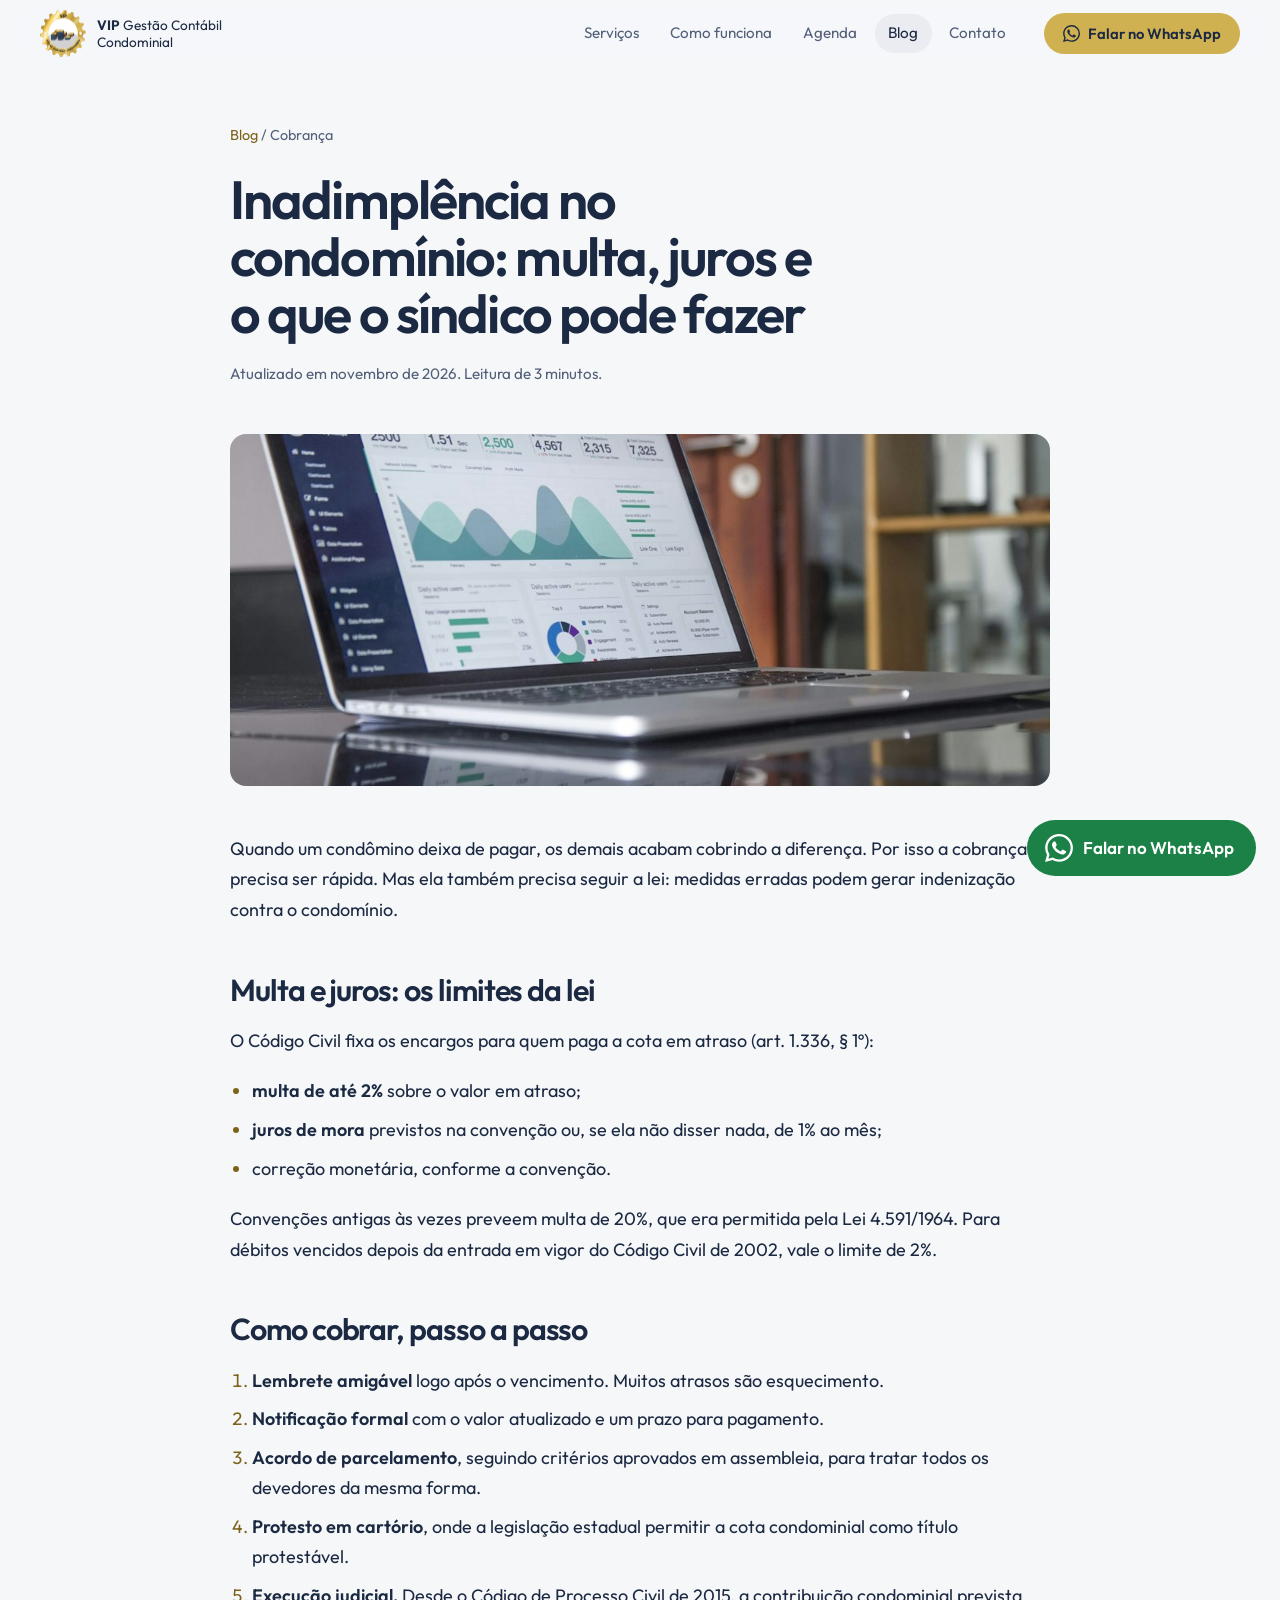
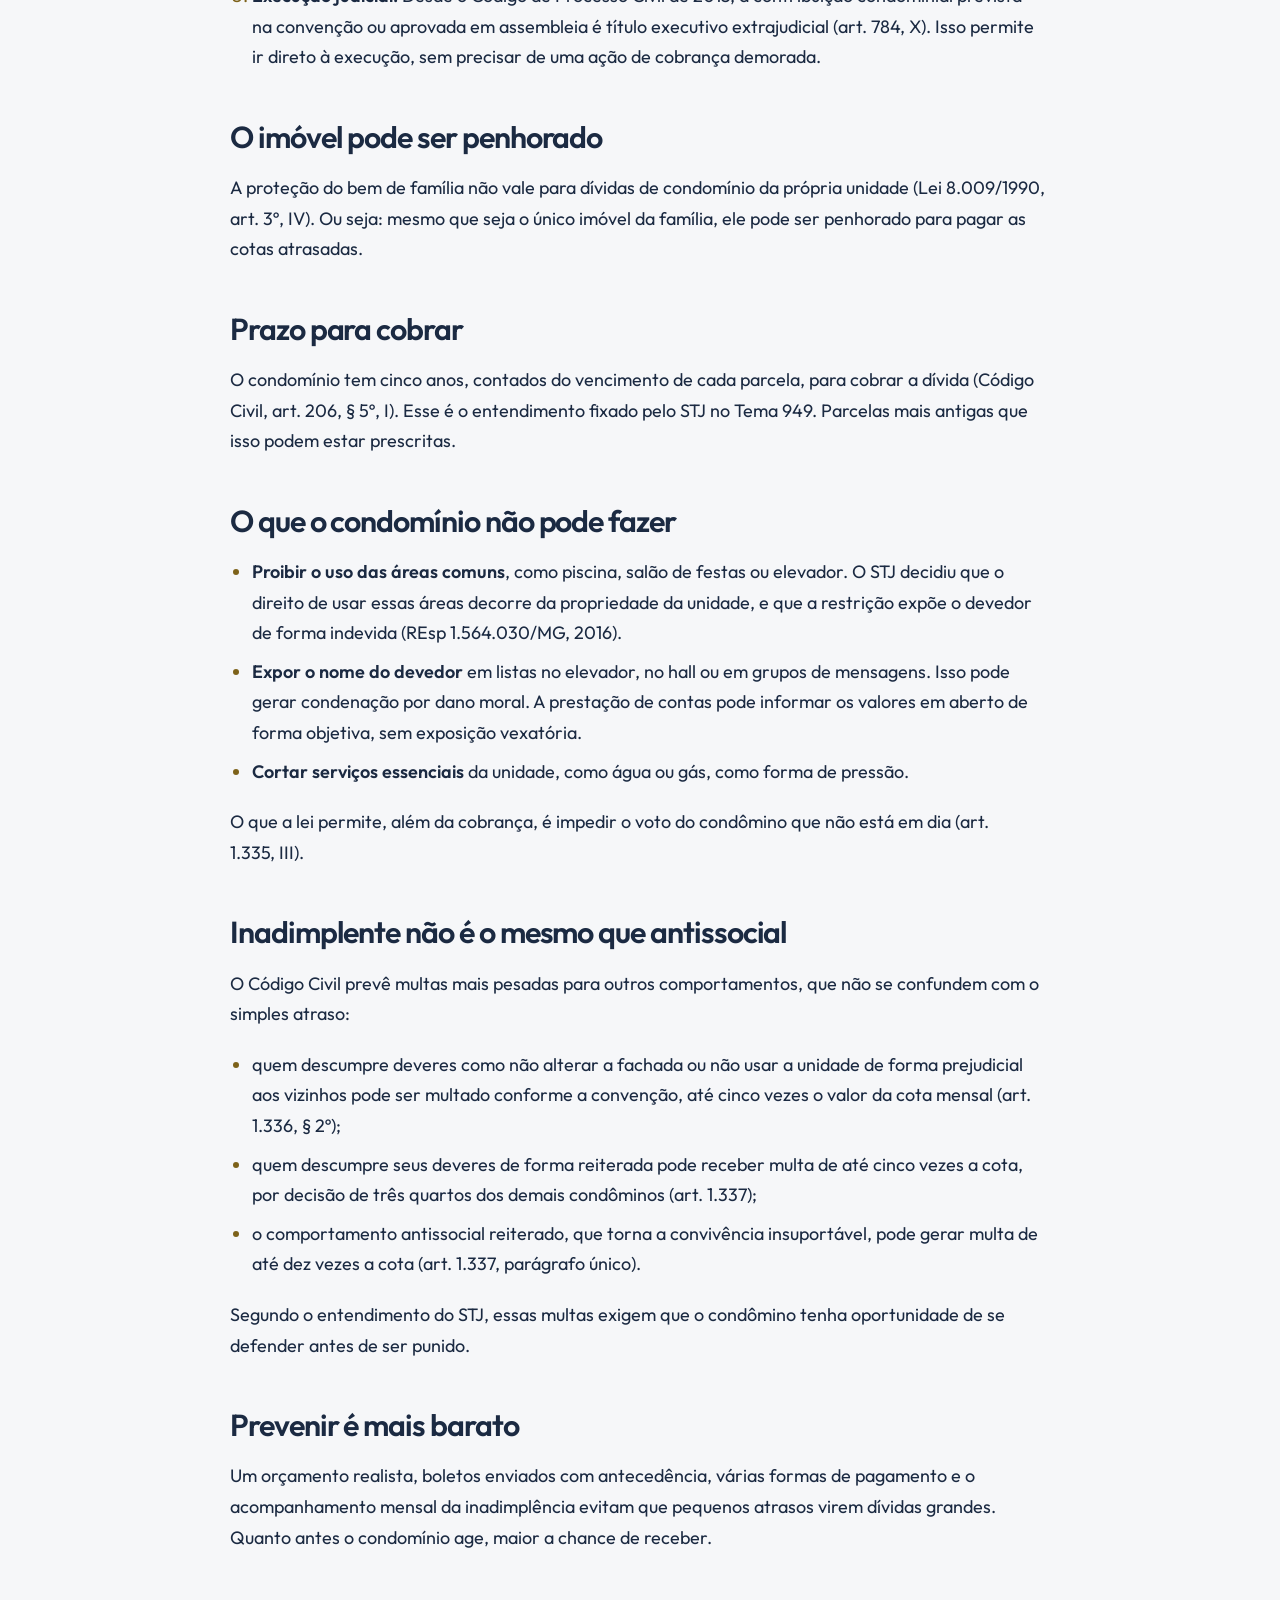
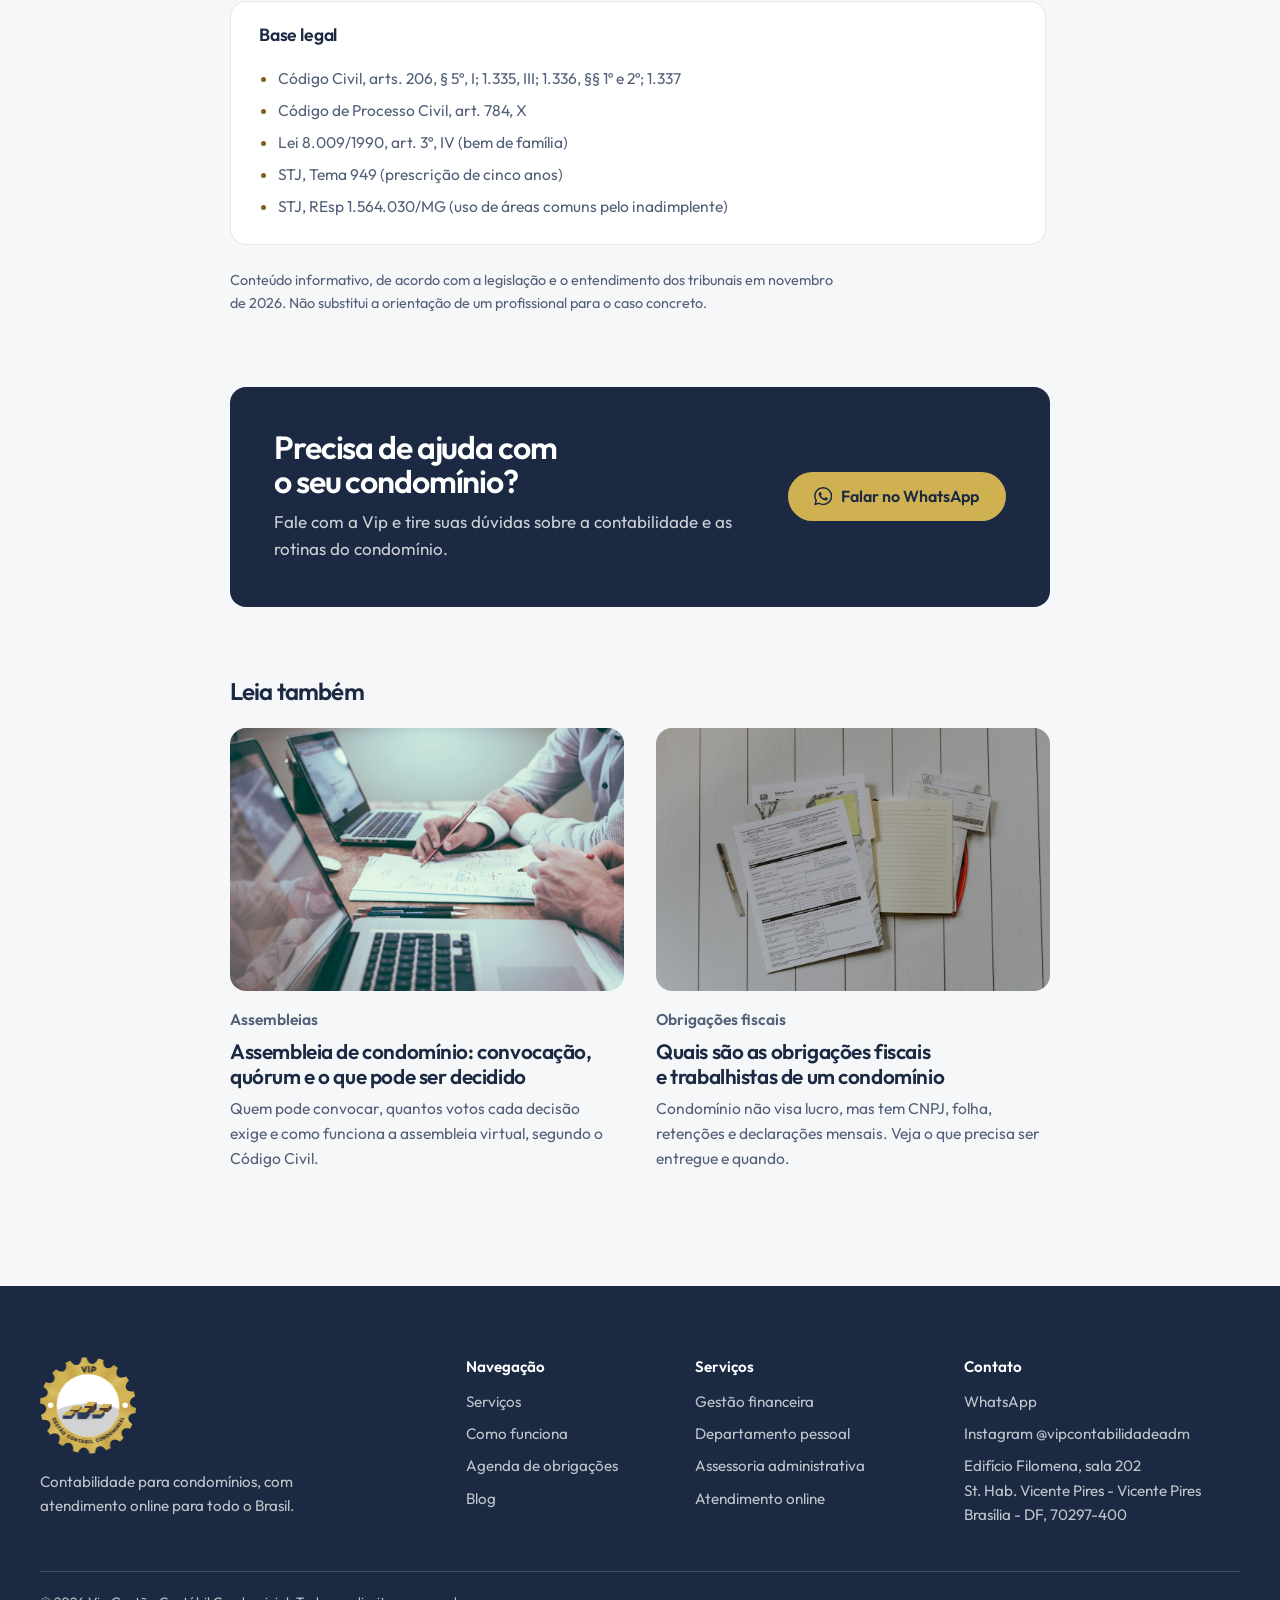
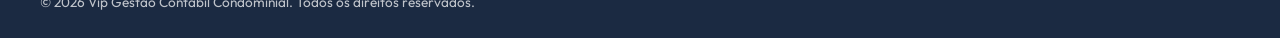
<file: blog/inadimplencia-multas-condominio.html>
<!DOCTYPE html>
<html lang="pt-BR">
  <head>
    <meta charset="UTF-8" />
    <meta name="viewport" content="width=device-width, initial-scale=1.0" />
    <title>Inadimplência no condomínio: multa, juros e o que o síndico pode fazer | Blog Vip Gestão Contábil Condominial</title>
    <meta name="description" content="Os limites de multa e juros, como cobrar com segurança e o que o condomínio não pode fazer com o condômino em atraso." />
    <meta name="theme-color" content="#F6F7F9" />
    <meta property="og:type" content="article" />
    <meta property="og:site_name" content="Vip Gestão Contábil Condominial" />
    <meta property="og:title" content="Inadimplência no condomínio: multa, juros e o que o síndico pode fazer | Blog Vip Gestão Contábil Condominial" />
    <meta property="og:description" content="Os limites de multa e juros, como cobrar com segurança e o que o condomínio não pode fazer com o condômino em atraso." />
    <meta property="og:locale" content="pt_BR" />

    <link rel="icon" href="../assets/logo-vip-180.png" />
    <link rel="apple-touch-icon" href="../assets/logo-vip-180.png" />
    <link rel="preconnect" href="https://fonts.googleapis.com" />
    <link rel="preconnect" href="https://fonts.gstatic.com" crossorigin />
    <link href="https://fonts.googleapis.com/css2?family=Outfit:wght@300..700&display=swap" rel="stylesheet" />
    <link rel="stylesheet" href="../styles.css" />
    <script>document.documentElement.classList.add("js");</script>
  </head>
  <body class="pagina-blog">
    <svg width="0" height="0" style="position:absolute" aria-hidden="true"><symbol id="i-wa" viewBox="0 0 24 24"><path fill="currentColor" d="M17.472 14.382c-.297-.149-1.758-.867-2.03-.967-.273-.099-.471-.148-.67.15-.197.297-.767.966-.94 1.164-.173.199-.347.223-.644.075-.297-.15-1.255-.463-2.39-1.475-.883-.788-1.48-1.761-1.653-2.059-.173-.297-.018-.458.13-.606.134-.133.298-.347.446-.52.149-.174.198-.298.298-.497.099-.198.05-.371-.025-.52-.075-.149-.669-1.612-.916-2.207-.242-.579-.487-.5-.669-.51-.173-.008-.371-.01-.57-.01-.198 0-.52.074-.792.372-.272.297-1.04 1.016-1.04 2.479 0 1.462 1.065 2.875 1.213 3.074.149.198 2.096 3.2 5.077 4.487.709.306 1.262.489 1.694.625.712.227 1.36.195 1.871.118.571-.085 1.758-.719 2.006-1.413.248-.694.248-1.289.173-1.413-.074-.124-.272-.198-.57-.347m-5.421 7.403h-.004a9.87 9.87 0 01-5.031-1.378l-.361-.214-3.741.982.998-3.648-.235-.374a9.86 9.86 0 01-1.51-5.26c.001-5.45 4.436-9.884 9.888-9.884 2.64 0 5.122 1.03 6.988 2.898a9.825 9.825 0 012.893 6.994c-.003 5.45-4.437 9.884-9.885 9.884m8.413-18.297A11.815 11.815 0 0012.05 0C5.495 0 .16 5.335.157 11.892c0 2.096.547 4.142 1.588 5.945L.057 24l6.305-1.654a11.882 11.882 0 005.683 1.448h.005c6.554 0 11.89-5.335 11.893-11.893a11.821 11.821 0 00-3.48-8.413Z"/></symbol></svg>

    <a class="skip-link" href="#conteudo-principal">Pular para o conteúdo</a>

    <header class="header">
      <div class="wrap header__inner">
        <a href="../index.html" class="logo" aria-label="Vip Gestão Contábil Condominial, ir para a página inicial">
          <span class="logo-anim"><img src="../assets/logo-vip.png" alt="" width="505" height="512" /></span>
          <span class="logo__txt"><strong>VIP</strong> Gestão Contábil<br />Condominial</span>
        </a>

        <nav class="nav" id="nav" aria-label="Principal">
          <ul>
            <li><a href="../index.html#servicos">Serviços</a></li>
            <li><a href="../index.html#como-funciona">Como funciona</a></li>
            <li><a href="../index.html#utilitario">Agenda</a></li>
            <li><a href="index.html" aria-current="true">Blog</a></li>
            <li><a href="../index.html#contato">Contato</a></li>
          </ul>
        </nav>

        <a href="../index.html#contato" data-wa="Olá! Vim pelo blog e gostaria de falar com a Vip Gestão Contábil Condominial." class="btn btn--gold btn--sm header__cta"><svg class="ico" aria-hidden="true"><use href="#i-wa"></use></svg>Falar no WhatsApp</a>

        <button class="nav__toggle" id="navToggle" type="button" aria-expanded="false" aria-controls="nav" aria-label="Abrir menu de navegação">
          <span></span>
        </button>
      </div>
    </header>

    <main id="conteudo-principal" class="artigo">
      <article class="wrap">
        <header class="artigo__topo">
          <p class="migalha"><a href="index.html">Blog</a> / Cobrança</p>
          <h1>Inadimplência no condomínio: multa, juros e o que o síndico pode fazer</h1>
          <p class="artigo__meta">Atualizado em novembro de 2026. Leitura de 3 minutos.</p>
        </header>
        <figure class="artigo__capa"><img src="../assets/gestao-financeira.jpg" alt="" width="1080" height="720" decoding="async" /></figure>

        <div class="prose">
<p>Quando um condômino deixa de pagar, os demais acabam cobrindo a diferença. Por isso a cobrança precisa ser rápida. Mas ela também precisa seguir a lei: medidas erradas podem gerar indenização contra o condomínio.</p>

<h2>Multa e juros: os limites da lei</h2>
<p>O Código Civil fixa os encargos para quem paga a cota em atraso (art. 1.336, § 1º):</p>
<ul>
  <li><strong>multa de até 2%</strong> sobre o valor em atraso;</li>
  <li><strong>juros de mora</strong> previstos na convenção ou, se ela não disser nada, de 1% ao mês;</li>
  <li>correção monetária, conforme a convenção.</li>
</ul>
<p>Convenções antigas às vezes preveem multa de 20%, que era permitida pela Lei 4.591/1964. Para débitos vencidos depois da entrada em vigor do Código Civil de 2002, vale o limite de 2%.</p>

<h2>Como cobrar, passo a passo</h2>
<ol>
  <li><strong>Lembrete amigável</strong> logo após o vencimento. Muitos atrasos são esquecimento.</li>
  <li><strong>Notificação formal</strong> com o valor atualizado e um prazo para pagamento.</li>
  <li><strong>Acordo de parcelamento</strong>, seguindo critérios aprovados em assembleia, para tratar todos os devedores da mesma forma.</li>
  <li><strong>Protesto em cartório</strong>, onde a legislação estadual permitir a cota condominial como título protestável.</li>
  <li><strong>Execução judicial.</strong> Desde o Código de Processo Civil de 2015, a contribuição condominial prevista na convenção ou aprovada em assembleia é título executivo extrajudicial (art. 784, X). Isso permite ir direto à execução, sem precisar de uma ação de cobrança demorada.</li>
</ol>

<h2>O imóvel pode ser penhorado</h2>
<p>A proteção do bem de família não vale para dívidas de condomínio da própria unidade (Lei 8.009/1990, art. 3º, IV). Ou seja: mesmo que seja o único imóvel da família, ele pode ser penhorado para pagar as cotas atrasadas.</p>

<h2>Prazo para cobrar</h2>
<p>O condomínio tem cinco anos, contados do vencimento de cada parcela, para cobrar a dívida (Código Civil, art. 206, § 5º, I). Esse é o entendimento fixado pelo STJ no Tema 949. Parcelas mais antigas que isso podem estar prescritas.</p>

<h2>O que o condomínio não pode fazer</h2>
<ul>
  <li><strong>Proibir o uso das áreas comuns</strong>, como piscina, salão de festas ou elevador. O STJ decidiu que o direito de usar essas áreas decorre da propriedade da unidade, e que a restrição expõe o devedor de forma indevida (REsp 1.564.030/MG, 2016).</li>
  <li><strong>Expor o nome do devedor</strong> em listas no elevador, no hall ou em grupos de mensagens. Isso pode gerar condenação por dano moral. A prestação de contas pode informar os valores em aberto de forma objetiva, sem exposição vexatória.</li>
  <li><strong>Cortar serviços essenciais</strong> da unidade, como água ou gás, como forma de pressão.</li>
</ul>
<p>O que a lei permite, além da cobrança, é impedir o voto do condômino que não está em dia (art. 1.335, III).</p>

<h2>Inadimplente não é o mesmo que antissocial</h2>
<p>O Código Civil prevê multas mais pesadas para outros comportamentos, que não se confundem com o simples atraso:</p>
<ul>
  <li>quem descumpre deveres como não alterar a fachada ou não usar a unidade de forma prejudicial aos vizinhos pode ser multado conforme a convenção, até cinco vezes o valor da cota mensal (art. 1.336, § 2º);</li>
  <li>quem descumpre seus deveres de forma reiterada pode receber multa de até cinco vezes a cota, por decisão de três quartos dos demais condôminos (art. 1.337);</li>
  <li>o comportamento antissocial reiterado, que torna a convivência insuportável, pode gerar multa de até dez vezes a cota (art. 1.337, parágrafo único).</li>
</ul>
<p>Segundo o entendimento do STJ, essas multas exigem que o condômino tenha oportunidade de se defender antes de ser punido.</p>

<h2>Prevenir é mais barato</h2>
<p>Um orçamento realista, boletos enviados com antecedência, várias formas de pagamento e o acompanhamento mensal da inadimplência evitam que pequenos atrasos virem dívidas grandes. Quanto antes o condomínio age, maior a chance de receber.</p>
        </div>

        <aside class="base-legal prose" aria-labelledby="base-t">
          <h2 id="base-t">Base legal</h2>
          <ul>
            <li>Código Civil, arts. 206, § 5º, I; 1.335, III; 1.336, §§ 1º e 2º; 1.337</li>
            <li>Código de Processo Civil, art. 784, X</li>
            <li>Lei 8.009/1990, art. 3º, IV (bem de família)</li>
            <li>STJ, Tema 949 (prescrição de cinco anos)</li>
            <li>STJ, REsp 1.564.030/MG (uso de áreas comuns pelo inadimplente)</li>
          </ul>
        </aside>
        <p class="aviso">Conteúdo informativo, de acordo com a legislação e o entendimento dos tribunais em novembro de 2026. Não substitui a orientação de um profissional para o caso concreto.</p>

        <div class="artigo__cta">
          <div>
            <h2>Precisa de ajuda com o seu condomínio?</h2>
            <p>Fale com a Vip e tire suas dúvidas sobre a contabilidade e as rotinas do condomínio.</p>
          </div>
          <a href="../index.html#contato" data-wa="Olá! Li o artigo &quot;Inadimplência no condomínio: multa, juros e o que o síndico pode fazer&quot; e gostaria de falar com a Vip." class="btn btn--gold"><svg class="ico" aria-hidden="true"><use href="#i-wa"></use></svg>Falar no WhatsApp</a>
        </div>

        <section class="leia" aria-labelledby="leia-t">
          <h2 id="leia-t">Leia também</h2>
          <div class="posts">
            <a class="post reveal" href="assembleias-e-quoruns.html">
              <div class="post__img"><img src="../assets/assessoria-administrativa.jpg" alt="" width="1080" height="720" loading="lazy" decoding="async" /></div>
              <div>
              <p class="post__cat">Assembleias</p>
              <h3>Assembleia de condomínio: convocação, quórum e o que pode ser decidido</h3>
              <p>Quem pode convocar, quantos votos cada decisão exige e como funciona a assembleia virtual, segundo o Código Civil.</p>
              </div>
            </a>
            <a class="post reveal" href="obrigacoes-fiscais-condominio.html">
              <div class="post__img"><img src="../assets/artigo-obrigacoes.jpg" alt="" width="1080" height="720" loading="lazy" decoding="async" /></div>
              <div>
              <p class="post__cat">Obrigações fiscais</p>
              <h3>Quais são as obrigações fiscais e trabalhistas de um condomínio</h3>
              <p>Condomínio não visa lucro, mas tem CNPJ, folha, retenções e declarações mensais. Veja o que precisa ser entregue e quando.</p>
              </div>
            </a>
          </div>
        </section>
      </article>
    </main>

    <div class="dark">
      <footer class="footer">
        <div class="wrap">
          <div class="footer__grid">
            <div>
              <div class="logo-anim footer__logo"><img src="../assets/logo-vip.png" alt="Vip Gestão Contábil Condominial" width="505" height="512" loading="lazy" /></div>
              <p>Contabilidade para condomínios, com atendimento online para todo o Brasil.</p>
            </div>
            <div>
              <h3>Navegação</h3>
              <ul>
                <li><a href="../index.html#servicos">Serviços</a></li>
                <li><a href="../index.html#como-funciona">Como funciona</a></li>
                <li><a href="../index.html#utilitario">Agenda de obrigações</a></li>
                <li><a href="index.html">Blog</a></li>
              </ul>
            </div>
            <div>
              <h3>Serviços</h3>
              <ul>
                <li><a href="../index.html#servicos">Gestão financeira</a></li>
                <li><a href="../index.html#servicos">Departamento pessoal</a></li>
                <li><a href="../index.html#servicos">Assessoria administrativa</a></li>
                <li><a href="../index.html#servicos">Atendimento online</a></li>
              </ul>
            </div>
            <div>
              <h3>Contato</h3>
              <ul id="dados">
                <li><a href="../index.html#contato" data-wa="Olá! Vim pelo site e gostaria de falar com a Vip Gestão Contábil Condominial.">WhatsApp</a></li>
              </ul>
            </div>
          </div>
          <div class="footer__bottom">
            <span>© <span id="anoAtual">2026</span> Vip Gestão Contábil Condominial. Todos os direitos reservados.</span>
            <span id="legal"></span>
            <a href="../index.html#contato" data-url="privacidade" id="privacidade" hidden>Política de Privacidade</a>
          </div>
        </div>
      </footer>
    </div>

    <a href="../index.html#contato" data-wa="Olá! Vim pelo blog e gostaria de falar com a Vip Gestão Contábil Condominial." class="whatsapp-float" aria-label="Falar no WhatsApp">
      <svg class="ico" aria-hidden="true"><use href="#i-wa"></use></svg>
      <span class="whatsapp-float__label" aria-hidden="true">Falar no WhatsApp</span>
    </a>

    <script src="../logo-animada.js"></script>
    <script src="../config.js"></script>
    <script src="../script.js"></script>
  </body>
</html>
</file>
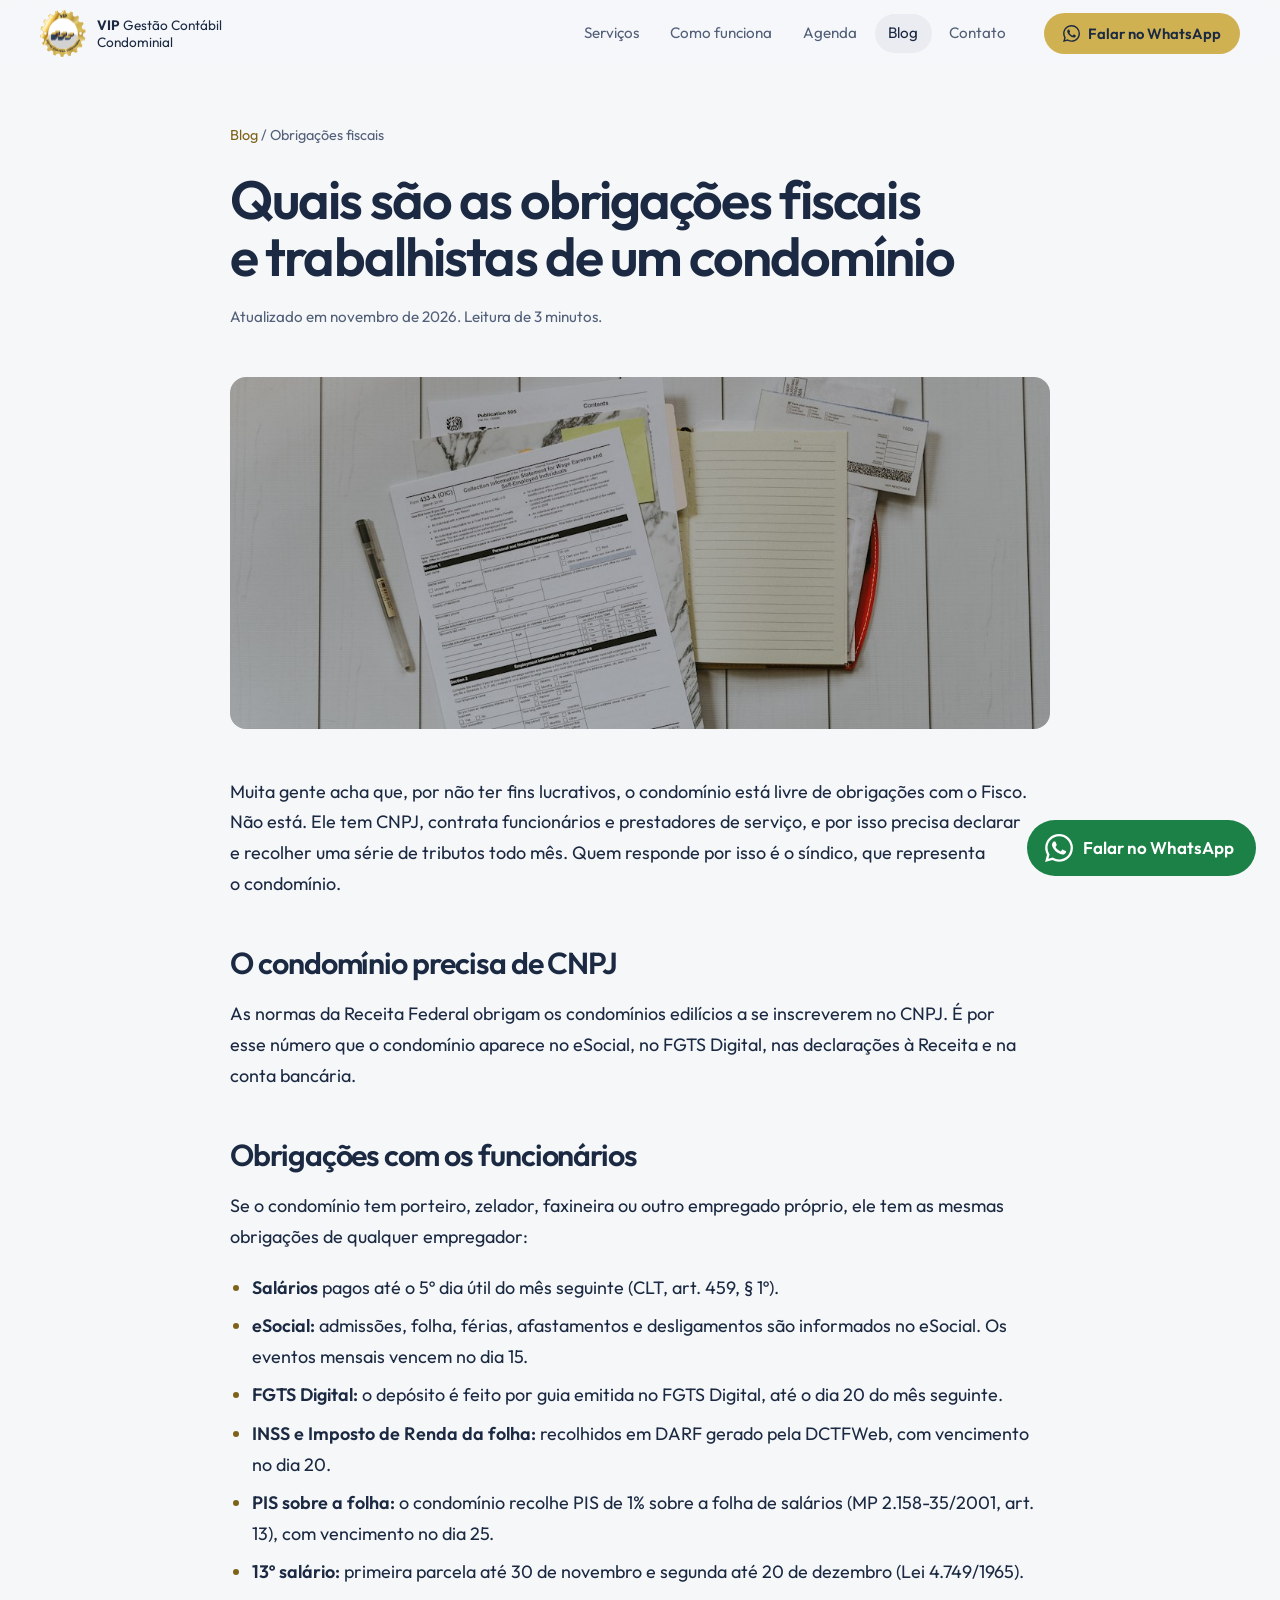
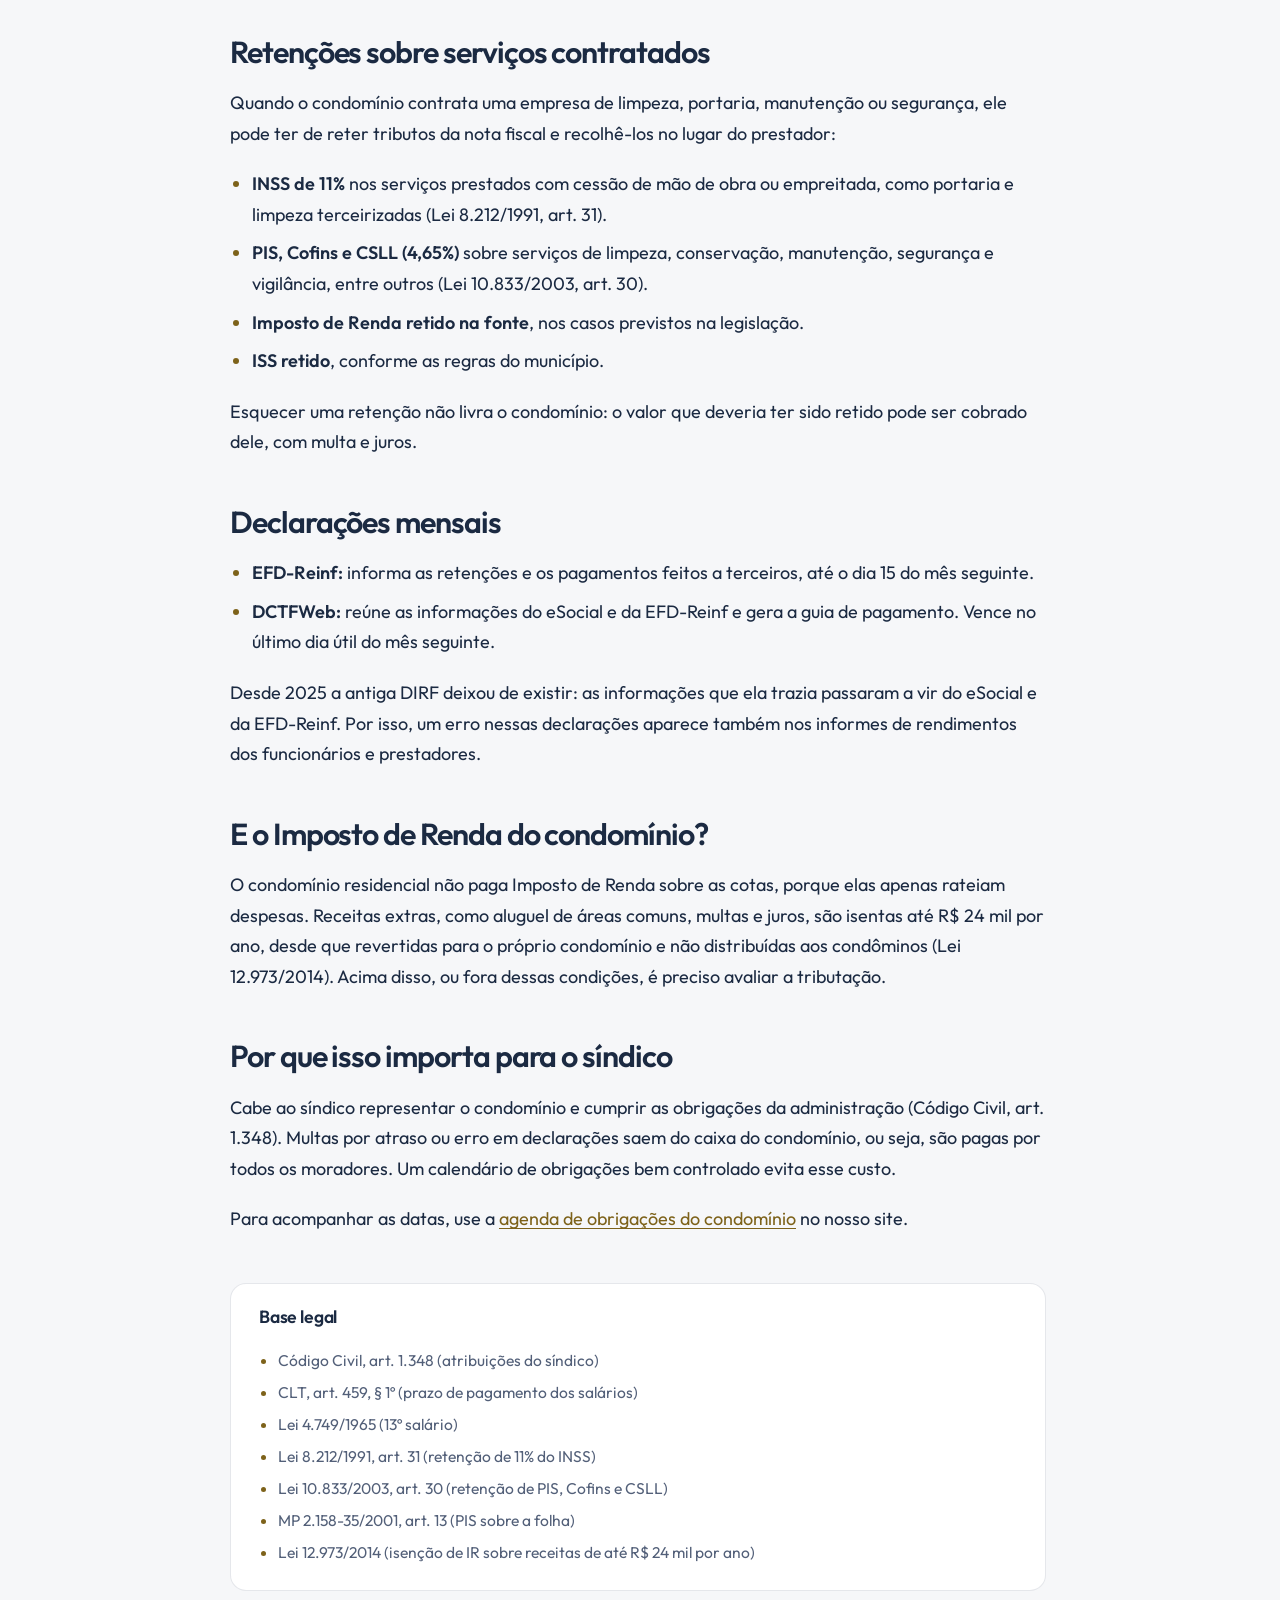
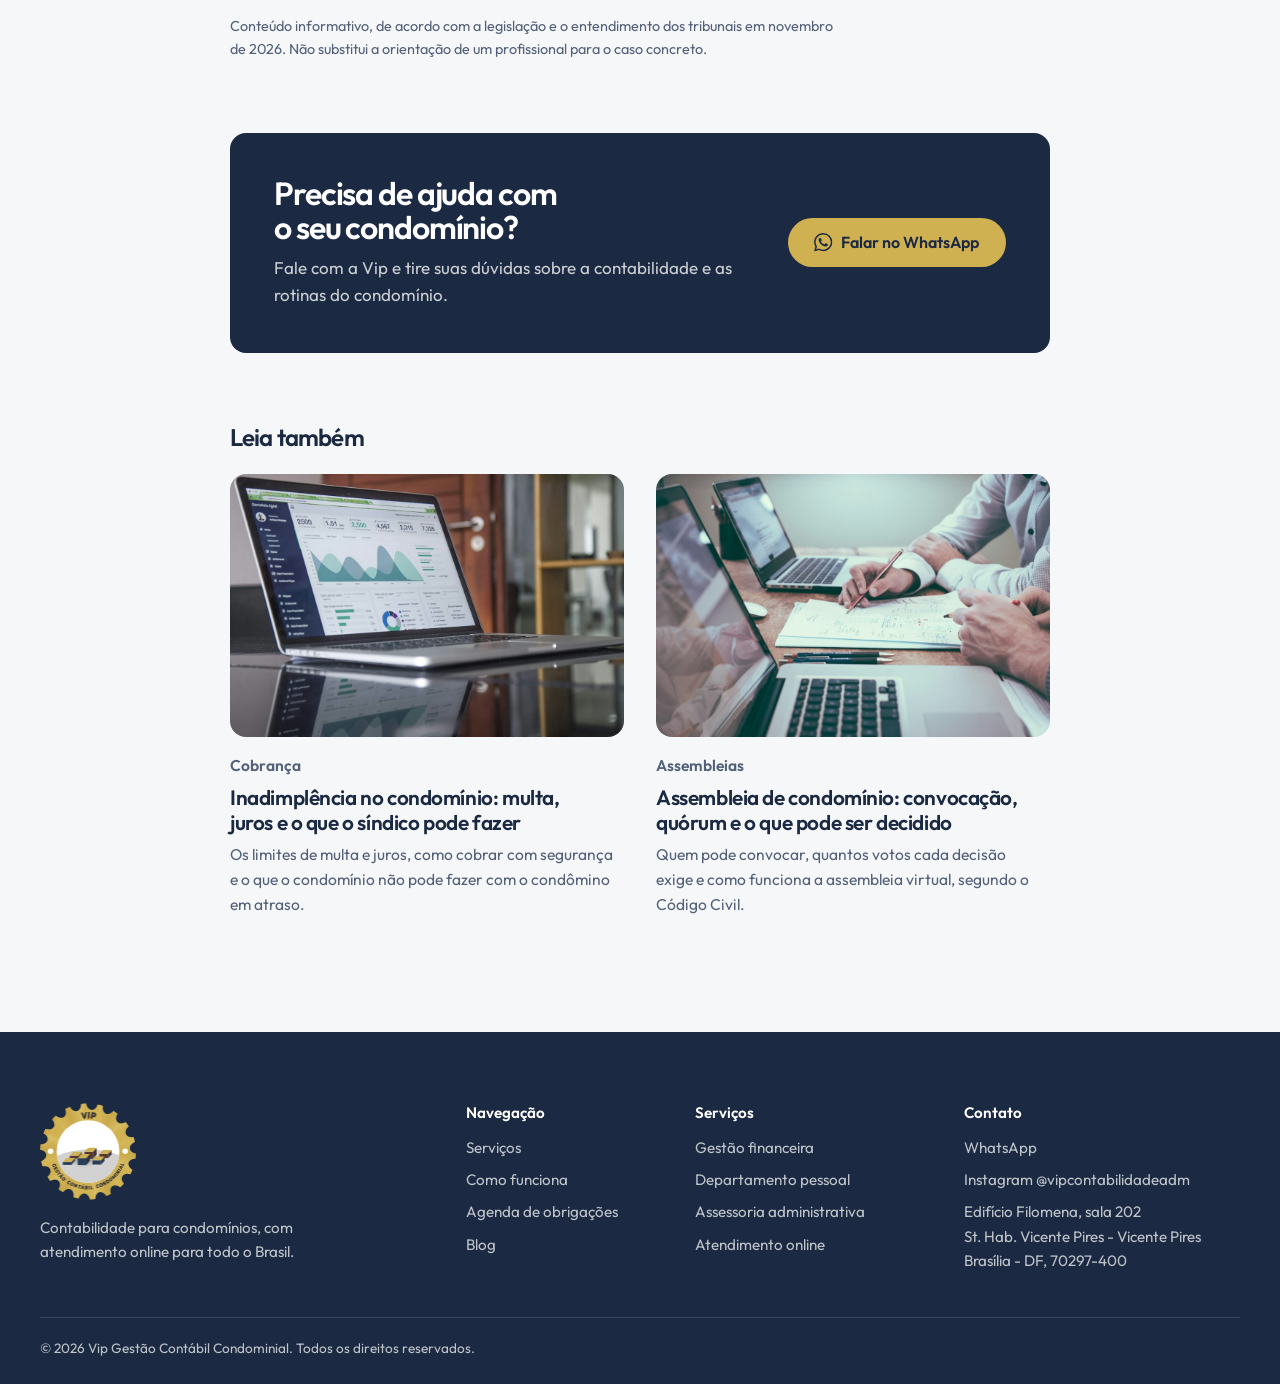
<file: blog/obrigacoes-fiscais-condominio.html>
<!DOCTYPE html>
<html lang="pt-BR">
  <head>
    <meta charset="UTF-8" />
    <meta name="viewport" content="width=device-width, initial-scale=1.0" />
    <title>Quais são as obrigações fiscais e trabalhistas de um condomínio | Blog Vip Gestão Contábil Condominial</title>
    <meta name="description" content="Condomínio não visa lucro, mas tem CNPJ, folha, retenções e declarações mensais. Veja o que precisa ser entregue e quando." />
    <meta name="theme-color" content="#F6F7F9" />
    <meta property="og:type" content="article" />
    <meta property="og:site_name" content="Vip Gestão Contábil Condominial" />
    <meta property="og:title" content="Quais são as obrigações fiscais e trabalhistas de um condomínio | Blog Vip Gestão Contábil Condominial" />
    <meta property="og:description" content="Condomínio não visa lucro, mas tem CNPJ, folha, retenções e declarações mensais. Veja o que precisa ser entregue e quando." />
    <meta property="og:locale" content="pt_BR" />

    <link rel="icon" href="../assets/logo-vip-180.png" />
    <link rel="apple-touch-icon" href="../assets/logo-vip-180.png" />
    <link rel="preconnect" href="https://fonts.googleapis.com" />
    <link rel="preconnect" href="https://fonts.gstatic.com" crossorigin />
    <link href="https://fonts.googleapis.com/css2?family=Outfit:wght@300..700&display=swap" rel="stylesheet" />
    <link rel="stylesheet" href="../styles.css" />
    <script>document.documentElement.classList.add("js");</script>
  </head>
  <body class="pagina-blog">
    <svg width="0" height="0" style="position:absolute" aria-hidden="true"><symbol id="i-wa" viewBox="0 0 24 24"><path fill="currentColor" d="M17.472 14.382c-.297-.149-1.758-.867-2.03-.967-.273-.099-.471-.148-.67.15-.197.297-.767.966-.94 1.164-.173.199-.347.223-.644.075-.297-.15-1.255-.463-2.39-1.475-.883-.788-1.48-1.761-1.653-2.059-.173-.297-.018-.458.13-.606.134-.133.298-.347.446-.52.149-.174.198-.298.298-.497.099-.198.05-.371-.025-.52-.075-.149-.669-1.612-.916-2.207-.242-.579-.487-.5-.669-.51-.173-.008-.371-.01-.57-.01-.198 0-.52.074-.792.372-.272.297-1.04 1.016-1.04 2.479 0 1.462 1.065 2.875 1.213 3.074.149.198 2.096 3.2 5.077 4.487.709.306 1.262.489 1.694.625.712.227 1.36.195 1.871.118.571-.085 1.758-.719 2.006-1.413.248-.694.248-1.289.173-1.413-.074-.124-.272-.198-.57-.347m-5.421 7.403h-.004a9.87 9.87 0 01-5.031-1.378l-.361-.214-3.741.982.998-3.648-.235-.374a9.86 9.86 0 01-1.51-5.26c.001-5.45 4.436-9.884 9.888-9.884 2.64 0 5.122 1.03 6.988 2.898a9.825 9.825 0 012.893 6.994c-.003 5.45-4.437 9.884-9.885 9.884m8.413-18.297A11.815 11.815 0 0012.05 0C5.495 0 .16 5.335.157 11.892c0 2.096.547 4.142 1.588 5.945L.057 24l6.305-1.654a11.882 11.882 0 005.683 1.448h.005c6.554 0 11.89-5.335 11.893-11.893a11.821 11.821 0 00-3.48-8.413Z"/></symbol></svg>

    <a class="skip-link" href="#conteudo-principal">Pular para o conteúdo</a>

    <header class="header">
      <div class="wrap header__inner">
        <a href="../index.html" class="logo" aria-label="Vip Gestão Contábil Condominial, ir para a página inicial">
          <span class="logo-anim"><img src="../assets/logo-vip.png" alt="" width="505" height="512" /></span>
          <span class="logo__txt"><strong>VIP</strong> Gestão Contábil<br />Condominial</span>
        </a>

        <nav class="nav" id="nav" aria-label="Principal">
          <ul>
            <li><a href="../index.html#servicos">Serviços</a></li>
            <li><a href="../index.html#como-funciona">Como funciona</a></li>
            <li><a href="../index.html#utilitario">Agenda</a></li>
            <li><a href="index.html" aria-current="true">Blog</a></li>
            <li><a href="../index.html#contato">Contato</a></li>
          </ul>
        </nav>

        <a href="../index.html#contato" data-wa="Olá! Vim pelo blog e gostaria de falar com a Vip Gestão Contábil Condominial." class="btn btn--gold btn--sm header__cta"><svg class="ico" aria-hidden="true"><use href="#i-wa"></use></svg>Falar no WhatsApp</a>

        <button class="nav__toggle" id="navToggle" type="button" aria-expanded="false" aria-controls="nav" aria-label="Abrir menu de navegação">
          <span></span>
        </button>
      </div>
    </header>

    <main id="conteudo-principal" class="artigo">
      <article class="wrap">
        <header class="artigo__topo">
          <p class="migalha"><a href="index.html">Blog</a> / Obrigações fiscais</p>
          <h1>Quais são as obrigações fiscais e trabalhistas de um condomínio</h1>
          <p class="artigo__meta">Atualizado em novembro de 2026. Leitura de 3 minutos.</p>
        </header>
        <figure class="artigo__capa"><img src="../assets/artigo-obrigacoes.jpg" alt="" width="1080" height="720" decoding="async" /></figure>

        <div class="prose">
<p>Muita gente acha que, por não ter fins lucrativos, o condomínio está livre de obrigações com o Fisco. Não está. Ele tem CNPJ, contrata funcionários e prestadores de serviço, e por isso precisa declarar e recolher uma série de tributos todo mês. Quem responde por isso é o síndico, que representa o condomínio.</p>

<h2>O condomínio precisa de CNPJ</h2>
<p>As normas da Receita Federal obrigam os condomínios edilícios a se inscreverem no CNPJ. É por esse número que o condomínio aparece no eSocial, no FGTS Digital, nas declarações à Receita e na conta bancária.</p>

<h2>Obrigações com os funcionários</h2>
<p>Se o condomínio tem porteiro, zelador, faxineira ou outro empregado próprio, ele tem as mesmas obrigações de qualquer empregador:</p>
<ul>
  <li><strong>Salários</strong> pagos até o 5º dia útil do mês seguinte (CLT, art. 459, § 1º).</li>
  <li><strong>eSocial:</strong> admissões, folha, férias, afastamentos e desligamentos são informados no eSocial. Os eventos mensais vencem no dia 15.</li>
  <li><strong>FGTS Digital:</strong> o depósito é feito por guia emitida no FGTS Digital, até o dia 20 do mês seguinte.</li>
  <li><strong>INSS e Imposto de Renda da folha:</strong> recolhidos em DARF gerado pela DCTFWeb, com vencimento no dia 20.</li>
  <li><strong>PIS sobre a folha:</strong> o condomínio recolhe PIS de 1% sobre a folha de salários (MP 2.158-35/2001, art. 13), com vencimento no dia 25.</li>
  <li><strong>13º salário:</strong> primeira parcela até 30 de novembro e segunda até 20 de dezembro (Lei 4.749/1965).</li>
</ul>

<h2>Retenções sobre serviços contratados</h2>
<p>Quando o condomínio contrata uma empresa de limpeza, portaria, manutenção ou segurança, ele pode ter de reter tributos da nota fiscal e recolhê-los no lugar do prestador:</p>
<ul>
  <li><strong>INSS de 11%</strong> nos serviços prestados com cessão de mão de obra ou empreitada, como portaria e limpeza terceirizadas (Lei 8.212/1991, art. 31).</li>
  <li><strong>PIS, Cofins e CSLL (4,65%)</strong> sobre serviços de limpeza, conservação, manutenção, segurança e vigilância, entre outros (Lei 10.833/2003, art. 30).</li>
  <li><strong>Imposto de Renda retido na fonte</strong>, nos casos previstos na legislação.</li>
  <li><strong>ISS retido</strong>, conforme as regras do município.</li>
</ul>
<p>Esquecer uma retenção não livra o condomínio: o valor que deveria ter sido retido pode ser cobrado dele, com multa e juros.</p>

<h2>Declarações mensais</h2>
<ul>
  <li><strong>EFD-Reinf:</strong> informa as retenções e os pagamentos feitos a terceiros, até o dia 15 do mês seguinte.</li>
  <li><strong>DCTFWeb:</strong> reúne as informações do eSocial e da EFD-Reinf e gera a guia de pagamento. Vence no último dia útil do mês seguinte.</li>
</ul>
<p>Desde 2025 a antiga DIRF deixou de existir: as informações que ela trazia passaram a vir do eSocial e da EFD-Reinf. Por isso, um erro nessas declarações aparece também nos informes de rendimentos dos funcionários e prestadores.</p>

<h2>E o Imposto de Renda do condomínio?</h2>
<p>O condomínio residencial não paga Imposto de Renda sobre as cotas, porque elas apenas rateiam despesas. Receitas extras, como aluguel de áreas comuns, multas e juros, são isentas até R$ 24 mil por ano, desde que revertidas para o próprio condomínio e não distribuídas aos condôminos (Lei 12.973/2014). Acima disso, ou fora dessas condições, é preciso avaliar a tributação.</p>

<h2>Por que isso importa para o síndico</h2>
<p>Cabe ao síndico representar o condomínio e cumprir as obrigações da administração (Código Civil, art. 1.348). Multas por atraso ou erro em declarações saem do caixa do condomínio, ou seja, são pagas por todos os moradores. Um calendário de obrigações bem controlado evita esse custo.</p>
<p>Para acompanhar as datas, use a <a href="../index.html#utilitario">agenda de obrigações do condomínio</a> no nosso site.</p>
        </div>

        <aside class="base-legal prose" aria-labelledby="base-t">
          <h2 id="base-t">Base legal</h2>
          <ul>
            <li>Código Civil, art. 1.348 (atribuições do síndico)</li>
            <li>CLT, art. 459, § 1º (prazo de pagamento dos salários)</li>
            <li>Lei 4.749/1965 (13º salário)</li>
            <li>Lei 8.212/1991, art. 31 (retenção de 11% do INSS)</li>
            <li>Lei 10.833/2003, art. 30 (retenção de PIS, Cofins e CSLL)</li>
            <li>MP 2.158-35/2001, art. 13 (PIS sobre a folha)</li>
            <li>Lei 12.973/2014 (isenção de IR sobre receitas de até R$ 24 mil por ano)</li>
          </ul>
        </aside>
        <p class="aviso">Conteúdo informativo, de acordo com a legislação e o entendimento dos tribunais em novembro de 2026. Não substitui a orientação de um profissional para o caso concreto.</p>

        <div class="artigo__cta">
          <div>
            <h2>Precisa de ajuda com o seu condomínio?</h2>
            <p>Fale com a Vip e tire suas dúvidas sobre a contabilidade e as rotinas do condomínio.</p>
          </div>
          <a href="../index.html#contato" data-wa="Olá! Li o artigo &quot;Quais são as obrigações fiscais e trabalhistas de um condomínio&quot; e gostaria de falar com a Vip." class="btn btn--gold"><svg class="ico" aria-hidden="true"><use href="#i-wa"></use></svg>Falar no WhatsApp</a>
        </div>

        <section class="leia" aria-labelledby="leia-t">
          <h2 id="leia-t">Leia também</h2>
          <div class="posts">
            <a class="post reveal" href="inadimplencia-multas-condominio.html">
              <div class="post__img"><img src="../assets/gestao-financeira.jpg" alt="" width="1080" height="720" loading="lazy" decoding="async" /></div>
              <div>
              <p class="post__cat">Cobrança</p>
              <h3>Inadimplência no condomínio: multa, juros e o que o síndico pode fazer</h3>
              <p>Os limites de multa e juros, como cobrar com segurança e o que o condomínio não pode fazer com o condômino em atraso.</p>
              </div>
            </a>
            <a class="post reveal" href="assembleias-e-quoruns.html">
              <div class="post__img"><img src="../assets/assessoria-administrativa.jpg" alt="" width="1080" height="720" loading="lazy" decoding="async" /></div>
              <div>
              <p class="post__cat">Assembleias</p>
              <h3>Assembleia de condomínio: convocação, quórum e o que pode ser decidido</h3>
              <p>Quem pode convocar, quantos votos cada decisão exige e como funciona a assembleia virtual, segundo o Código Civil.</p>
              </div>
            </a>
          </div>
        </section>
      </article>
    </main>

    <div class="dark">
      <footer class="footer">
        <div class="wrap">
          <div class="footer__grid">
            <div>
              <div class="logo-anim footer__logo"><img src="../assets/logo-vip.png" alt="Vip Gestão Contábil Condominial" width="505" height="512" loading="lazy" /></div>
              <p>Contabilidade para condomínios, com atendimento online para todo o Brasil.</p>
            </div>
            <div>
              <h3>Navegação</h3>
              <ul>
                <li><a href="../index.html#servicos">Serviços</a></li>
                <li><a href="../index.html#como-funciona">Como funciona</a></li>
                <li><a href="../index.html#utilitario">Agenda de obrigações</a></li>
                <li><a href="index.html">Blog</a></li>
              </ul>
            </div>
            <div>
              <h3>Serviços</h3>
              <ul>
                <li><a href="../index.html#servicos">Gestão financeira</a></li>
                <li><a href="../index.html#servicos">Departamento pessoal</a></li>
                <li><a href="../index.html#servicos">Assessoria administrativa</a></li>
                <li><a href="../index.html#servicos">Atendimento online</a></li>
              </ul>
            </div>
            <div>
              <h3>Contato</h3>
              <ul id="dados">
                <li><a href="../index.html#contato" data-wa="Olá! Vim pelo site e gostaria de falar com a Vip Gestão Contábil Condominial.">WhatsApp</a></li>
              </ul>
            </div>
          </div>
          <div class="footer__bottom">
            <span>© <span id="anoAtual">2026</span> Vip Gestão Contábil Condominial. Todos os direitos reservados.</span>
            <span id="legal"></span>
            <a href="../index.html#contato" data-url="privacidade" id="privacidade" hidden>Política de Privacidade</a>
          </div>
        </div>
      </footer>
    </div>

    <a href="../index.html#contato" data-wa="Olá! Vim pelo blog e gostaria de falar com a Vip Gestão Contábil Condominial." class="whatsapp-float" aria-label="Falar no WhatsApp">
      <svg class="ico" aria-hidden="true"><use href="#i-wa"></use></svg>
      <span class="whatsapp-float__label" aria-hidden="true">Falar no WhatsApp</span>
    </a>

    <script src="../logo-animada.js"></script>
    <script src="../config.js"></script>
    <script src="../script.js"></script>
  </body>
</html>
</file>
<file: styles.css>
/* ============================================================
   Vip Gestão Contábil Condominial (site + blog)

   Cores da logo: azul #293D5A / #1B2A42 e dourado #D0B152.
   Dourado é o único acento: botões principais e destaques.
   Forma: mídia e cards com --r (16px), botões em pílula.
   Tema claro; só o fechamento (contato + rodapé) é azul escuro.
   ============================================================ */

:root {
  color-scheme: light;

  --bg: #f6f7f9;
  --surface: #ffffff;
  --navy: #293d5a;
  --navy-deep: #1b2a42;
  --ink: #1b2a42;
  --ink-soft: #536079;
  --line: rgb(41 61 90 / 0.12);
  --line-inv: rgb(255 255 255 / 0.14);
  --gold: #d0b152;
  --gold-hover: #dcc06a;
  --gold-ink: #7d621a;      /* dourado para texto pequeno (AA sobre branco) */
  --gold-title: #a8872c;    /* dourado para títulos grandes sobre fundo claro */
  --shadow: 0 30px 60px -36px rgb(27 42 66 / 0.45);
  --shadow-sm: 0 12px 30px -20px rgb(27 42 66 / 0.35);

  --font: "Outfit", ui-sans-serif, -apple-system, BlinkMacSystemFont, "Segoe UI", sans-serif;
  --r: 16px;
  --header-h: 68px;
  --pad-y: clamp(4rem, 9vw, 7.5rem);
  --ease: cubic-bezier(0.16, 1, 0.3, 1);
}

/* ---------- Base ---------- */
*, *::before, *::after { box-sizing: border-box; }
* { margin: 0; padding: 0; }

html { -webkit-text-size-adjust: 100%; scroll-padding-top: calc(var(--header-h) + 1.5rem); }
@media (prefers-reduced-motion: no-preference) { html { scroll-behavior: smooth; } }

body {
  font-family: var(--font); font-size: 1.0625rem; line-height: 1.6;
  color: var(--ink); background: var(--bg);
  -webkit-font-smoothing: antialiased; overflow-x: clip;
}

img, svg { display: block; max-width: 100%; }
a { color: inherit; text-decoration: none; }
ul, ol { list-style: none; }
button { font: inherit; color: inherit; }
[hidden] { display: none !important; }

:focus-visible { outline: 2px solid var(--navy); outline-offset: 3px; border-radius: 4px; }
.dark :focus-visible, .bento__item--navy :focus-visible { outline-color: var(--gold); }

h1, h2, h3 { font-weight: 600; letter-spacing: -0.035em; line-height: 1.06; text-wrap: balance; }
h1 { font-size: clamp(2.5rem, 4.8vw, 4.1rem); }
h2 { font-size: clamp(2rem, 3.6vw, 3rem); }
h3 { font-size: 1.3rem; letter-spacing: -0.02em; line-height: 1.2; }
p { text-wrap: pretty; }
.hl { color: var(--gold-title); }
.dark .hl { color: var(--gold); }

.wrap { width: min(100% - 2.5rem, 1200px); margin-inline: auto; }
.section { padding-block: var(--pad-y); }
.lede { margin-top: 1.25rem; max-width: 56ch; font-size: 1.15rem; color: var(--ink-soft); }
.head { max-width: 46rem; margin-bottom: clamp(2.5rem, 5vw, 4rem); }

.eyebrow {
  font-size: 0.8125rem; font-weight: 600; text-transform: uppercase; letter-spacing: 0.14em;
  color: var(--gold-ink); margin-bottom: 1.1rem;
}

.skip-link {
  position: absolute; left: 1rem; top: -4rem; z-index: 100;
  padding: 0.75rem 1rem; background: var(--navy-deep); color: #fff; border-radius: 8px;
}
.skip-link:focus { top: 1rem; }

/* ---------- Botões ---------- */
.btn {
  display: inline-flex; align-items: center; justify-content: center; gap: 0.55rem;
  min-height: 3.1rem; padding: 0 1.6rem; border-radius: 999px; border: 1px solid transparent;
  font-weight: 600; font-size: 1rem; white-space: nowrap; cursor: pointer; background: none;
  transition: transform 0.3s var(--ease), background-color 0.3s var(--ease), border-color 0.3s var(--ease), color 0.3s var(--ease);
}
.btn:active { transform: scale(0.98); }
.btn--gold { background: var(--gold); color: var(--navy-deep); }
.btn--gold:hover { background: var(--gold-hover); transform: translateY(-1px); }
.btn--line { border-color: rgb(41 61 90 / 0.28); color: var(--ink); }
.btn--line:hover { border-color: var(--navy); background: var(--navy); color: #fff; }
.dark .btn--line { border-color: rgb(255 255 255 / 0.35); color: #fff; }
.dark .btn--line:hover { background: #fff; color: var(--navy-deep); border-color: #fff; }
.btn--sm { min-height: 2.6rem; padding: 0 1.1rem; font-size: 0.925rem; }
.ico { width: 1.15em; height: 1.15em; flex: none; }

.more { font-weight: 600; color: var(--gold-ink); display: inline-flex; gap: 0.4rem; align-items: center; }
.more span { transition: transform 0.3s var(--ease); }
.more:hover span, a:hover .more span { transform: translateX(4px); }

/* ---------- Header ---------- */
.header {
  position: fixed; inset: 0 0 auto; z-index: 50; height: var(--header-h);
  background: color-mix(in srgb, var(--bg) 85%, transparent);
  backdrop-filter: blur(14px) saturate(140%); -webkit-backdrop-filter: blur(14px) saturate(140%);
  border-bottom: 1px solid transparent; transition: border-color 0.3s var(--ease);
}
.header.is-scrolled { border-bottom-color: var(--line); }
.header__inner { height: 100%; display: flex; align-items: center; gap: 1.5rem; }

.logo { display: flex; align-items: center; gap: 0.7rem; }
.logo .logo-anim { width: 46px; }
.logo__txt { font-size: 0.85rem; line-height: 1.2; white-space: nowrap; }
.logo__txt strong { font-weight: 700; }

.nav { margin-left: auto; }
.nav ul { display: flex; gap: 0.25rem; }
.nav a { display: block; padding: 0.45rem 0.85rem; border-radius: 999px; font-size: 0.95rem; color: var(--ink-soft); transition: color 0.2s, background-color 0.2s; }
.nav a:hover, .nav a[aria-current] { color: var(--ink); background: rgb(41 61 90 / 0.06); }
.nav__toggle { display: none; }

@media (max-width: 1023px) {
  .header__inner { gap: 0.6rem; }
  .header__cta { margin-left: auto; }
  .nav__toggle {
    display: grid; place-items: center; width: 44px; height: 44px; flex: none;
    background: none; border: 0; cursor: pointer;
  }
  .nav__toggle span, .nav__toggle span::before {
    display: block; width: 20px; height: 1.5px; background: var(--ink); position: relative;
    transition: transform 0.3s var(--ease);
  }
  .nav__toggle span::before { content: ""; position: absolute; top: 6px; }
  .nav__toggle span { transform: translateY(-3px); }
  .nav__toggle[aria-expanded="true"] span { transform: rotate(45deg); }
  .nav__toggle[aria-expanded="true"] span::before { transform: translateY(-6px) rotate(-90deg); }

  .nav {
    position: fixed; inset: var(--header-h) 0 auto; margin: 0; display: none;
    background: var(--surface); border-bottom: 1px solid var(--line); padding: 0.5rem 1.25rem 1.25rem;
    max-height: calc(100dvh - var(--header-h)); overflow-y: auto; overscroll-behavior: contain;
  }
  .nav.is-open { display: block; }
  .nav ul { flex-direction: column; }
  .nav a { padding: 0.85rem 0; font-size: 1.15rem; color: var(--ink); border-radius: 0; }
  .nav a:hover, .nav a[aria-current] { background: none; color: var(--gold-ink); }
}
@media (max-width: 479px) {
  .logo__txt { display: none; }
  .header__cta { padding-inline: 1rem; }
}
@media (max-width: 359px) { .header__cta .ico { display: none; } }

/* ---------- Hero ---------- */
.hero { padding-top: calc(var(--header-h) + clamp(2rem, 5vw, 4rem)); padding-bottom: clamp(3rem, 6vw, 5rem); }
.hero__grid { display: grid; gap: 3rem; align-items: center; }
.hero h1 { max-width: 14ch; }
.hero__actions { margin-top: 2.25rem; display: flex; flex-wrap: wrap; gap: 0.75rem; }
.hero__media { position: relative; }
.hero__photo { border-radius: var(--r); overflow: hidden; aspect-ratio: 4 / 3; background: #dfe3ea; }
.hero__photo img { width: 100%; height: 100%; object-fit: cover; object-position: 55% 40%; }

/* Cartão "Próximo prazo": dado real da agenda (script.js) */
.prazo {
  position: relative; margin: -3rem 1rem 0; padding: 1.1rem 1.25rem;
  background: var(--surface); border-radius: 12px; box-shadow: var(--shadow);
  display: grid; grid-template-columns: auto 1fr; gap: 0.25rem 1rem; align-items: center;
}
.prazo__dia {
  grid-row: span 3; width: 3.6rem; aspect-ratio: 1; border-radius: 10px; background: var(--navy-deep); color: #fff;
  display: grid; place-content: center; text-align: center; line-height: 1;
}
.prazo__dia b { font-size: 1.5rem; font-weight: 600; font-variant-numeric: tabular-nums; }
.prazo__dia small { font-size: 0.7rem; text-transform: uppercase; letter-spacing: 0.08em; color: var(--gold); margin-top: 0.2rem; }
.prazo__rot { font-size: 0.8rem; color: var(--ink-soft); }
.prazo__nome { font-weight: 600; line-height: 1.25; }
.prazo .more { font-size: 0.875rem; }

@media (max-width: 479px) { .hero__actions .btn { flex: 1 1 100%; } }
@media (min-width: 900px) {
  .hero__grid { grid-template-columns: 7fr 5fr; gap: clamp(3rem, 6vw, 6rem); min-height: clamp(520px, calc(100dvh - var(--header-h) - 8rem), 720px); }
  .hero__photo { aspect-ratio: 4 / 5; max-height: calc(100dvh - var(--header-h) - 7rem); width: 100%; }
  .prazo { position: absolute; left: -3.5rem; bottom: 2rem; margin: 0; width: min(330px, 90%); }
}

/* ---------- Serviços (bento) ---------- */
.bento { display: grid; gap: 1rem; }
.bento__item {
  border-radius: var(--r); background: var(--surface); border: 1px solid var(--line); overflow: hidden;
  display: flex; flex-direction: column;
}
.bento__img { overflow: hidden; background: #dfe3ea; }
.bento__img img { width: 100%; height: 100%; object-fit: cover; transition: transform 1s var(--ease); }
.bento__item:hover .bento__img img { transform: scale(1.03); }
.bento__body { padding: clamp(1.5rem, 3vw, 2.25rem); display: flex; flex-direction: column; gap: 0.75rem; flex: 1; }
.bento__body > p { color: var(--ink-soft); max-width: 48ch; }
.bento__item--navy { background: var(--navy-deep); border-color: var(--navy-deep); color: #fff; }
.bento__item--navy .bento__body > p { color: rgb(255 255 255 / 0.78); }

.inclui { margin-top: auto; padding-top: 0.75rem; display: grid; gap: 0.5rem; font-size: 0.975rem; }
.inclui li { display: grid; grid-template-columns: 1.1rem 1fr; gap: 0.6rem; align-items: baseline; }
.inclui li::before {
  content: ""; width: 0.5rem; height: 0.85rem; margin-left: 0.2rem; translate: 0 0.1rem;
  border: solid var(--gold-ink); border-width: 0 2px 2px 0; rotate: 40deg;
}
.bento__item--navy .inclui li::before { border-color: var(--gold); }

.bento__item--a .bento__img { aspect-ratio: 16 / 9; }
.bento__item--d .bento__img { aspect-ratio: 16 / 9; }
@media (min-width: 900px) {
  .bento { grid-template-columns: repeat(12, 1fr); }
  .bento__item--a { grid-column: 1 / 8; grid-row: 1 / 3; }
  .bento__item--b { grid-column: 8 / 13; }
  .bento__item--c { grid-column: 8 / 13; }
  .bento__item--d { grid-column: 1 / 13; flex-direction: row; }
  .bento__item--a .bento__img { aspect-ratio: auto; flex: 1; min-height: 260px; }
  .bento__item--a .bento__body { flex: none; }
  .bento__item--d .bento__img { aspect-ratio: auto; flex: 0 0 42%; }
  .bento__item--d .bento__body { justify-content: center; }
  .bento__item--d .inclui { margin-top: 0.5rem; grid-template-columns: repeat(3, auto); justify-content: start; gap: 0.5rem 2rem; }
}

/* ---------- Como funciona ---------- */
.passos { display: grid; gap: 2.5rem; counter-reset: passo; }
.passos li { position: relative; padding-left: 3.25rem; }
.passos li::before {
  counter-increment: passo; content: counter(passo);
  position: absolute; left: 0; top: -0.1rem; width: 2.25rem; height: 2.25rem; border-radius: 50%;
  display: grid; place-items: center; font-weight: 600; font-size: 0.95rem;
  background: var(--navy-deep); color: var(--gold); position: absolute; z-index: 1;
}
.passos li:not(:last-child)::after {
  content: ""; position: absolute; left: calc(1.125rem - 1px); top: 2.4rem; bottom: -2.4rem; width: 2px; background: var(--line);
}
.passos h3 { margin-bottom: 0.5rem; }
.passos p { color: var(--ink-soft); max-width: 40ch; }
@media (min-width: 900px) {
  .passos { grid-template-columns: repeat(3, 1fr); gap: 3rem; }
  .passos li { padding-left: 0; padding-top: 3.5rem; }
  .passos li:not(:last-child)::after { left: 2.75rem; right: -3rem; top: calc(1.125rem - 1px); bottom: auto; width: auto; height: 2px; }
}

/* ---------- Sobre ---------- */
.sobre { display: grid; }
.sobre__foto { border-radius: var(--r); overflow: hidden; aspect-ratio: 4 / 3; background: #dfe3ea; }
.sobre__foto img { width: 100%; height: 100%; object-fit: cover; object-position: 50% 28%; }
.sobre__painel {
  position: relative; margin: -3rem 1rem 0; padding: clamp(1.75rem, 4vw, 3rem);
  background: var(--surface); border-radius: var(--r); box-shadow: var(--shadow);
}
.sobre__painel > p { margin-top: 1rem; color: var(--ink-soft); }
.fatos { margin-top: 2rem; display: grid; gap: 1.25rem; }
.fatos dt { font-weight: 600; }
.fatos dd { color: var(--ink-soft); font-size: 0.95rem; }
@media (min-width: 640px) { .fatos { grid-template-columns: 1fr 1fr; } }
@media (min-width: 900px) {
  .sobre { grid-template-columns: repeat(12, 1fr); align-items: center; }
  .sobre__foto { grid-column: 1 / 8; grid-row: 1; aspect-ratio: 5 / 4; }
  .sobre__painel { grid-column: 7 / 13; grid-row: 1; margin: 0; }
}

/* ---------- Agenda de obrigações ---------- */
.agenda { background: var(--surface); border-radius: var(--r); border: 1px solid var(--line); padding: clamp(1.25rem, 3.5vw, 2.75rem); }
.mes { display: flex; align-items: center; gap: 0.75rem; margin-bottom: 1.5rem; }
.mes strong { min-width: 10.5em; text-align: center; font-weight: 600; font-size: 1.1rem; }
.round {
  width: 44px; height: 44px; border-radius: 50%; border: 1px solid var(--line); background: var(--surface); flex: none;
  cursor: pointer; font-size: 1.1rem; transition: border-color 0.3s var(--ease), color 0.3s var(--ease);
}
.round:hover { border-color: var(--gold); color: var(--gold-ink); }
.round:disabled { opacity: 0.35; cursor: default; border-color: var(--line); color: inherit; }
.cal { display: grid; gap: 2rem; align-items: start; }
.cal__g { display: grid; grid-template-columns: repeat(7, 1fr); gap: 4px; font-variant-numeric: tabular-nums; }
.cal__g b { font-size: 0.8rem; font-weight: 500; color: var(--ink-soft); text-align: center; padding-bottom: 0.25rem; }
.dia { min-height: clamp(40px, 4.6vw, 56px); padding: 0.4rem 0.55rem; border-radius: 8px; background: var(--bg); font-size: 0.95rem; }
.cal__g .dia--off { color: #6b7489; background: transparent; }
.cal__g .dia--v { background: var(--navy-deep); color: #fff; font-weight: 600; }
.cal__g .dia--hoje { box-shadow: inset 0 0 0 2px var(--gold); }
.cal__g .dia--foco { background: var(--gold); color: var(--navy-deep); }
.cal__l li { display: grid; grid-template-columns: 3rem 1fr; gap: 1rem; padding-block: 0.9rem; }
.cal__l li + li { border-top: 1px solid var(--line); }
.cal__l li:first-child { padding-top: 0; }
.cal__l li > b { font-size: 1.75rem; font-weight: 500; letter-spacing: -0.03em; line-height: 1.1; color: var(--gold-ink); font-variant-numeric: tabular-nums; }
.cal__l strong { font-weight: 600; }
.cal__l p { color: var(--ink-soft); font-size: 0.95rem; line-height: 1.5; }
.cal__l em { font-style: normal; font-weight: 500; color: var(--navy); }
.cal__l .foi > b { color: #6b7489; }
.nota { margin-top: 1.5rem; font-size: 0.875rem; color: var(--ink-soft); max-width: 80ch; }
@media (min-width: 900px) {
  .cal { grid-template-columns: 1fr 1fr; gap: clamp(2rem, 5vw, 4.5rem); }
  .cal__g { position: sticky; top: calc(var(--header-h) + 1.5rem); }
}

/* ---------- Blog (teaser da home e lista) ---------- */
.posts { display: grid; gap: 1.5rem; }
.post { display: flex; flex-direction: column; gap: 1rem; }
.post__img { border-radius: var(--r); overflow: hidden; aspect-ratio: 3 / 2; background: #dfe3ea; }
.post__img img { width: 100%; height: 100%; object-fit: cover; transition: transform 1s var(--ease); }
.post:hover .post__img img { transform: scale(1.03); }
.post__cat { font-size: 0.85rem; font-weight: 600; color: var(--gold-ink); }
.post h3 { font-size: 1.3rem; }
.post:hover h3 { text-decoration: underline; text-decoration-thickness: 1px; text-underline-offset: 4px; }
.post p { color: var(--ink-soft); font-size: 0.975rem; }
.post--grande h3 { font-size: clamp(1.5rem, 2.6vw, 2rem); }
.post--linha { display: grid; grid-template-columns: 120px 1fr; gap: 1.25rem; align-items: center; }
.post--linha .post__img { aspect-ratio: 1; border-radius: 12px; }
.post--linha h3 { font-size: 1.1rem; margin-top: 0.25rem; }
.posts__lado { display: grid; gap: 1.5rem; align-content: start; }
.posts__lado .post + .post { padding-top: 1.5rem; border-top: 1px solid var(--line); }
.posts__fim { margin-top: 2.5rem; }
@media (min-width: 900px) {
  .posts--home { grid-template-columns: 7fr 5fr; gap: clamp(2rem, 5vw, 4rem); }
  .post--linha { grid-template-columns: 140px 1fr; }
}
/* Lista completa (blog/index.html) */
.posts--lista { gap: 3rem 2rem; }
@media (min-width: 640px) { .posts--lista { grid-template-columns: 1fr 1fr; } }
@media (min-width: 1024px) {
  .posts--lista { grid-template-columns: repeat(3, 1fr); }
  .posts--lista .post--grande { grid-column: 1 / -1; display: grid; grid-template-columns: 7fr 5fr; gap: 3rem; align-items: center; }
}

/* ---------- Dúvidas ---------- */
.duvidas { display: grid; gap: 2.5rem; }
.duvidas__lista details { border-bottom: 1px solid var(--line); }
.duvidas__lista details:first-child { border-top: 1px solid var(--line); }
.duvidas__lista summary {
  list-style: none; cursor: pointer; padding: 1.35rem 2.5rem 1.35rem 0; position: relative;
  font-size: 1.15rem; font-weight: 500;
}
.duvidas__lista summary::-webkit-details-marker { display: none; }
.duvidas__lista summary::after {
  content: "+"; position: absolute; right: 0.25rem; top: 50%; translate: 0 -50%;
  font-size: 1.6rem; font-weight: 300; color: var(--gold-ink); transition: rotate 0.3s var(--ease);
}
.duvidas__lista details[open] summary::after { rotate: 45deg; }
.duvidas__lista details p { padding: 0 2.5rem 1.5rem 0; color: var(--ink-soft); max-width: 62ch; }
.duvidas__lista a { color: var(--gold-ink); text-decoration: underline; text-underline-offset: 3px; }
@media (min-width: 900px) {
  .duvidas { grid-template-columns: 5fr 7fr; gap: clamp(3rem, 6vw, 6rem); align-items: start; }
  .duvidas__intro { position: sticky; top: calc(var(--header-h) + 2rem); }
}

/* ---------- Fechamento escuro (contato, endereço, rodapé) ---------- */
.dark { background: var(--navy-deep); color: #fff; }
.contato { display: grid; gap: 3rem; align-items: start; }
.contato h2 { max-width: 16ch; }
.contato__txt > p { margin-top: 1.25rem; max-width: 46ch; color: rgb(255 255 255 / 0.78); font-size: 1.1rem; }
.contato__txt .btn { margin-top: 2rem; }
.local { border-radius: var(--r); overflow: hidden; background: rgb(255 255 255 / 0.06); border: 1px solid var(--line-inv); }
.local iframe { display: block; width: 100%; height: clamp(260px, 32vw, 340px); border: 0; background: #2b3a52; }
.local__info { padding: 1.5rem; display: grid; gap: 1.25rem; }
.local address { font-style: normal; color: rgb(255 255 255 / 0.78); }
.local address strong { color: #fff; font-weight: 600; }
#enderecoTxt, .footer #dados li > * { white-space: pre-line; }
.local__actions { display: flex; flex-wrap: wrap; gap: 0.5rem; }
@media (min-width: 900px) {
  .contato { grid-template-columns: 1fr 1fr; gap: clamp(3rem, 6vw, 6rem); }
}

.footer { padding-block: clamp(3rem, 6vw, 4.5rem) 1.5rem; font-size: 0.95rem; color: rgb(255 255 255 / 0.72); }
.footer__grid { display: grid; gap: 2rem; padding-top: clamp(3rem, 6vw, 4.5rem); border-top: 1px solid var(--line-inv); }
.footer__logo { width: 96px; margin-bottom: 1rem; }
.footer__grid > div:first-child p { max-width: 30ch; }
.footer h3 { font-size: 0.95rem; font-weight: 600; letter-spacing: 0; color: #fff; margin-bottom: 0.6rem; }
.footer li > * { display: inline-block; padding-block: 0.25rem; }
.footer a:hover { color: var(--gold); }
@media (min-width: 640px) { .footer__grid { grid-template-columns: 1fr 1fr; } }
@media (min-width: 1024px) { .footer__grid { grid-template-columns: 2fr 1fr 1.2fr 1.4fr; } }
.footer__bottom { margin-top: 2.5rem; padding-top: 1.25rem; border-top: 1px solid var(--line-inv); font-size: 0.85rem; display: flex; flex-wrap: wrap; gap: 0.5rem 2rem; justify-content: space-between; }
@media (max-width: 899px) { .footer { padding-bottom: 5.5rem; } }
@media (min-width: 900px) { .footer__bottom { padding-right: 13rem; } }

/* ---------- WhatsApp flutuante ---------- */
.whatsapp-float {
  position: fixed; right: 1rem; bottom: 1rem; z-index: 40;
  min-width: 56px; height: 56px; border-radius: 999px; display: flex; align-items: center; justify-content: center; gap: 0.6rem;
  background: #1c8146; color: #fff; box-shadow: var(--shadow); font-weight: 600;
  transition: transform 0.3s var(--ease), background-color 0.3s var(--ease);
}
.whatsapp-float .ico { width: 28px; height: 28px; }
.whatsapp-float:hover { transform: translateY(-2px); background: #166b39; }
.whatsapp-float__label { display: none; }
@media (min-width: 900px) {
  .whatsapp-float { right: 1.5rem; bottom: 1.5rem; padding: 0 1.4rem 0 1.1rem; }
  .whatsapp-float__label { display: inline; }
}

/* ---------- Artigo do blog ---------- */
.artigo { padding-top: calc(var(--header-h) + clamp(2rem, 5vw, 3.5rem)); }
.artigo__topo { max-width: 52rem; }
.migalha { font-size: 0.9rem; color: var(--ink-soft); margin-bottom: 1.5rem; }
.migalha a { color: var(--gold-ink); }
.migalha a:hover { text-decoration: underline; text-underline-offset: 3px; }
.artigo h1 { font-size: clamp(2.1rem, 4.2vw, 3.4rem); }
.artigo__meta { margin-top: 1.25rem; font-size: 0.95rem; color: var(--ink-soft); }
.artigo__capa { margin-block: clamp(2rem, 4vw, 3rem); border-radius: var(--r); overflow: hidden; aspect-ratio: 21 / 9; background: #dfe3ea; }
.artigo__capa img { width: 100%; height: 100%; object-fit: cover; }
@media (max-width: 639px) { .artigo__capa { aspect-ratio: 3 / 2; } }

.prose { max-width: 68ch; font-size: 1.125rem; line-height: 1.7; }
.prose > * + * { margin-top: 1.25rem; }
.prose h2 { font-size: clamp(1.5rem, 2.4vw, 1.9rem); margin-top: 3rem; }
.prose h3 { font-size: 1.2rem; margin-top: 2rem; }
.prose ul, .prose ol { padding-left: 1.4rem; }
.prose ul { list-style: disc; }
.prose ol { list-style: decimal; }
.prose li + li { margin-top: 0.5rem; }
.prose li::marker { color: var(--gold-ink); }
.prose a { color: var(--gold-ink); text-decoration: underline; text-underline-offset: 3px; }
.prose strong { font-weight: 600; }

.base-legal { margin-top: 3rem; padding: 1.5rem 1.75rem; border-radius: var(--r); background: var(--surface); border: 1px solid var(--line); }
.base-legal h2 { font-size: 1.1rem; letter-spacing: -0.01em; margin: 0 0 0.75rem; }
.base-legal ul { list-style: disc; padding-left: 1.2rem; font-size: 0.975rem; color: var(--ink-soft); }
.base-legal li + li { margin-top: 0.35rem; }
.aviso { margin-top: 1.5rem; font-size: 0.9rem; color: var(--ink-soft); max-width: 68ch; }

.artigo__cta {
  margin-top: clamp(3rem, 6vw, 4.5rem); padding: clamp(1.75rem, 4vw, 2.75rem); border-radius: var(--r);
  background: var(--navy-deep); color: #fff; display: grid; gap: 1.5rem; align-items: center;
}
.artigo__cta h2 { font-size: clamp(1.5rem, 2.6vw, 2rem); max-width: 22ch; }
.artigo__cta p { margin-top: 0.6rem; color: rgb(255 255 255 / 0.78); max-width: 46ch; }
@media (min-width: 900px) { .artigo__cta { grid-template-columns: 1fr auto; } }
.leia { margin-top: clamp(3rem, 6vw, 4.5rem); }
.leia > h2 { font-size: 1.5rem; margin-bottom: 1.5rem; }
.leia .posts { grid-template-columns: 1fr; }
@media (min-width: 640px) { .leia .posts { grid-template-columns: 1fr 1fr; gap: 2rem; } }
.pagina-blog .dark { margin-top: var(--pad-y); }
.pagina-blog .footer__grid { border-top: 0; padding-top: 0; }
.artigo article.wrap { width: min(100% - 2.5rem, 820px); }
.post > div > * + * { margin-top: 0.45rem; }

/* ---------- Intro (logo + frase) ----------
   Só existe com html.has-intro, e só anima com html.intro-play (ver <head>). */
.intro { display: none; }
@media (prefers-reduced-motion: no-preference) {
  .has-intro .intro {
    position: fixed; inset: 0; z-index: 200; background: var(--bg); padding: 1.25rem;
    display: grid; place-content: center; justify-items: center; gap: 1.1rem; text-align: center;
  }
  .has-intro .intro > * { opacity: 0; }
  .intro-play .intro { animation: intro-out 0.6s var(--ease) 2.4s both; }
  .intro-play .intro .logo-anim { animation: intro-in 0.8s var(--ease) both; }
  .intro-play .intro__line { animation: intro-line 0.7s var(--ease) 0.35s both; }
  .intro-play .intro p { animation: intro-in 0.8s var(--ease) 0.45s both; }

  .has-intro:not(.intro-play) .enter { animation: none; opacity: 0; }
  .has-intro:not(.intro-play) .hero__photo { animation: none; clip-path: inset(100% 0 0 0); }
}
.intro .logo-anim { width: clamp(170px, 28vw, 230px); }
.intro__line { width: 48px; height: 1px; background: var(--gold); }
.intro p { font-size: clamp(1.25rem, 2.4vw, 1.6rem); font-weight: 300; letter-spacing: -0.02em; }
.intro em { font-style: normal; color: var(--gold-ink); }
@keyframes intro-in { from { opacity: 0; transform: translateY(10px) scale(0.98); } to { opacity: 1; transform: none; } }
@keyframes intro-line { from { opacity: 1; transform: scaleX(0); } to { opacity: 1; transform: scaleX(1); } }
@keyframes intro-out { to { opacity: 0; visibility: hidden; } }

/* ---------- Movimento ---------- */
@media (prefers-reduced-motion: no-preference) {
  .enter { animation: rise 0.9s var(--ease) both; animation-delay: calc(var(--i) * 90ms + 100ms); }
  .hero__photo { animation: unveil 1.3s var(--ease) both; }
  .intro-play .enter { animation-delay: calc(var(--i) * 90ms + 2.6s); }
  .intro-play .hero__photo { animation-delay: 2.5s; }

  .js .reveal { opacity: 0; translate: 0 24px; transition: opacity 0.8s var(--ease), translate 0.8s var(--ease); }
  .js .reveal.is-visible { opacity: 1; translate: 0 0; }
  .bento__item, .post { transition: opacity 0.8s var(--ease), translate 0.8s var(--ease), box-shadow 0.3s var(--ease); }
  .bento__item:hover { box-shadow: var(--shadow-sm); }

  .whatsapp-float::after {
    content: ""; position: absolute; inset: 0; border-radius: inherit; border: 2px solid #1c8146;
    animation: ping 2s var(--ease) 2.5s 3 both; pointer-events: none;
  }
}
@keyframes ping { from { opacity: 0.8; transform: scale(1); } to { opacity: 0; transform: scale(1.35); } }
@keyframes rise { from { opacity: 0; transform: translateY(18px); } }
@keyframes unveil { from { clip-path: inset(100% 0 0 0); } to { clip-path: inset(0 0 0 0); } }

/* ---------- Logo animada ----------
   A imagem é a reserva; o canvas (logo-animada.js) sobra 6,8% de cada lado
   para os brilhos passarem da borda da engrenagem. */
.logo-anim { display: block; position: relative; flex: none; aspect-ratio: 1; }
.logo-anim img { width: 100%; height: 100%; object-fit: contain; }
.logo-anim.is-on img { visibility: hidden; }
.logo-anim canvas { position: absolute; left: -6.82%; top: -6.82%; width: 113.64%; height: 113.64%; max-width: none; pointer-events: none; }

/* ---------- Telas pequenas ---------- */
@media (max-width: 359px) {
  .mes strong { min-width: 0; flex: 1; }
  .dia { padding: 0.3rem; }
  .post--linha { grid-template-columns: 88px 1fr; }
}
</file>
